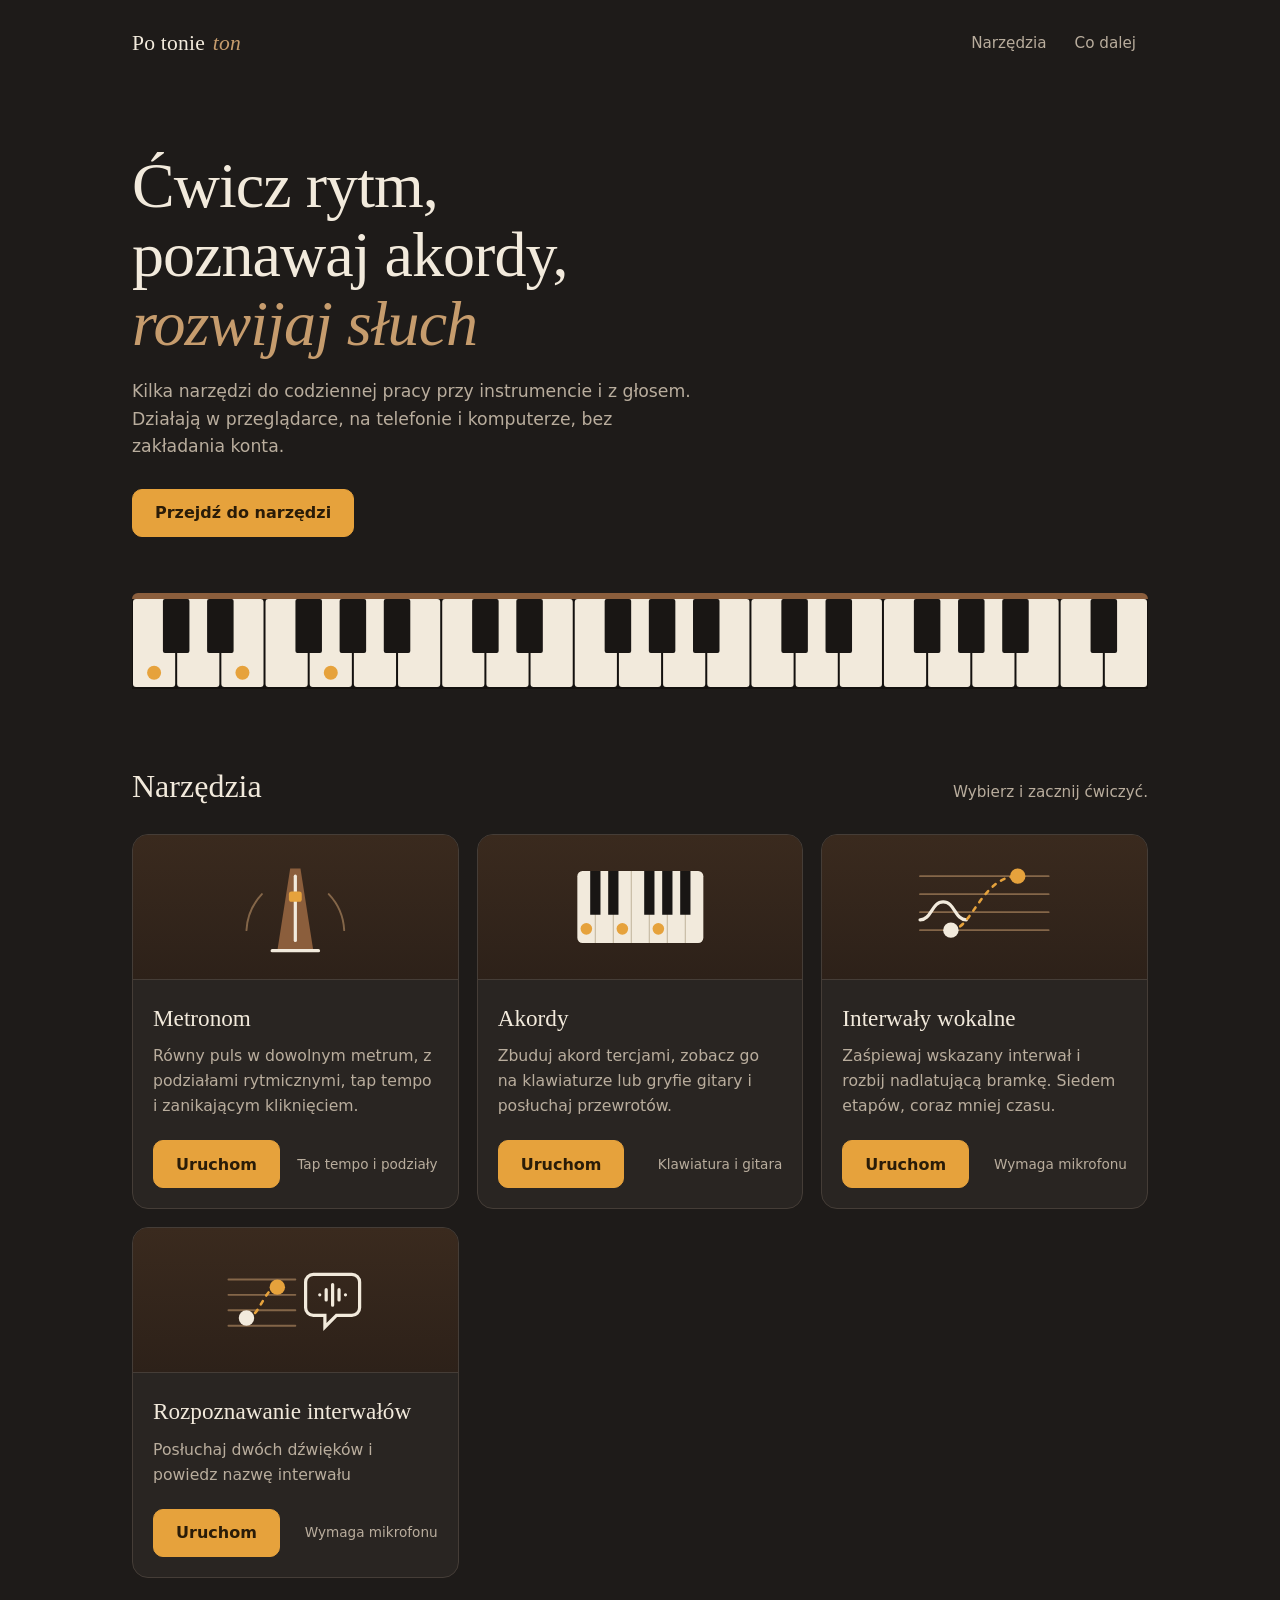
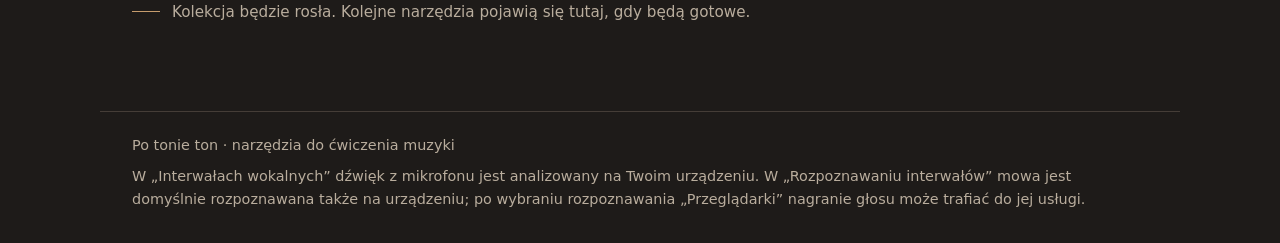
<file: index.html>
<!doctype html>
<html lang="pl">
<head>
<meta charset="utf-8">
<meta name="viewport" content="width=device-width, initial-scale=1, viewport-fit=cover">
<title>Po tonie ton</title>
<meta name="description" content="Narzędzia do ćwiczenia muzyki w przeglądarce: akordy, interwały wokalne i metronom. Bez konta i bez instalacji.">
<meta name="theme-color" content="#1e1b19">
<link rel="icon" type="image/svg+xml" href="assets/favicon.svg">
<!-- Po publikacji pod innym adresem zmień poniższe trzy adresy (patrz README). -->
<link rel="canonical" href="https://lukas-piano.github.io/PoTonieTon/">
<meta property="og:type" content="website">
<meta property="og:locale" content="pl_PL">
<meta property="og:site_name" content="Po tonie ton">
<meta property="og:title" content="Po tonie ton — ćwicz rytm, poznawaj akordy, rozwijaj słuch">
<meta property="og:description" content="Narzędzia do ćwiczenia muzyki w przeglądarce: akordy, interwały wokalne i metronom.">
<meta property="og:url" content="https://lukas-piano.github.io/PoTonieTon/">
<meta property="og:image:width" content="1200">
<meta property="og:image:height" content="630">
<meta property="og:image:alt" content="Po tonie ton — narzędzia do ćwiczenia muzyki">
<meta name="twitter:card" content="summary_large_image">
<link rel="stylesheet" href="assets/portal.css">
<meta property="og:image" content="https://lukas-piano.github.io/PoTonieTon/og-image.jpg">
</head>
<body>
<header class="wrap top">
  <a class="brand" href="#top" aria-label="Po tonie ton — strona główna">Po tonie <span>ton</span></a>
  <nav class="nav" aria-label="Główna">
    <a href="#narzedzia">Narzędzia</a>
    <a href="#rozwoj">Co dalej</a>
  </nav>
</header>

<main id="top">
  <section class="wrap hero">
    <h1>Ćwicz rytm, poznawaj akordy, <em>rozwijaj słuch</em></h1>
    <p>Kilka narzędzi do codziennej pracy przy instrumencie i z głosem. Działają w przeglądarce, na telefonie i komputerze, bez zakładania konta.</p>
    <a class="btn btn--primary" href="#narzedzia">Przejdź do narzędzi</a>
    <div class="keyboard" id="klawiatura"></div>
  </section>

  <section class="wrap tools" id="narzedzia" aria-labelledby="narzedzia-tytul">
    <div class="section-head">
      <h2 id="narzedzia-tytul">Narzędzia</h2>
      <p>Wybierz i zacznij ćwiczyć.</p>
    </div>
    <ul class="cards" id="lista-aplikacji">
      <!-- Karty rysuje assets/portal.js z katalogu assets/apps.js. Poniżej wersja bez JavaScriptu. -->
      <li class="card"><div class="card__body"><h3 class="card__title">Metronom</h3></div><div class="card__foot"><a class="btn btn--primary" data-app href="metronom/">Uruchom</a></div></li>
      <li class="card"><div class="card__body"><h3 class="card__title">Akordy</h3></div><div class="card__foot"><a class="btn btn--primary" data-app href="akordy/">Uruchom</a></div></li>
      <li class="card"><div class="card__body"><h3 class="card__title">Interwały wokalne</h3></div><div class="card__foot"><a class="btn btn--primary" data-app href="interwaly/">Uruchom</a></div></li>
      <li class="card"><div class="card__body"><h3 class="card__title">Rozpoznawanie interwałów</h3><p class="card__text">Posłuchaj dwóch dźwięków i powiedz nazwę interwału</p></div><div class="card__foot"><a class="btn btn--primary" data-app href="rozpoznawanie-interwalow/">Uruchom</a></div></li>
    </ul>
    <p class="growing" id="rozwoj">Kolekcja będzie rosła. Kolejne narzędzia pojawią się tutaj, gdy będą gotowe.</p>
  </section>
</main>

<footer class="wrap foot">
  <span>Po tonie ton · narzędzia do ćwiczenia muzyki</span>
  <span>W „Interwałach wokalnych” dźwięk z mikrofonu jest analizowany na Twoim urządzeniu. W „Rozpoznawaniu interwałów” mowa jest domyślnie rozpoznawana także na urządzeniu; po wybraniu rozpoznawania „Przeglądarki” nagranie głosu może trafiać do jej usługi.</span>
</footer>

<script src="assets/portal-link.js"></script>
<script src="assets/apps.js"></script>
<script src="assets/portal.js"></script>
</body>
</html>
</file>
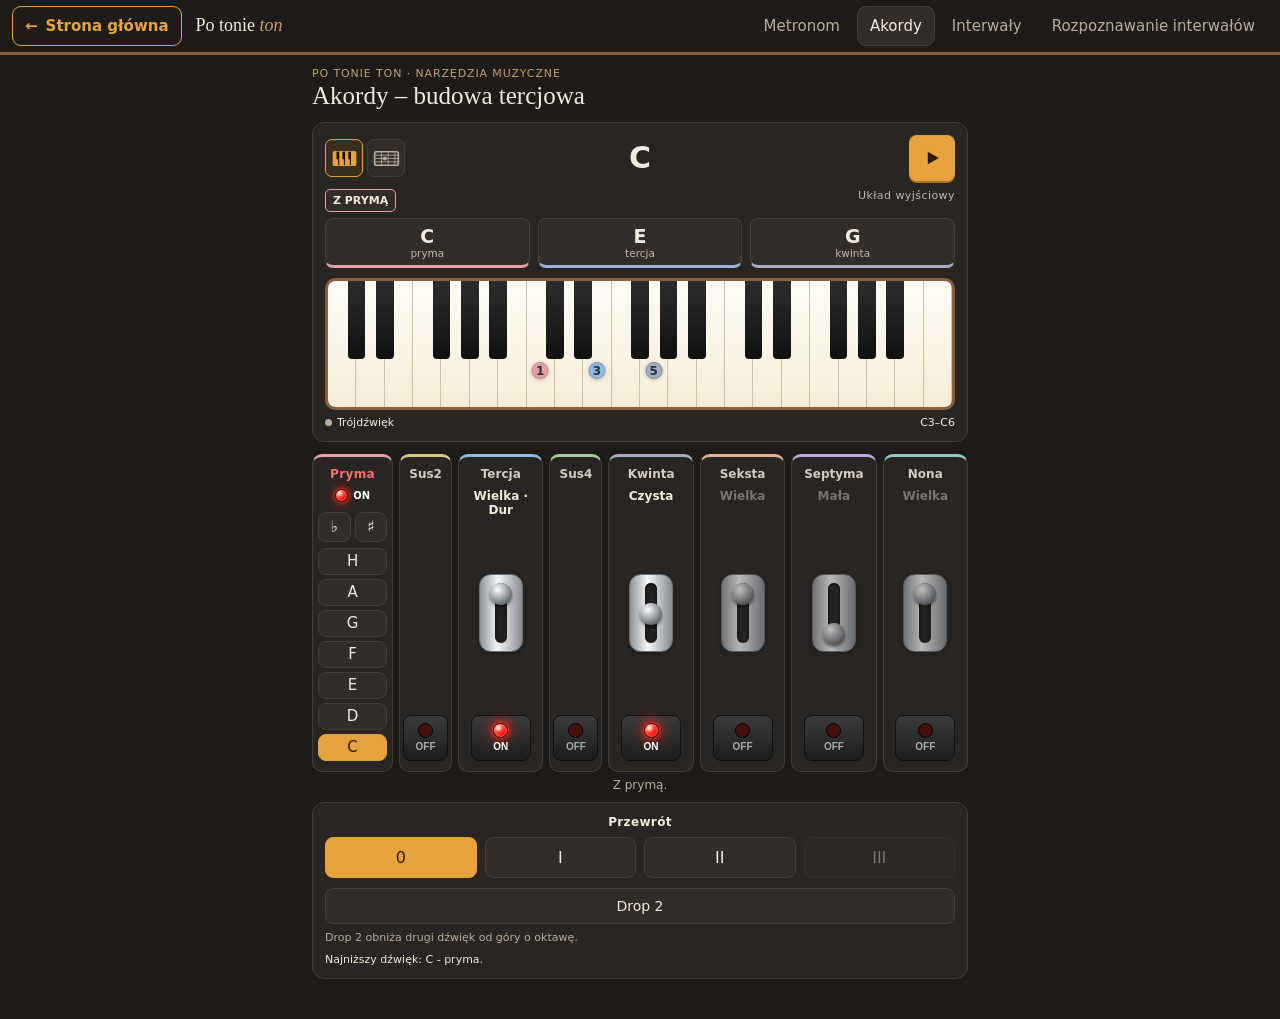
<file: akordy/index.html>
<!DOCTYPE html>
<html lang="pl">
<head>
<meta charset="utf-8">
<meta name="viewport" content="width=device-width, initial-scale=1">
<meta name="color-scheme" content="dark">
<meta name="theme-color" content="#1e1b19">
<link rel="icon" type="image/svg+xml" href="../assets/favicon.svg">
<title>Akordy – budowa tercjowa</title>

<meta property="og:type" content="website">
<meta property="og:locale" content="pl_PL">
<meta property="og:title" content="Akordy – budowa tercjowa">
<meta property="og:description" content="Poznaj budowę akordów, sprawdzaj ich dźwięki i przewroty na klawiaturze lub gryfie gitary oraz słuchaj ich brzmienia. Interaktywna aplikacja z portalu Po tonie ton.">
<meta property="og:url" content="https://lukas-piano.github.io/Po_tonie_ton/akordy/">
<meta property="og:image" content="https://lukas-piano.github.io/Po_tonie_ton/assets/og-image.png">
<meta property="og:image:type" content="image/png">
<meta property="og:image:alt" content="Akordy – interaktywna aplikacja do poznawania budowy akordów">
<link rel="canonical" href="https://lukas-piano.github.io/Po_tonie_ton/akordy/">
<style>
:root{
  color-scheme:dark;
  /* Paleta portalu „Po tonie ton”: ciepły grafit, drewno, złamana biel, bursztyn. */
  --bg:#1e1b19; --ink:#f2eadc; --card:#292522; --card-b:#453d37;
  --slate:#292522; --slate-b:#453d37; --accent:#e6a23c; --dark:#14110f;
  --surface-2:#322d29; --muted:#b9ad9d; --wood:#8b5e3c; --wood-light:#c69c6d; --amber-ink:#2a1c08;
}
*{box-sizing:border-box}
html,body{margin:0}
body{background:var(--bg);color:var(--ink);font-family:"Segoe UI",system-ui,-apple-system,Roboto,Arial,sans-serif;min-height:100vh;padding:12px 0 40px}
.app{max-width:680px;margin:0 auto;padding:0 12px}
.eyebrow{color:#f3e6cc;font-size:11px;letter-spacing:.08em;text-transform:uppercase}
a.eyebrow{display:inline-block;padding:9px 0;text-decoration:none}
a.eyebrow:hover{text-decoration:underline}
a.eyebrow:focus-visible{outline:2px solid #fff3da;outline-offset:2px}
h1{margin:2px 0 12px;color:#fff3da;font-size:21px;font-weight:700}
.card{background:var(--slate);border:1px solid var(--slate-b);border-radius:12px;padding:12px}
.card+.card{margin-top:12px}
.chord-head{display:flex;justify-content:space-between;align-items:flex-start}
#chordName{font-size:30px;font-weight:700;line-height:1.1;margin:2px 0 8px;min-height:34px}
#chordName sup{font-size:.6em;vertical-align:super;line-height:0}
#chordName small{font-size:.4em;font-weight:500;margin-left:6px;opacity:.7}
.play{width:46px;height:46px;border:0;border-radius:8px;background:var(--accent);color:#fff;cursor:pointer;display:grid;place-items:center;box-shadow:0 2px 0 #1a63b3}
.play:active{transform:translateY(1px);box-shadow:none}
.play svg{width:20px;height:20px;fill:#fff}
.meta{display:flex;justify-content:space-between;font-size:11px;letter-spacing:.04em;margin-bottom:6px}
.tag{border:0;background:none;padding:0;font:inherit;font-weight:700;text-transform:uppercase;cursor:pointer;color:var(--ink)}
.tag:hover{text-decoration:underline}
#invLabel{opacity:.75}
.cells{display:flex;gap:8px;margin-bottom:10px}
.cell{flex:1;min-width:0;background:#fff8ea;border:1px solid var(--card-b);border-radius:8px;padding:6px 2px;text-align:center;transition:background .12s,border-color .12s}
.cell b{display:block;font-size:19px}
.cell span{display:block;font-size:10.5px;opacity:.75}
.cell.bass{border-color:var(--ink)}
.cell.sound{background:#cfe5ff;border-color:var(--accent)}
.cells .empty{flex:1;text-align:center;opacity:.6;font-size:13px;padding:14px 0}
.dot{position:absolute;left:50%;width:62%;aspect-ratio:1;transform:translateX(-50%);border-radius:50%;display:grid;place-items:center;font-size:clamp(9px,1.5vw,12px);font-weight:800;line-height:1;color:#27313c;background:var(--accent);border:1px solid #cfe5ff;box-shadow:0 1px 4px rgba(0,0,0,.24);pointer-events:none}
.legend{display:flex;justify-content:space-between;font-size:11px;margin-top:6px}
.legend i{display:inline-block;width:7px;height:7px;border-radius:50%;background:var(--accent);margin-right:5px}
.title{text-align:center;font-size:12px;font-weight:700;margin-bottom:8px;letter-spacing:.03em}
.roots{display:grid;grid-template-columns:repeat(7,1fr);gap:8px}
.acc{display:grid;grid-template-columns:1fr 1fr;gap:8px;margin-top:8px}
.btn{border:1px solid var(--card-b);background:#fff8ea;border-radius:8px;padding:10px 4px;font:inherit;color:var(--ink);cursor:pointer;font-size:17px}
.acc .btn{font-size:14px;padding:11px 4px}
.btn:hover{background:#fff}
.btn.sel{background:var(--ink);color:#fff;border-color:var(--ink)}
.btn:focus-visible,.sw:focus-visible,.onoff:focus-visible,.tag:focus-visible,.play:focus-visible{outline:2px solid var(--accent);outline-offset:2px}
.panels{display:grid;grid-template-columns:minmax(0,.7fr) minmax(0,1fr) minmax(0,.7fr) repeat(4,minmax(0,1fr));gap:6px;margin-top:12px}
.panel{background:var(--card);border:1px solid var(--card-b);border-radius:10px;padding:10px 4px;text-align:center;display:flex;flex-direction:column;align-items:center}
.panel.key-tone{background:var(--slate);border-color:var(--slate-b)}
.panel h3{margin:0 0 8px;font-size:12px;font-weight:600;opacity:.85}
.panel .val{font-size:12px;font-weight:700;min-height:32px;transition:opacity .15s}
.panel.off .val{opacity:.4}
.sw{position:relative;width:44px;height:78px;margin:4px 0 12px;border-radius:12px;border:1px solid #6d7378;background:linear-gradient(90deg,#8d9399,#f5f6f7 42%,#858b91);cursor:pointer;box-shadow:0 2px 4px rgba(0,0,0,.25)}
.sw .slot{position:absolute;left:50%;top:8px;bottom:8px;width:12px;margin-left:-6px;border-radius:6px;background:#222;box-shadow:inset 0 1px 3px #000}
.sw .knob{position:absolute;left:50%;width:22px;height:22px;margin-left:-11px;border-radius:50%;background:radial-gradient(circle at 35% 30%,#fff,#8a8f94 55%,#2f3236);box-shadow:0 2px 3px rgba(0,0,0,.5);transition:top .15s}
.panel.off .sw{opacity:.7}
.panel.locked>*{opacity:.4}
.panel.btn-locked .onoff{opacity:.4;cursor:not-allowed}
.panel.locked .sw,.panel.locked .onoff{cursor:not-allowed;pointer-events:none}
.panel.sus{padding-left:3px;padding-right:3px}
.panel.sus .onoff{margin-top:auto;width:100%;max-width:60px}
.onoff{width:60px;height:46px;border:1px solid #111;border-radius:8px;background:linear-gradient(#3b3b3b,#1d1d1d);color:#fff;font-size:10px;font-weight:700;cursor:pointer;display:flex;flex-direction:column;align-items:center;justify-content:center;gap:3px}
.onoff i{width:15px;height:15px;border-radius:50%;background:#4a1010;border:1px solid #000}
.onoff.on i{background:radial-gradient(circle at 35% 30%,#ff9a9a,#e31b1b 55%,#8a0000);box-shadow:0 0 8px #ff2a2a}
.onoff:not(.on){color:#aaa}
.note{text-align:center;color:#f3e6cc;font-size:12px;margin:6px 0 10px}
.inv{background:var(--slate);border-color:var(--slate-b)}
.invs{display:flex;gap:8px}
.invs .btn{flex:1;background:#eceff1;border-color:var(--slate-b);font-size:16px}
.invs .btn.sel{background:var(--dark);border-color:var(--dark);color:#fff}
.invs .btn:disabled{opacity:.4;cursor:not-allowed}
#lowest{font-size:11px;margin-top:8px}
/* Jedna pastelowa paleta dla każdego składnika akordu. */
[data-id="pryma"]{--tone:#e6a0a3;--tone-soft:#f8e3e4;--tone-border:#ca8589}
[data-id="tercja"]{--tone:#91b9e0;--tone-soft:#e3eef9;--tone-border:#719bc4}
[data-id="sus2"]{--tone:#d8cc7c;--tone-soft:#f6f2d9;--tone-border:#b3a85c}
[data-id="sus4"]{--tone:#a3cf96;--tone-soft:#e6f3e1;--tone-border:#7fae72}
[data-id="kwinta"]{--tone:#a5aec1;--tone-soft:#e4e7ee;--tone-border:#7d889e}
[data-id="seksta"]{--tone:#e5b38e;--tone-soft:#faecdf;--tone-border:#c49370}
[data-id="septyma"]{--tone:#bea5dc;--tone-soft:#efe7f8;--tone-border:#9e83bd}
[data-id="nona"]{--tone:#8ec9c5;--tone-soft:#e1f2f0;--tone-border:#6aa7a3}
.cell[data-id],.panel[data-id]{background:var(--tone-soft);border-color:var(--tone-border)}
.cell[data-id].bass{border:2px solid var(--tone-border);padding:5px 1px}
.cell[data-id].sound{background:var(--tone);border-color:var(--tone-border);box-shadow:0 0 0 2px var(--tone-soft)}
.dot[data-id]{background:var(--tone);border-color:var(--tone-border);box-shadow:0 1px 4px rgba(0,0,0,.24)}
.panel[data-id] .onoff.on i{background:radial-gradient(circle at 32% 28%,#fff8f5 0%,#ffb7a8 16%,#ff3b2f 38%,#ed0808 65%,#9b0000 100%);border-color:#790000;box-shadow:inset 0 0 3px #ffb2a2,0 0 5px #ff3322,0 0 11px rgba(255,35,20,.9),0 0 19px rgba(255,35,20,.55)}
.card[data-id="pryma"] .btn{background:#eceff1;border-color:var(--slate-b)}
.card[data-id="pryma"] .btn.sel{background:var(--dark);border-color:var(--dark);color:#fff}
#primaBtn{padding:4px 7px;border-radius:5px;background:var(--tone-soft);border:1px solid var(--tone-border)}
.legend i{background:#909aa2}
@media (max-width:520px){
  .panels{gap:3px}.panel{padding:8px 1px}.panel h3{font-size:10.5px}
  .panel .val{font-size:8.5px;letter-spacing:-.02em;overflow-wrap:anywhere}
  .sw{width:34px}.onoff{width:42px;max-width:100%}
  .panel.sus{padding-left:1px;padding-right:1px}
  .cell b{font-size:16px}.roots,.cells{gap:5px}
}
/* Gryf: cienka struna e u góry, basowa E na dole. */
.guitar{border:3px solid #3b4652;border-radius:10px;overflow:hidden;background:#6b4935;user-select:none;touch-action:manipulation}
.fret-row{display:grid;grid-template-columns:24px repeat(13,minmax(0,1fr));height:31px}
.fret-row.header{height:24px;background:#404954;color:#f7f4ee;font-size:10px;text-align:center;align-items:center}
.string-label{display:grid;place-items:center;background:#404954;color:#f7f4ee;font-size:11px;font-weight:700}
.fret{position:relative;border:0;border-right:2px solid #b9b7b0;padding:0;background:transparent;color:inherit;cursor:pointer;min-width:0;display:grid;place-items:center}
.fret::before{content:'';position:absolute;left:0;right:0;top:50%;height:var(--string-width);background:#d8d3c9;box-shadow:0 1px 1px #36291f;pointer-events:none}
.fret.open{background:#ece4d4;border-right:3px solid #ece4d4}
.fret-row:nth-child(3n) .fret:not(.open){background:rgba(0,0,0,.04)}
.fret .dot{position:relative;left:auto;transform:none;width:min(23px,100%);aspect-ratio:1;font-size:11px;z-index:1}
.fret:focus-visible{outline:2px solid #fff;outline-offset:-3px;z-index:2}
.fret.muted::after{content:'×';position:relative;z-index:1;color:#424954;font-weight:700;font-size:15px;background:#ece4d4}
.guitar-note{font-size:11px;color:#4d5560;margin-top:7px;line-height:1.4}
@media(max-width:520px){.fret-row{grid-template-columns:19px repeat(13,minmax(0,1fr));height:29px}.fret .dot{font-size:9px}.fret-row.header{font-size:8px}}
[hidden]{display:none!important}
.chord-head{display:grid;grid-template-columns:82px minmax(0,1fr) 82px;align-items:center;gap:6px;margin-bottom:8px}
#chordName{text-align:center;margin:0;min-height:34px;overflow-wrap:anywhere}
.chord-head .play{justify-self:end}
.instrument-choice{display:flex;gap:4px}
.instrument-button{width:38px;height:38px;display:grid;place-items:center;background:#eceff1;border:1px solid var(--slate-b);border-radius:7px;color:var(--dark);padding:5px;cursor:pointer}
.instrument-button svg{width:27px;height:23px}
.instrument-button[aria-pressed="true"]{background:var(--dark);color:#fff;border-color:var(--dark)}
.instrument-button:focus-visible{outline:2px solid var(--accent);outline-offset:2px}
.piano{position:relative;height:132px;border:3px solid #3b4652;border-radius:10px;background:#3b4652;overflow:hidden;user-select:none;touch-action:manipulation}
.key{position:absolute;cursor:pointer}
.key.w{top:0;bottom:0;background:linear-gradient(#fffdf6,#f6edd8);border-right:1px solid #cdbf9f}
.key.b{top:0;height:62%;background:linear-gradient(#2c2c2c,#111);border-radius:0 0 4px 4px;z-index:2}
.key.w.press{background:#e9dcb9}.key.b.press{background:#444}
.key .lbl{position:absolute;left:4px;bottom:4px;font-size:8px;opacity:.55}
.key.w .dot{bottom:22%}.key.b .dot{bottom:10%;width:100%}
@media(max-width:520px){.piano{height:110px}.chord-head{grid-template-columns:72px minmax(0,1fr) 72px;gap:3px}#chordName{font-size:26px}.instrument-button{width:34px;height:36px;padding:4px}.instrument-button svg{width:24px}}
.drop-button{display:block;width:100%;margin-top:10px;font-size:14px;padding:9px}
.drop-button:disabled{opacity:.45;cursor:not-allowed}
.drop-help{font-size:11px;margin-top:6px;color:#4d5560;line-height:1.4}

/* ===== Motyw portalu. Kropki na klawiaturze i lampki ON zostają kolorowe; reszta w barwach strony głównej. ===== */
h1{color:var(--ink);font-family:"Iowan Old Style","Palatino Linotype",Palatino,"Noto Serif",Georgia,serif;font-weight:500;font-size:25px}
.eyebrow{color:var(--wood-light)}
.note,.guitar-note,.drop-help{color:var(--muted)}
.play{color:var(--amber-ink);box-shadow:0 2px 0 #a8731f}
.play svg{fill:var(--amber-ink)}
.btn,.invs .btn,.card[data-id="pryma"] .btn{background:var(--surface-2);border-color:var(--card-b);color:var(--ink)}
.btn:hover,.invs .btn:hover,.card[data-id="pryma"] .btn:hover{background:#3d3732}
.btn.sel,.invs .btn.sel,.card[data-id="pryma"] .btn.sel{background:var(--accent);border-color:var(--accent);color:var(--amber-ink)}
.cell[data-id]{background:var(--surface-2);border-color:var(--card-b);border-bottom:3px solid var(--tone)}
.cell[data-id].bass{border:2px solid var(--tone)}
.cell[data-id].sound{background:var(--tone);border-color:var(--tone);color:#1e1b19;box-shadow:0 0 0 2px rgba(242,234,220,.16)}
.panel[data-id]{background:var(--card);border-color:var(--card-b);border-top:3px solid var(--tone)}
#primaBtn{background:var(--surface-2);border-color:var(--tone)}
.legend i{background:var(--muted)}
.instrument-button{background:var(--surface-2);border-color:var(--card-b);color:var(--muted)}
.instrument-button[aria-pressed="true"]{background:#3a2e1c;border-color:var(--accent);color:var(--accent)}
.piano{border-color:var(--wood);background:var(--dark)}
.guitar{border-color:var(--wood)}
.fret-row.header,.string-label{background:var(--surface-2);color:var(--ink)}

/* ===== Wariant testowy: pryma jako pionowa kolumna obok sus2 ===== */
.panels{grid-template-columns:minmax(0,.95fr) minmax(0,.62fr) minmax(0,1fr) minmax(0,.62fr) repeat(4,minmax(0,1fr))}
.panel .sw{margin-top:auto;margin-bottom:auto}
.panel .onoff{margin-top:10px}
.rootcol{background:var(--card);border:1px solid var(--card-b);border-top:3px solid var(--tone);border-radius:10px;padding:10px 5px;display:flex;flex-direction:column;gap:6px;text-align:center;min-width:0}
.rootcol h3{margin:0;font-size:12px;font-weight:700;color:#f2716f;letter-spacing:.03em}
.lamp{display:flex;align-items:center;justify-content:center;gap:5px;font-size:10px;font-weight:700;color:#aaa;padding:2px 0 4px}
.lamp i{width:13px;height:13px;border-radius:50%;background:#4a1010;border:1px solid #000;flex:none}
.lamp.on{color:#fff}
.lamp.on i{background:radial-gradient(circle at 32% 28%,#fff8f5 0%,#ffb7a8 16%,#ff3b2f 38%,#ed0808 65%,#9b0000 100%);border-color:#790000;box-shadow:inset 0 0 3px #ffb2a2,0 0 5px #ff3322,0 0 11px rgba(255,35,20,.9)}
.rootcol .acc{display:grid;grid-template-columns:1fr 1fr;gap:4px;margin:0}
.rootcol .acc .btn{padding:5px 0;font-size:16px;line-height:1.1}
.rootcol .roots{display:flex;flex-direction:column;gap:4px;flex:1}
.rootcol .roots .btn{flex:1;min-height:27px;padding:0;font-size:15px}
@media (max-width:520px){
  .panel .val{font-size:8px}
  .rootcol{padding:8px 2px;gap:5px}
  .rootcol h3{font-size:10.5px}
  .lamp{gap:3px;font-size:9px}
  .rootcol .acc{gap:2px}
  .rootcol .roots{gap:3px}
  .rootcol .roots .btn,.rootcol .acc .btn{font-size:14px}
}
</style>
</head>
<body>
<div class="app">
  <div class="eyebrow">Po tonie ton · Narzędzia muzyczne</div>
  <h1>Akordy – budowa tercjowa</h1>

  <section class="card" aria-label="Akord">
    <div class="chord-head">
      <div class="instrument-choice" role="group" aria-label="Wybór instrumentu">
        <button type="button" id="pianoView" class="instrument-button" title="Klawiatura" aria-label="Pokaż klawiaturę" aria-pressed="true">
          <svg viewBox="0 0 32 24" aria-hidden="true"><rect x="2" y="3" width="28" height="18" rx="2" fill="currentColor"/><path d="M9 4v16M16 4v16M23 4v16" stroke="var(--slate)" stroke-width="1.5"/><path d="M8 4v9M15 4v9M22 4v9" stroke="var(--dark)" stroke-width="3"/></svg>
        </button>
        <button type="button" id="guitarView" class="instrument-button" title="Gryf gitary" aria-label="Pokaż gryf gitary" aria-pressed="false">
          <svg viewBox="0 0 32 24" aria-hidden="true"><rect x="2" y="4" width="28" height="16" rx="2" fill="none" stroke="currentColor" stroke-width="2"/><path d="M3 8h26M3 12h26M3 16h26M10 5v14M18 5v14M26 5v14" stroke="currentColor" stroke-width="1"/><circle cx="14" cy="12" r="2.5" fill="currentColor"/></svg>
        </button>
      </div>
      <div id="chordName" aria-live="polite"></div>
      <button class="play" id="playBtn" title="Odtwórz akord (arpeggio, potem razem)" aria-label="Odtwórz akord">
        <svg viewBox="0 0 24 24"><path d="M7 4.5v15l13-7.5z"/></svg>
      </button>
    </div>
    <div class="meta">
      <button class="tag" data-id="pryma" id="primaBtn" title="Kliknij, aby dodać lub pominąć prymę"></button>
      <span id="invLabel"></span>
    </div>
    <div class="cells" id="cells"></div>
    <div class="piano" id="piano" aria-label="Klawiatura C3–C6"></div>
    <div class="guitar" id="guitar" hidden aria-label="Gryf gitary, sześć strun, progi od 0 do 12"></div>
    <div class="guitar-note" id="guitarNote" hidden></div>
    <div class="legend"><span><i></i><span id="kind"></span></span><span id="instrumentRange">C3–C6</span></div>
  </section>

  <div class="panels" id="panels">
    <section class="rootcol" data-id="pryma" aria-label="Pryma">
      <h3>Pryma</h3>
      <div class="lamp" id="primaLamp" role="status" title="Pokazuje, czy pryma występuje w akordzie"><i></i><span></span></div>
      <div class="acc">
        <button class="btn" id="flatBtn" title="Bemol" aria-label="Bemol">♭</button>
        <button class="btn" id="sharpBtn" title="Krzyżyk" aria-label="Krzyżyk">♯</button>
      </div>
      <div class="roots" id="roots"></div>
    </section>
  </div>
  <div class="note" id="primaNote"></div>

  <section class="card inv" aria-label="Przewrót">
    <div class="title">Przewrót</div>
    <div class="invs" id="invs"></div>
    <button type="button" class="btn drop-button" id="drop2Btn" aria-pressed="false" title="Obniż drugi dźwięk od góry o oktawę">Drop 2</button>
    <div class="drop-help" id="drop2Help"></div>
    <div id="lowest"></div>
  </section>
</div>

<script>
(function(){
'use strict';

var LET = ['C','D','E','F','G','A','H'];
var SEM = [0,2,4,5,7,9,11];
var SHARP_NAMES = ['C','C♯','D','D♯','E','F','F♯','G','G♯','A','A♯','H'];
var ROMAN = ['0','I','II','III','IV','V'];
var INTERVAL_NUMBERS = {pryma:1,sus2:2,sus4:4,tercja:3,kwinta:5,seksta:6,septyma:7,nona:9};
var LOW = 48, HIGH = 84; /* C3 … C6: trzy oktawy, C4 = 60 */

var DEGS = [
  {id:'tercja', title:'Tercja', steps:2, keyTone:true,
   opts:[{semis:4,label:'Wielka · Dur',kind:'maj'},{semis:3,label:'Mała · Moll',kind:'min'}]},
  {id:'kwinta', title:'Kwinta', steps:4, keyTone:false,
   opts:[{semis:8,label:'Zwiększona',kind:'aug'},{semis:7,label:'Czysta',kind:'perf'},{semis:6,label:'Zmniejszona',kind:'dim'}]},
  {id:'seksta', title:'Seksta', steps:5, keyTone:false,
   opts:[{semis:9,label:'Wielka',kind:'maj'},{semis:8,label:'Mała',kind:'min'}]},
  {id:'septyma', title:'Septyma', steps:6, keyTone:true,
   opts:[{semis:11,label:'Wielka',kind:'maj'},{semis:10,label:'Mała',kind:'min'},{semis:9,label:'Zmniejszona',kind:'dim'}]},
  {id:'nona', title:'Nona', steps:8, keyTone:false,
   opts:[{semis:14,label:'Wielka',kind:'maj'},{semis:13,label:'Mała',kind:'min'}]}
];
/* Sus: stały interwał bez odmian. Sekunda wielka albo kwarta czysta w miejscu tercji. */
var SUS = {2:{id:'sus2',title:'Sus2',steps:1,semis:2}, 4:{id:'sus4',title:'Sus4',steps:3,semis:5}};
var KINDS = ['Dźwięk','Dwudźwięk','Trójdźwięk','Czterodźwięk','Pięciodźwięk','Sześciodźwięk'];

var DEFAULT = {
  root:0, acc:0, prima:true, inv:0, drop2:false, autoPrima:false, sus:0, /* sus: 0, 2 albo 4 – zastępuje tercję */
  on:{tercja:true,kwinta:true,seksta:false,septyma:false,nona:false},
  idx:{tercja:0,kwinta:1,seksta:0,septyma:1,nona:0}
};
/* Każde otwarcie zaczynamy od C-dur z prymą. */
var st = clone(DEFAULT);

function clone(o){ return JSON.parse(JSON.stringify(o)); }
function accStr(a){ return a > 0 ? '♯'.repeat(a) : (a < 0 ? '♭'.repeat(-a) : ''); }
function degOf(id){ return DEGS.filter(function(d){ return d.id === id; })[0]; }

function diminishedTriad(){
  return st.on.tercja && st.idx.tercja === 1 && st.on.kwinta && st.idx.kwinta === 2;
}
function optionCount(d){
  return d.id === 'septyma' && !diminishedTriad() ? 2 : d.opts.length;
}

/* ---------- zasady wyboru dźwięków ---------- */
/* Przy sus4 seksta istnieje tylko w 9sus4: septyma mała + nona wielka. */
function sus4SixAllowed(){
  return st.sus === 4 && st.on.septyma && st.idx.septyma === 1 && st.on.nona && st.idx.nona === 0;
}
function augActive(){ return st.on.kwinta && st.idx.kwinta === 0; }
function minorActive(){ return st.on.tercja && st.idx.tercja === 1; }
/* Zakres aplikacji: bez seksty przy kwincie zwiększonej. */
function sekstaLocked(){ return (st.sus === 4 && !sus4SixAllowed()) || augActive(); }
/* Zakres aplikacji: bez septymy małej przy sus2. */
function septymaLocked(){ return st.sus === 2 && !st.on.septyma && st.idx.septyma === 1; }
/* Odmiany, które wajcha może teraz wybrać. */
function allowedIdx(d){
  var a = [], n = optionCount(d);
  for(var i = 0; i < n; i++){
    if(d.id === 'kwinta' && i === 0 && minorActive()) continue; /* moll bez kwinty zwiększonej */
    if(d.id === 'septyma' && i === 1 && st.sus === 2) continue;
    a.push(i);
  }
  return a;
}
function normalize(changed){
  /* Tercja i sus wykluczają się: włączona tercja (także wybór dur/moll) gasi sus. */
  if(st.on.tercja) st.sus = 0;
  /* Sus2 i nona wielka to ten sam dźwięk w dwóch oktawach – wykluczają się wzajemnie. */
  if(st.sus === 2 && st.on.nona && st.idx.nona === 0){
    if(changed === 'sus2'){ st.on.nona = false; st.prima = true; }
    else { st.sus = 0; st.on.tercja = true; }
  }
  if(st.idx.septyma === 2 && !diminishedTriad()) st.idx.septyma = 1;
  if(changed === 'nona' && !st.on.nona) st.prima = true;
  if(minorActive() && st.idx.kwinta === 0) st.idx.kwinta = 1; /* moll: wraca kwinta czysta */
  if(st.sus === 2 && st.on.septyma && st.idx.septyma === 1) st.on.septyma = false;
  if(augActive()) st.on.seksta = false;
  if(st.sus === 4 && st.on.seksta){
    if(sus4SixAllowed()) st.idx.seksta = 0; /* tylko seksta wielka (13) */
    else{ st.on.seksta = false; if(changed !== 'seksta') st.on.kwinta = true; } /* wraca kwinta */
  }
  /* Wyjątki: dominanta z tercją wielką oraz 9sus4 (nona wielka, septyma mała). */
  var dominantSix = st.on.nona && st.idx.seksta === 0 && st.idx.septyma === 1 &&
    ((st.on.tercja && st.idx.tercja === 0) || (st.sus === 4 && st.idx.nona === 0));
  if(st.on.seksta && st.on.septyma){
    if(dominantSix){
      /* Dopiero tutaj seksta zastępuje kwintę, zachowując septymę. */
      if(changed === 'kwinta' && st.on.kwinta) st.on.seksta = false;
      else st.on.kwinta = false;
    }else{
      /* Bez tego wyjątku seksta i septyma zastępują się wzajemnie. */
      if(changed === 'seksta') st.on.septyma = false;
      else st.on.seksta = false;
    }
  }
  /* Nona może współistnieć z prymą, dopóki cały układ ma do czterech dźwięków. */
  var count = (st.prima ? 1 : 0) + (st.sus ? 1 : 0) + DEGS.filter(function(d){ return st.on[d.id]; }).length;
  if(st.on.nona && count > 4){ st.prima = false; st.autoPrima = true; }
  /* Pryma zdjęta automatycznie wraca, gdy znów mieści się w czterech dźwiękach. */
  else if(st.autoPrima && !st.prima && count < 4){ st.prima = true; st.autoPrima = false; }
  if(st.prima || !st.on.nona) st.autoPrima = false;
}

/* ---------- teoria ---------- */
function compute(){
  normalize();
  var base = LOW + SEM[st.root] + st.acc;
  var rootMidi = st.root >= 5 ? base : base + 12; /* Akordy od A i H zaczynają w A3 i H3. */
  var notes = [];
  function mk(id, steps, semis){
    var li = (st.root + steps) % 7;
    var oct = Math.floor((st.root + steps) / 7);
    var natural = SEM[li] + 12 * oct - SEM[st.root];
    var acc = st.acc + semis - natural; /* poprawna pisownia interwału */
    notes.push({id:id, semis:semis, name:LET[li] + accStr(acc)});
  }
  if(st.prima) mk('pryma', 0, 0);
  if(st.sus) mk(SUS[st.sus].id, SUS[st.sus].steps, SUS[st.sus].semis);
  DEGS.forEach(function(d){ if(st.on[d.id]) mk(d.id, d.steps, d.opts[st.idx[d.id]].semis); });

  /* add9: nona brzmi jako sekunda między prymą a tercją. */
  if(st.on.tercja && st.on.kwinta && !st.on.seksta && !st.on.septyma && st.on.nona){
    notes.forEach(function(n){ if(n.id === 'nona') n.semis -= 12; });
  }
  notes.sort(function(a,b){ return a.semis - b.semis; });
  st.inv = Math.max(0, Math.min(st.inv, Math.max(0, notes.length - 1)));
  notes.forEach(function(n,i){ n.midi = rootMidi + n.semis + (i < st.inv ? 12 : 0); });
  var originalMidis=notes.map(function(n){return n.midi;});
  var dropUnavailable=false;
  var dropApplied = st.drop2 && notes.length >= 3;
  if(dropApplied){
    /* Układ skupiony aktualnego przewrotu; głosy liczymy od góry. */
    var floor = Math.min.apply(null,notes.map(function(n){return n.midi;}));
    notes.forEach(function(n){n.midi = floor + ((n.midi-floor)%12);});
    var voices = notes.slice().sort(function(a,b){return a.midi-b.midi;});
    voices[voices.length-2].midi -= 12;
  }
  /* jeśli akord wychodzi poza klawiaturę – obniż o oktawę */
  if(notes.length){
    var mx = Math.max.apply(null, notes.map(function(n){ return n.midi; }));
    var mn = Math.min.apply(null, notes.map(function(n){ return n.midi; }));
    while(mn < LOW && mx + 12 <= HIGH){ notes.forEach(function(n){ n.midi += 12; }); mx += 12; mn += 12; }
    while(mx > HIGH && mn - 12 >= LOW){ notes.forEach(function(n){ n.midi -= 12; }); mx -= 12; mn -= 12; }
  }
  if(dropApplied && notes.some(function(n){return n.midi < LOW || n.midi > HIGH;})){
    /* Nie chowamy głosów poza stałą klawiaturą w nietypowych szerokich układach. */
    dropUnavailable=true;dropApplied=false;
    notes.forEach(function(n,i){n.midi=originalMidis[i];});
    var max=Math.max.apply(null,notes.map(function(n){return n.midi;}));
    var min=Math.min.apply(null,notes.map(function(n){return n.midi;}));
    while(max>HIGH && min-12>=LOW){notes.forEach(function(n){n.midi-=12;});max-=12;min-=12;}
  }
  var bass = notes.length ? notes.reduce(function(a,b){ return b.midi < a.midi ? b : a; }) : null;
  return {notes:notes, bass:bass, dropApplied:dropApplied, dropUnavailable:dropUnavailable, rootName:LET[st.root] + accStr(st.acc)};
}

function kindOf(id){ return st.on[id] ? degOf(id).opts[st.idx[id]].kind : null; }

function chordSymbol(c){
  var t = kindOf('tercja'), f = kindOf('kwinta'), s6 = kindOf('seksta'), s7 = kindOf('septyma'), s9 = kindOf('nona');
  var noExt = !s6 && !s7 && !s9;
  var q = '', ext = '', alt = '', extra = [], sus = st.sus ? 'sus' + st.sus : '';
  if(t === 'min') q = 'm';
  if(f === 'dim'){ if(t === 'min' && noExt) q = 'dim'; else alt = '♭5'; }
  if(f === 'aug'){ if(t === 'maj' && noExt) q = 'aug'; else alt = '♯5'; }

  if(s7 === 'dim'){
    q = 'dim'; ext = '7'; alt = '';
    if(s9) extra.push(s9 === 'maj' ? 'add9' : 'add♭9');
  }else if(s7){
    if(s9){ ext = (s7 === 'maj' ? 'maj' : '') + (s9 === 'maj' ? '9' : '7'); if(s9 === 'min') extra.push('♭9'); }
    else ext = s7 === 'maj' ? 'maj7' : '7';
    if(s6) extra.push(st.sus ? 'add13' : 'add6');
  } else if(s6 === 'min'){
    extra.push('add♭6');
    if(s9) extra.push(s9 === 'maj' ? 'add9' : 'add♭9');
  } else if(s6 && s9){
    if(s9 === 'maj') ext = '6/9'; else { ext = '6'; extra.push('add♭9'); }
  } else if(s6) ext = '6';
  else if(s9) ext = s9 === 'maj' ? 'add9' : 'add♭9';

  if(sus){
    /* Sus zastępuje tercję: bez „bez 3”, a samotna nona to dodatek, nie sus2. */
    if(ext.indexOf('add') === 0){ extra.unshift(ext); ext = ''; }
    if(!f && !(s6 && s7)) extra.push('bez 5'); /* w 9sus4(add13) seksta zastępuje kwintę */
  }else if(!t && f === 'perf' && noExt && st.prima) ext = '5';
  else{
    if(!t) extra.push('bez 3');
    if(!f && t) extra.push('bez 5');
  }
  if(alt) extra.unshift(alt);
  var sup = ext + sus + (extra.length ? '(' + extra.join(', ') + ')' : '');
  var html = c.rootName + q + (sup ? '<sup>' + sup + '</sup>' : '');
  return html;
}

/* ---------- wybór instrumentu i klawiatura ---------- */
var instrument = 'piano';
var piano = document.getElementById('piano'), keyEls = {}, pianoLow = null;
function buildPiano(low){
  if(pianoLow === low)return;
  pianoLow=low;piano.innerHTML='';keyEls={};
  function isBlack(m){return [1,3,6,8,10].indexOf(m%12)>=0;}
  var whites=0;for(var m=low;m<=HIGH;m++)if(!isBlack(m))whites++;
  var w=100/whites,wi=0,blacks=[];
  for(var m=low;m<=HIGH;m++){
    var el=document.createElement('div');el.dataset.midi=m;el.title=SHARP_NAMES[m%12]+(Math.floor(m/12)-1);
    if(!isBlack(m)){
      el.className='key w';el.style.left=(wi*w)+'%';el.style.width=w+'%';
      if(m%12===0){var l=document.createElement('span');l.className='lbl';l.textContent='C'+(Math.floor(m/12)-1);el.appendChild(l);}
      piano.appendChild(el);wi++;
    }else{el.className='key b';el.style.width=(w*.62)+'%';el.style.left=(wi*w-w*.31)+'%';blacks.push(el);}
    keyEls[m]=el;
  }
  blacks.forEach(function(b){piano.appendChild(b);});
}
function renderPiano(c){
  buildPiano(LOW);
  piano.setAttribute('aria-label','Klawiatura C3–C6');
  piano.querySelectorAll('.dot').forEach(function(dot){dot.remove();});
  c.notes.forEach(function(n){
    var key=keyEls[n.midi];if(!key)return;
    var dot=document.createElement('span');dot.className='dot';dot.dataset.id=n.id;dot.textContent=INTERVAL_NUMBERS[n.id];key.appendChild(dot);
  });
}
piano.addEventListener('pointerdown',function(e){
  var key=e.target.closest('.key');if(!key)return;
  key.classList.add('press');setTimeout(function(){key.classList.remove('press');},180);
  tone(+key.dataset.midi,0,1.2,.25,ctxGet().destination);
});
function displayNotes(c){return instrument==='guitar' ? guitarVoicing(c) : c.notes;}
function selectInstrument(next){
  instrument=next;
  timers.forEach(clearTimeout);timers=[];
  document.querySelectorAll('.cell.sound').forEach(function(cell){cell.classList.remove('sound');});
  if(bus && ctx)bus.gain.setTargetAtTime(0,ctx.currentTime,.03);
  update();
}
document.getElementById('pianoView').addEventListener('click',function(){selectInstrument('piano');});
document.getElementById('guitarView').addEventListener('click',function(){selectInstrument('guitar');});

/* ---------- gryf gitary ---------- */
var GUITAR_STRINGS = [64,59,55,50,45,40];
var guitar = document.getElementById('guitar');
function guitarVoicing(c){
  if(!c.notes.length) return [];
  var pitches = c.notes.map(function(n){ return n.midi % 12; });
  var bassPitch = c.bass.midi % 12;
  var candidates = GUITAR_STRINGS.map(function(open){
    var list = [];
    for(var fret=0;fret<=12;fret++){
      var index = pitches.indexOf((open + fret) % 12);
      if(index >= 0) list.push({index:index,fret:fret,midi:open+fret});
    }
    return list;
  });
  var target = c.notes.slice().sort(function(a,b){return a.midi-b.midi;});
  var best = null, bestScore = Infinity;
  function search(string, used, grip){
    if(grip.length === c.notes.length){
      var bass = grip.reduce(function(a,b){ return a.midi < b.midi ? a : b; });
      if(bass.midi % 12 !== bassPitch) return;
      if(c.dropApplied){
        var ordered = grip.slice().sort(function(a,b){return a.midi-b.midi;});
        for(var i=0;i<target.length;i++){
          if(ordered[i].id!==target[i].id || ordered[i].midi-ordered[0].midi!==target[i].midi-target[0].midi)return;
        }
      }
      var pressed = grip.filter(function(n){ return n.fret > 0; }).map(function(n){ return n.fret; });
      var low = pressed.length ? Math.min.apply(null,pressed) : 0;
      var high = pressed.length ? Math.max.apply(null,pressed) : 0;
      var span = high-low;
      var stringIndices = grip.map(function(n){ return n.string; });
      var gaps = Math.max.apply(null,stringIndices)-Math.min.apply(null,stringIndices)+1-grip.length;
      var score = Math.max(0,span-3)*1000 + span*15 + high*3 + gaps*10 + pressed.length;
      if(score < bestScore){ bestScore=score; best=grip.slice(); }
      return;
    }
    if(string >= 6 || grip.length + 6-string < c.notes.length) return;
    search(string+1,used,grip);
    candidates[string].forEach(function(n){
      if(used & (1<<n.index)) return;
      var note = {id:c.notes[n.index].id,name:c.notes[n.index].name,midi:n.midi,fret:n.fret,string:string};
      grip.push(note); search(string+1,used | (1<<n.index),grip); grip.pop();
    });
  }
  search(0,0,[]);
  return best || [];
}
function renderGuitar(c){
  var grip = guitarVoicing(c);
  guitar.innerHTML = '';
  var header = document.createElement('div'); header.className='fret-row header';
  header.appendChild(document.createElement('span'));
  for(var f=0;f<=12;f++){var label=document.createElement('span');label.textContent=f;header.appendChild(label);}
  guitar.appendChild(header);
  GUITAR_STRINGS.forEach(function(open,index){
    var row=document.createElement('div');row.className='fret-row';row.style.setProperty('--string-width',(1+index*.3)+'px');
    var label=document.createElement('span');label.className='string-label';label.textContent=['e','H','G','D','A','E'][index];row.appendChild(label);
    var selected=grip.filter(function(n){return n.string===index;})[0];
    for(var fret=0;fret<=12;fret++){
      var button=document.createElement('button');button.type='button';button.className='fret'+(fret===0?' open':'');button.dataset.midi=open+fret;
      button.setAttribute('aria-label','Struna '+(index+1)+', '+(fret===0?'pusta':'próg '+fret));
      if(selected && selected.fret===fret){
        var dot=document.createElement('span');dot.className='dot';dot.dataset.id=selected.id;dot.textContent=INTERVAL_NUMBERS[selected.id];button.title=selected.name+' – '+selected.id;button.appendChild(dot);
      }else if(fret===0 && !selected) button.classList.add('muted');
      row.appendChild(button);
    }
    guitar.appendChild(row);
  });
  var pressed=grip.filter(function(n){return n.fret>0;}).map(function(n){return n.fret;});
  var span=pressed.length ? Math.max.apply(null,pressed)-Math.min.apply(null,pressed) : 0;
  document.getElementById('guitarNote').textContent=(c.notes.length && !grip.length ? 'Brak układu tego voicingu w zakresie 0–12. Wybierz inny przewrót lub klawiaturę.' : '0 = pusta struna · × = struna pomijana. Kółka wskazują jeden układ akordu.'+(span>3?' Ten układ wymaga dużego rozstawu palców.':''));
}
guitar.addEventListener('click',function(e){
  var fret=e.target.closest('.fret');if(!fret)return;
  tone(+fret.dataset.midi,0,1.2,.25,ctxGet().destination);
});

/* ---------- dźwięk ---------- */
var ctx = null, bus = null, timers = [];
function ctxGet(){
  if(!ctx) ctx = new (window.AudioContext || window.webkitAudioContext)();
  if(ctx.state === 'suspended') ctx.resume();
  return ctx;
}
function tone(midi, delay, dur, vol, dest){
  var c = ctxGet(), t0 = c.currentTime + delay;
  var f = 440 * Math.pow(2, (midi - 69) / 12);
  var g = c.createGain();
  g.gain.setValueAtTime(0.0001, t0);
  g.gain.exponentialRampToValueAtTime(vol, t0 + 0.012);
  g.gain.exponentialRampToValueAtTime(0.0001, t0 + dur);
  g.connect(dest);
  [['triangle',1,1],['sine',2,0.25],['sine',3,0.08]].forEach(function(p){
    var o = c.createOscillator(), og = c.createGain();
    o.type = p[0]; o.frequency.value = f * p[1]; og.gain.value = p[2];
    o.connect(og); og.connect(g);
    o.start(t0); o.stop(t0 + dur + 0.05);
  });
}
function flash(id, ms, len){
  timers.push(setTimeout(function(){
    var el = document.querySelector('.cell[data-id="' + id + '"]');
    if(el){ el.classList.add('sound'); timers.push(setTimeout(function(){ el.classList.remove('sound'); }, len)); }
  }, ms));
}
function playChord(){
  var c = ctxGet();
  timers.forEach(clearTimeout); timers = [];
  document.querySelectorAll('.cell.sound').forEach(function(x){ x.classList.remove('sound'); });
  if(bus) bus.gain.setTargetAtTime(0, c.currentTime, 0.03);
  bus = c.createGain(); bus.gain.value = 1; bus.connect(c.destination);

  var sorted = displayNotes(compute()).slice().sort(function(a,b){ return a.midi - b.midi; });
  var n = sorted.length;
  if(!n) return;
  var vol = 0.32 / Math.sqrt(n), step = 0.26;
  sorted.forEach(function(nt,i){ tone(nt.midi, i * step, 0.9, vol, bus); flash(nt.id, i * step * 1000, 450); });
  var t = n * step + 0.1;
  sorted.forEach(function(nt){ tone(nt.midi, t, 1.8, vol, bus); flash(nt.id, t * 1000, 1200); });
}

/* ---------- budowa UI ---------- */
var rootsEl = document.getElementById('roots');
LET.forEach(function(l,i){
  var b = document.createElement('button');
  b.className = 'btn'; b.textContent = l; b.dataset.i = i;
  b.addEventListener('click', function(){ st.root = i; update(); });
  rootsEl.insertBefore(b, rootsEl.firstChild); /* H u góry, C na dole */
});
document.getElementById('flatBtn').addEventListener('click', function(){ st.acc = st.acc === -1 ? 0 : -1; update(); });
document.getElementById('sharpBtn').addEventListener('click', function(){ st.acc = st.acc === 1 ? 0 : 1; update(); });
document.getElementById('primaBtn').addEventListener('click', function(){ st.prima = !st.prima; st.autoPrima = false; update('pryma'); });
document.getElementById('playBtn').addEventListener('click', playChord);
document.getElementById('drop2Btn').addEventListener('click',function(){st.drop2=!st.drop2;update();});

var panelsEl = document.getElementById('panels');
function addSusPanel(n){
  var s = SUS[n], p = document.createElement('div');
  p.className = 'panel sus'; p.dataset.id = s.id;
  p.innerHTML = '<h3>' + s.title + '</h3>' +
    '<button class="onoff" aria-label="' + s.title + ' włącz/wyłącz" title="' +
    (n === 2 ? 'Sekunda wielka zamiast tercji' : 'Kwarta czysta zamiast tercji') + '"><i></i><span></span></button>';
  p.querySelector('.onoff').addEventListener('click', function(){
    st.sus = st.sus === n ? 0 : n;
    st.on.tercja = st.sus === 0; /* wyłączenie sus przywraca tercję z zapamiętaną odmianą */
    update(s.id);
  });
  panelsEl.appendChild(p);
}
DEGS.forEach(function(d){
  if(d.id === 'tercja') addSusPanel(2);
  var p = document.createElement('div');
  p.className = 'panel' + (d.keyTone ? ' key-tone' : '');
  p.dataset.id = d.id;
  p.innerHTML =
    '<h3>' + d.title + '</h3><div class="val"></div>' +
    '<div class="sw" tabindex="0" role="slider" aria-label="' + d.title + '"><div class="slot"></div><div class="knob"></div></div>' +
    '<button class="onoff" aria-label="' + d.title + ' włącz/wyłącz"><i></i><span></span></button>';
  var sw = p.querySelector('.sw');
  sw.addEventListener('click', function(){
    if(d.id === 'seksta' && sekstaLocked()) return;
    var a = allowedIdx(d);
    st.idx[d.id] = a[(a.indexOf(st.idx[d.id]) + 1) % a.length];
    st.on[d.id] = true;
    update(d.id);
  });
  sw.addEventListener('keydown', function(e){
    if(d.id === 'seksta' && sekstaLocked()) return;
    var a = allowedIdx(d), i = a.indexOf(st.idx[d.id]);
    if(e.key === 'ArrowUp' || e.key === 'ArrowLeft') i = Math.max(0, i - 1);
    else if(e.key === 'ArrowDown' || e.key === 'ArrowRight') i = Math.min(a.length - 1, i + 1);
    else if(e.key === ' ' || e.key === 'Enter') i = (i + 1) % a.length;
    else return;
    e.preventDefault();
    st.idx[d.id] = a[i];
    st.on[d.id] = true;
    update(d.id);
    p.querySelector('.sw').focus();
  });
  p.querySelector('.onoff').addEventListener('click', function(){
    if(d.id === 'seksta' && sekstaLocked()) return;
    if(d.id === 'septyma' && septymaLocked()) return;
    st.on[d.id] = !st.on[d.id]; update(d.id);
  });
  panelsEl.appendChild(p);
  if(d.id === 'tercja') addSusPanel(4);
});

/* ---------- odświeżanie ---------- */
function update(changed){
  normalize(changed);
  var c = compute();

  document.getElementById('chordName').innerHTML = c.notes.length ? chordSymbol(c) : '—';
  document.getElementById('primaBtn').textContent = st.prima ? 'Z prymą' : 'Bez prymy';
  document.getElementById('invLabel').textContent = st.inv === 0 ? 'Układ wyjściowy' : ROMAN[st.inv] + ' przewrót';

  var cells = document.getElementById('cells');
  cells.innerHTML = '';
  if(!c.notes.length) cells.innerHTML = '<div class="empty">Brak dźwięków – włącz prymę lub któryś stopień.</div>';
  c.notes.forEach(function(n){
    var d = document.createElement('div');
    d.className = 'cell' + (n === c.bass && st.inv > 0 ? ' bass' : '');
    d.dataset.id = n.id;
    d.innerHTML = '<b>' + n.name + '</b><span>' + n.id + '</span>';
    cells.appendChild(d);
  });

  var isGuitar=instrument==='guitar';
  piano.hidden=isGuitar;guitar.hidden=!isGuitar;
  document.getElementById('guitarNote').hidden=!isGuitar;
  document.getElementById('pianoView').setAttribute('aria-pressed',!isGuitar);
  document.getElementById('guitarView').setAttribute('aria-pressed',isGuitar);
  document.getElementById('instrumentRange').textContent=isGuitar ? 'Gitara · progi 0–12' : 'C3–C6';
  if(isGuitar)renderGuitar(c);else renderPiano(c);
  document.getElementById('kind').textContent = KINDS[Math.max(0, c.notes.length - 1)];

  rootsEl.querySelectorAll('.btn').forEach(function(b){ b.classList.toggle('sel', +b.dataset.i === st.root); });
  document.getElementById('flatBtn').classList.toggle('sel', st.acc === -1);
  document.getElementById('sharpBtn').classList.toggle('sel', st.acc === 1);

  panelsEl.querySelectorAll('.panel.sus').forEach(function(p){
    var on = SUS[st.sus] && SUS[st.sus].id === p.dataset.id, b = p.querySelector('.onoff');
    p.classList.toggle('off', !on);
    b.classList.toggle('on', !!on);
    b.querySelector('span').textContent = on ? 'ON' : 'OFF';
    b.setAttribute('aria-pressed', !!on);
  });
  panelsEl.querySelectorAll('.panel:not(.sus)').forEach(function(p){
    var d = degOf(p.dataset.id), i = st.idx[d.id], n = optionCount(d), on = st.on[d.id];
    p.classList.toggle('off', !on);
    p.querySelector('.val').textContent = d.opts[i].label;
    var sw = p.querySelector('.sw');
    sw.querySelector('.knob').style.top = (n === 2 ? (i === 0 ? 8 : 48) : [8,28,48][i]) + 'px';
    sw.setAttribute('aria-valuetext', d.opts[i].label);
    sw.setAttribute('aria-valuenow', i); sw.setAttribute('aria-valuemin', 0); sw.setAttribute('aria-valuemax', n - 1);
    var b = p.querySelector('.onoff');
    b.classList.toggle('on', on);
    b.querySelector('span').textContent = on ? 'ON' : 'OFF';
    b.setAttribute('aria-pressed', on);
    var locked = d.id === 'seksta' && sekstaLocked();
    p.classList.toggle('locked', locked);
    var septLocked = d.id === 'septyma' && septymaLocked();
    p.classList.toggle('btn-locked', septLocked);
    b.disabled = locked || septLocked;
    sw.tabIndex = locked ? -1 : 0;
    sw.setAttribute('aria-disabled', locked);
    p.title = septLocked ? 'Przy sus2 septyma mała jest niedostępna. Wajchą można wybrać septymę wielką.' :
      !locked ? '' : augActive() ? 'Przy kwincie zwiększonej seksta jest niedostępna.' :
      'Przy sus4 seksta jest dostępna tylko w akordzie 9sus4 (septyma mała i nona wielka).';
  });
  var lamp = document.getElementById('primaLamp');
  lamp.classList.toggle('on', st.prima);
  lamp.querySelector('span').textContent = st.prima ? 'ON' : 'OFF';
  lamp.setAttribute('aria-label', st.prima ? 'Pryma obecna w akordzie' : 'Pryma pominięta');
  document.getElementById('primaNote').textContent = st.prima ? 'Z prymą.' : 'Bez prymy.';

  var invs = document.getElementById('invs');
  invs.innerHTML = '';
  var count = Math.max(4, c.notes.length);
  for(var i = 0; i < count; i++){
    (function(i){
      var b = document.createElement('button');
      b.className = 'btn' + (i === st.inv ? ' sel' : '');
      b.textContent = ROMAN[i];
      b.disabled = i >= c.notes.length;
      b.addEventListener('click', function(){ st.inv = i; update(); });
      invs.appendChild(b);
    })(i);
  }
  var dropButton=document.getElementById('drop2Btn');
  dropButton.disabled=c.notes.length<3;
  dropButton.classList.toggle('sel',c.dropApplied);
  dropButton.setAttribute('aria-pressed',c.dropApplied);
  document.getElementById('drop2Help').textContent=c.dropUnavailable ? 'Ten układ Drop 2 nie mieści się w zakresie C3–C6. Wybierz inny przewrót.' : c.notes.length<3 ? 'Drop 2 wymaga co najmniej trzech dźwięków.' : (c.dropApplied ? 'Drop 2: drugi dźwięk od góry obniżony o oktawę.' : 'Drop 2 obniża drugi dźwięk od góry o oktawę.');
  var grip = displayNotes(c);
  var bass = grip.length ? grip.reduce(function(a,b){return a.midi < b.midi ? a : b;}) : null;
  document.getElementById('lowest').textContent = bass ? 'Najniższy dźwięk: ' + bass.name + ' - ' + bass.id + '.' : '';
}

/* Portal: przy opuszczeniu strony zatrzymaj zaplanowane dźwięki. */
window.addEventListener('pagehide',function(){timers.forEach(clearTimeout);timers=[];if(ctx&&ctx.state==='running')ctx.suspend();});

update();
})();
</script>
<script src="../assets/portal-link.js"></script>
<script src="../assets/apps.js"></script>
<script src="../assets/app-bar.js"></script>
</body>
</html>
</file>
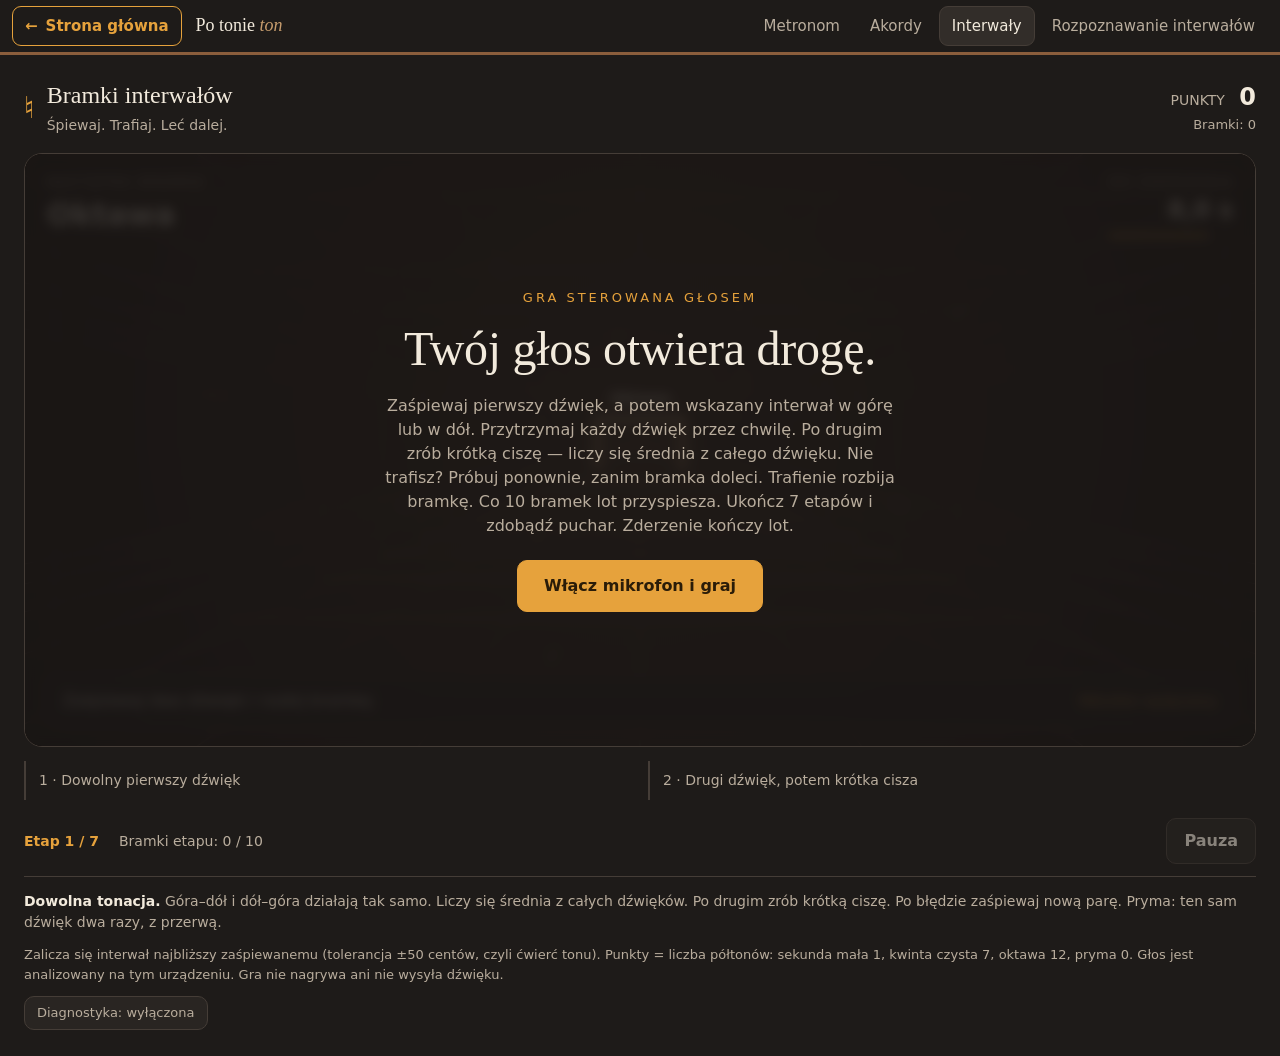
<file: interwaly/index.html>
<!doctype html><html lang="pl"><head><meta charset="utf-8"><meta name="viewport" content="width=device-width,initial-scale=1"><meta name="theme-color" content="#1e1b19"><meta name="description" content="Rozbijaj nadlatujące bramki, śpiewając interwały w górę lub w dół."><title>Bramki interwałów</title><link rel="icon" type="image/svg+xml" href="data:image/svg+xml,%3Csvg xmlns='http://www.w3.org/2000/svg' viewBox='0 0 32 32'%3E%3Cpath fill='%231e1b19' d='M0 0h32v32H0z'/%3E%3Cpath stroke='%23e6a23c' stroke-width='3' fill='none' d='M7 26V7h18v19'/%3E%3Ccircle cx='7' cy='17' r='4' fill='%23e6a23c'/%3E%3C/svg%3E"><style>
:root{color-scheme:dark;--ink:#f2eadc;--muted:#b9ad9d;--mint:#e6a23c;--line:#453d37}*{box-sizing:border-box}body{margin:0;background:#1e1b19;color:var(--ink);font:16px/1.5 system-ui,sans-serif}button,select,input{font:inherit}button{cursor:pointer;border:1px solid var(--line);border-radius:10px;padding:10px 17px;background:#292522;color:var(--ink);font-weight:650}button:hover{background:#322d29}button:focus-visible,select:focus-visible,input:focus-visible{outline:3px solid var(--mint);outline-offset:3px}button:disabled{opacity:.5;cursor:wait}.primary{background:var(--mint);color:#2a1c08;border-color:var(--mint)}.primary:hover{background:#f0b659}main{max-width:1300px;margin:auto;padding:10px 24px 26px}.home{display:inline-block;padding:8px 0;color:var(--muted);font-size:14px;text-decoration:none}.home:hover{color:var(--ink)}.home:focus-visible{outline:3px solid var(--mint);outline-offset:3px}header{display:flex;align-items:center;justify-content:space-between;gap:20px;margin-bottom:16px}h1{font-size:24px;font-weight:500;letter-spacing:0;margin:0;font-family:"Iowan Old Style","Palatino Linotype",Palatino,"Noto Serif",Georgia,serif}header small{color:var(--muted);font-size:14px}.logo{display:flex;gap:12px;align-items:center}.mark{font-size:30px;color:var(--mint)}.score{color:var(--muted);font-size:14px}.score{text-align:right}.gate-count{font-size:13px}.score b{font-size:24px;color:var(--ink);margin-left:10px}.arena{position:relative;border:1px solid var(--line);border-radius:18px;overflow:hidden;height:66vh;min-height:430px;max-height:720px;background:#171412}canvas{width:100%;height:100%;display:block}.hud{position:absolute;left:22px;right:22px;top:18px;display:flex;justify-content:space-between;gap:12px;pointer-events:none}.tag{color:var(--muted);font-size:13px;text-transform:uppercase;letter-spacing:2px}.target{font-size:clamp(20px,3vw,30px);font-weight:700}.time{text-align:right}.time b{font-size:24px;font-variant-numeric:tabular-nums}.progress{height:3px;background:#453d37;width:100px;margin-top:6px}.progress span{display:block;background:var(--mint);height:100%;width:100%}.live{position:absolute;bottom:20px;left:20px;right:20px;display:flex;align-items:center;justify-content:space-between;gap:14px;background:#1e1b19d9;border:1px solid #453d37;padding:12px 17px;border-radius:12px}.live .message{font-size:16px}.freq{font-size:14px;color:var(--mint);font-variant-numeric:tabular-nums;white-space:nowrap}.overlay{position:absolute;inset:0;background:#1a1715db;display:flex;align-items:center;justify-content:center;text-align:center;padding:24px;backdrop-filter:blur(6px)}.overlay[hidden]{display:none}.card{max-width:510px}.eyebrow{color:var(--mint);font-size:13px;letter-spacing:3px;text-transform:uppercase}.card h2{font-family:"Iowan Old Style","Palatino Linotype",Palatino,"Noto Serif",Georgia,serif;font-weight:500;font-size:clamp(30px,5vw,48px);line-height:1.12;letter-spacing:-.3px;margin:14px 0 18px}.card p{color:var(--muted);margin:0 0 22px}.card button{padding:13px 26px}.error{color:#ffb4be!important;margin-top:15px!important;font-size:14px}.trophy{font-size:96px;line-height:1.3;filter:drop-shadow(0 0 24px #ffd16b66)}.trophy[hidden]{display:none}.stage-info{display:flex;align-items:center;gap:20px;flex-wrap:wrap;font-size:14px}.stage-info b{color:var(--mint)}.stage-info span{color:var(--muted)}.controls{display:flex;gap:20px;flex-wrap:wrap;align-items:center;padding:18px 0 12px;border-bottom:1px solid var(--line)}label{display:flex;gap:10px;align-items:center;font-size:14px;color:var(--muted)}select{background:#292522;color:var(--ink);padding:8px;border:1px solid var(--line);border-radius:8px}input[type=range]{width:110px;accent-color:var(--mint)}output{min-width:55px;color:var(--ink)}.controls button{margin-left:auto}.instructions{display:flex;justify-content:space-between;gap:20px;color:var(--muted);font-size:14px;margin-top:14px}.instructions p{margin:0}.instructions b{color:var(--ink)}.steps{display:flex;gap:16px;margin-top:14px;color:var(--muted);font-size:14px}.steps span{flex:1;padding:9px 13px;border-left:2px solid var(--line)}.steps span.active{border-color:var(--mint);color:var(--mint)}@media(max-width:650px){main{padding:12px}header small{display:none}.arena{height:63vh;min-height:420px}.hud{left:14px;right:14px}.target{max-width:220px}.controls{gap:12px}.controls label{flex-wrap:wrap}.controls button{margin-left:0}.instructions{display:block}.instructions p+p{margin-top:8px}.live{bottom:12px;left:12px;right:12px;flex-direction:column;gap:2px;align-items:flex-start;padding:10px 12px}.steps{gap:6px}.steps span{padding:7px;font-size:13px}}.diag-bar{margin-top:12px}.diag-toggle{font-size:13px;font-weight:500;padding:6px 12px;color:var(--muted)}.diag{margin:10px 0 0;padding:12px 14px;border:1px solid var(--line);border-radius:12px;background:#171412;color:var(--ink);font:12.5px/1.6 ui-monospace,SFMono-Regular,Menlo,Consolas,monospace;white-space:pre-wrap;overflow-wrap:anywhere}.diag[hidden]{display:none}
</style>
<link rel="canonical" href="https://lukas-piano.github.io/Po_tonie_ton/interwaly/">
<meta property="og:type" content="website">
<meta property="og:locale" content="pl_PL">
<meta property="og:title" content="Bramki interwałów">
<meta property="og:description" content="Zaśpiewaj interwał, rozbij bramkę i leć dalej. Gra muzyczna sterowana głosem — 7 etapów do pucharu!">
<meta property="og:url" content="https://lukas-piano.github.io/Po_tonie_ton/interwaly/">
<meta property="og:image" content="https://lukas-piano.github.io/Po_tonie_ton/assets/og-image.png">
<meta property="og:image:secure_url" content="https://lukas-piano.github.io/Po_tonie_ton/assets/og-image.png">
<meta property="og:image:type" content="image/png">
<meta property="og:image:width" content="1200">
<meta property="og:image:height" content="630">
<meta property="og:image:alt" content="Bramki interwałów — gra muzyczna sterowana głosem">
<meta name="twitter:card" content="summary_large_image">
<meta name="twitter:title" content="Bramki interwałów">
<meta name="twitter:description" content="Zaśpiewaj interwał, rozbij bramkę i leć dalej. 7 etapów do pucharu!">
<meta name="twitter:image" content="https://lukas-piano.github.io/Po_tonie_ton/assets/og-image.png">
<meta name="twitter:image:alt" content="Bramki interwałów — gra muzyczna sterowana głosem">
</head><body><main><header><div class="logo"><span class="mark" aria-hidden="true">♮</span><div><h1>Bramki interwałów</h1><small>Śpiewaj. Trafiaj. Leć dalej.</small></div></div><div class="score"><div>PUNKTY <b id="points">0</b></div><div class="gate-count">Bramki: <span id="score">0</span></div></div></header><section class="arena" aria-label="Pole gry"><canvas id="scene" aria-label="Nadlatująca bramka; informacje o celu znajdują się poniżej"></canvas><div class="hud"><div><div class="tag">Następna bramka</div><div id="target" class="target">Oktawa</div></div><div class="time"><div class="tag">Do zderzenia</div><b id="time">8,0 s</b><div class="progress"><span id="remaining"></span></div></div></div><div class="live"><div id="message" class="message" role="status" aria-live="polite">Zaśpiewaj dwa dźwięki i rozbij bramkę.</div><div id="frequency" class="freq">Mikrofon wyłączony</div></div><div id="overlay" class="overlay"><div class="card"><div class="eyebrow" id="eyebrow">Gra sterowana głosem</div><div id="trophy" class="trophy" hidden aria-label="Zdobyty puchar">🏆</div><h2 id="headline">Twój głos otwiera drogę.</h2><p id="description">Zaśpiewaj pierwszy dźwięk, a potem wskazany interwał w górę lub w dół. Przytrzymaj każdy dźwięk przez chwilę. Po drugim zrób krótką ciszę — liczy się średnia z całego dźwięku. Nie trafisz? Próbuj ponownie, zanim bramka doleci. Trafienie rozbija bramkę. Co 10 bramek lot przyspiesza. Ukończ 7 etapów i zdobądź puchar. Zderzenie kończy lot.</p><button id="start" class="primary">Włącz mikrofon i graj</button><p id="error" class="error" hidden></p></div></div></section><div class="steps"><span id="step1">1 · Dowolny pierwszy dźwięk</span><span id="step2">2 · Drugi dźwięk, potem krótka cisza</span></div><div class="controls"><div class="stage-info"><b id="stage">Etap 1 / 7</b><span id="stageProgress">Bramki etapu: 0 / 10</span></div><button id="pause" disabled>Pauza</button></div><div class="instructions"><p><b>Dowolna tonacja.</b> Góra–dół i dół–góra działają tak samo. Liczy się średnia z całych dźwięków. Po drugim zrób krótką ciszę. Po błędzie zaśpiewaj nową parę. Pryma: ten sam dźwięk dwa razy, z przerwą.</p></div><p style="color:var(--muted);font-size:13px;margin:12px 0 0">Zalicza się interwał najbliższy zaśpiewanemu (tolerancja ±50 centów, czyli ćwierć tonu). Punkty = liczba półtonów: sekunda mała 1, kwinta czysta 7, oktawa 12, pryma 0. Głos jest analizowany na tym urządzeniu. Gra nie nagrywa ani nie wysyła dźwięku.</p><div class="diag-bar"><button id="diagToggle" class="diag-toggle" type="button" aria-pressed="false" aria-controls="diag">Diagnostyka: wyłączona</button></div><pre id="diag" class="diag" hidden aria-label="Dane diagnostyczne pomiaru głosu"></pre></main><script>
'use strict';
const names=['Pryma','Sekunda mała','Sekunda wielka','Tercja mała','Tercja wielka','Kwarta czysta','Kwarta zwiększona','Kwinta czysta','Seksta mała','Seksta wielka','Septyma mała','Septyma wielka','Oktawa'];
const $=id=>document.getElementById(id),canvas=$('scene'),ctx=canvas.getContext('2d');
let W=1000,H=600,mode='idle',gate=12,score=0,points=0,anchor=null,second=null,measured=null,phase='first',elapsed=0,duration=8,missTimer=0,flight=0,lastFrame=0,particles=[],burstTime=0,bag=[],stream=null,audio=null,source=null,analyser=null,pitchTimer=null,buffer=null,resumeMode='playing',lastGate=12,micHighpass=null,micLowpass=null,lastMiss='';
function intervalCents(a,b){return Math.abs(1200*Math.log2(b/a))}

/* ===================== USTAWIENIA OCENY =====================
   Tolerancja trafienia w centach (100 ct = półton). Dotyczy ODLEGŁOŚCI między dwoma zaśpiewanymi dźwiękami,
   a nie każdego dźwięku z osobna – wysokość bezwzględna nie jest oceniana (dowolna tonacja).
   50 ct = zalicza się interwał najbliższy zaśpiewanemu. Zmniejsz, aby gra była surowsza. */
const TOLERANCE_CENTS=50;
/* O tyle centów musi odskoczyć wysokość, żeby zacząć liczyć nowy dźwięk (mniej niż półton, więcej niż vibrato). */
const JOIN_CENTS=55;
const FRAME_MS=30;          /* co ile ms mierzymy wysokość */
const QUIET_MS=75;          /* tyle ciszy kończy dźwięk */
const MIN_NOTE_FRAMES=4;    /* najmniej odczytów w dźwięku… */
const MIN_NOTE_MS=100;      /* …i najkrótszy czas między pierwszym a ostatnim odczytem */
const ATTACK_MS=80;         /* pomijany początek dźwięku (podjazd) */
const RELEASE_MS=40;        /* pomijana końcówka dźwięku */
const PITCH_MIN_HZ=60,PITCH_MAX_HZ=1200;
const YIN_THRESHOLD=.3;     /* im mniej, tym bardziej okresowy musi być sygnał */
const ABS_MIN_RMS=.001;     /* poniżej tego poziomu zawsze cisza */
const NOISE_FACTOR=2.5;     /* głos musi być tyle razy głośniejszy od stałego szumu tła */
const NOISE_WINDOW_MS=4000; /* z tylu ostatnich ms bierzemy najcichszy moment jako szum tła */
const REL_LEVEL=.2;         /* dźwięk kończy się, gdy poziom spadnie poniżej 20% jego głośności (pogłos, wybrzmienie) */
const UNSURE_CLARITY=.78,UNSURE_SPREAD=140; /* poniżej tej pewności / powyżej tego rozrzutu (ct) nie orzekamy błędu */
function isHit(a,b,n){return Math.abs(intervalCents(a,b)-n*100)<=TOLERANCE_CENTS}

/* ===================== 1. WYKRYWANIE WYSOKOŚCI (YIN) =====================
   Zwraca {f, dip, rms, level}: f – wysokość w Hz albo null, dip – głębokość dołka (0 = idealnie okresowy sygnał),
   rms – głośność całego okna, level – głośność ostatnich 30 ms (szybko reaguje na ciszę).
   Szukamy najgłębszego dołka w całym zakresie, a potem najkrótszego okresu o podobnej głębokości,
   więc głos ze słabym tonem podstawowym nie jest brany za dźwięk o oktawę wyższy ani niższy. */
let yinRaw=null,yinDiff=null;
function detectPitch(samples,sampleRate){const N=samples.length;let mean=0;for(let i=0;i<N;i++)mean+=samples[i];mean/=N;let power=0;for(let i=0;i<N;i++){samples[i]-=mean;power+=samples[i]*samples[i]}
const tail=Math.min(N,Math.round(sampleRate*.03));let p=0;for(let i=N-tail;i<N;i++)p+=samples[i]*samples[i];
const res={f:null,dip:1,rms:Math.sqrt(power/N),level:Math.sqrt(p/tail)};if(res.rms<ABS_MIN_RMS)return res;
const max=Math.min((N>>1)-2,Math.floor(sampleRate/PITCH_MIN_HZ)),min=Math.max(2,Math.floor(sampleRate/PITCH_MAX_HZ)),size=N-max-2;
if(!yinRaw||yinRaw.length!==max+2){yinRaw=new Float32Array(max+2);yinDiff=new Float32Array(max+2)}const raw=yinRaw,diff=yinDiff;let running=0;diff[0]=1;
for(let tau=1;tau<=max+1;tau++){let sum=0;for(let j=0;j<size;j++){const d=samples[j]-samples[j+tau];sum+=d*d}raw[tau]=sum;running+=sum;diff[tau]=running?sum*tau/running:1}
const dip=t=>diff[t]<=diff[t-1]&&diff[t]<=diff[t+1];let best=-1,depth=YIN_THRESHOLD;for(let t=min;t<=max;t++)if(diff[t]<depth&&dip(t)){depth=diff[t];best=t}if(best<0)return res;
let tau=best;for(let t=min;t<best;t++)if(dip(t)&&diff[t]<=depth+.08){tau=t;break}
const x=raw[tau-1],y=raw[tau],z=raw[tau+1],den=x-2*y+z,shift=den>0?Math.max(-1,Math.min(1,(x-z)/(2*den))):0;res.f=sampleRate/(tau+shift);res.dip=diff[tau];return res}

/* ===================== 2. PRZECHWYTYWANIE I BRAMKA SZUMU =====================
   Okno analizy ma ok. 85 ms niezależnie od częstotliwości próbkowania urządzenia (16–96 kHz).
   Próbki uśredniamy do ok. 24 kHz. Szum tła = najcichszy moment z ostatnich 4 s; stały przydźwięk,
   wentylator czy szum mikrofonu nie są dzięki temu brane za śpiew. */
function fftSizeFor(sampleRate){let n=1024;while(n<sampleRate*.08)n*=2;return n}
let pitchSamples=null,noiseLog=[],noiseFloor=0,lastReading=null,muteUntil=0;
function measure(buf,sampleRate,now){const k=Math.max(1,Math.round(sampleRate/24000)),n=Math.floor(buf.length/k);if(!pitchSamples||pitchSamples.length!==n)pitchSamples=new Float32Array(n);const out=pitchSamples;
if(k===1)out.set(buf.subarray(0,n));else for(let i=0;i<n;i++){let s=0;for(let j=0;j<k;j++)s+=buf[i*k+j];out[i]=s/k}
const r=detectPitch(out,sampleRate/k);noiseLog.push({t:now,v:r.rms});while(noiseLog.length>1&&noiseLog[0].t<now-NOISE_WINDOW_MS)noiseLog.shift();noiseFloor=Infinity;for(const e of noiseLog)if(e.v<noiseFloor)noiseFloor=e.v;
r.t=now;r.gate=Math.max(ABS_MIN_RMS,noiseFloor*NOISE_FACTOR);r.loud=r.rms>=r.gate&&r.level>=r.gate*.7&&now>=muteUntil;return r}

/* ===================== 3. PODZIAŁ NA DŹWIĘKI =====================
   Działa bez przerwy (także podczas animacji rozbitej bramki), niezależnie od stanu gry.
   tone – odczyty bieżącego dźwięku, pending – odczyty, które odskoczyły i mogą być nowym dźwiękiem. */
let tone=[],pending=[],quietSince=null,toneLevel=0,skipTone=false,tonePreview=false;
function resetSegmenter(){carried=null;unclearSince=null;unclearShown=false;tone=[];pending=[];quietSince=null;toneLevel=0;skipTone=false;tonePreview=false}
function resetAnalysis(){resetSegmenter();noiseLog=[];noiseFloor=0;lastReading=null;muteUntil=0}
function medianOf(values){const a=values.slice().sort((p,q)=>p-q),m=a.length>>1;return a.length%2?a[m]:(a[m-1]+a[m])/2}
/* Wysokość „ostatnio” – mediana z ostatnich odczytów; podąża za powolną korektą intonacji, ale nie za vibrato. */
function recentPitch(frames){return 2**medianOf(frames.slice(-7).map(v=>Math.log2(v.f)))}
function meanPitch(samples){return samples.length?2**(samples.reduce((sum,v)=>sum+Math.log2(v.f),0)/samples.length):null}
function setToneLevel(){toneLevel=medianOf(tone.map(v=>v.level))}
function segment(r,now){const voiced=r.f!==null&&r.loud&&(!tone.length||r.level>=toneLevel*REL_LEVEL);
if(!voiced){if(quietSince===null)quietSince=now;if(now-quietSince>=QUIET_MS){if(tone.length)closeTone('cisza');pending=[];skipTone=false}return}
quietSince=null;const frame={f:r.f,t:now,dip:r.dip,level:r.level};
if(!tone.length){tone=[frame];pending=[];toneLevel=r.level;return}
const recent=recentPitch(tone);if(intervalCents(recent,r.f)<=JOIN_CENTS){/* Odczyty, które na chwilę odskoczyły i wróciły (szczyty vibrato), należą do tego samego dźwięku; błędy oktawowe pomijamy. */for(const v of pending)if(intervalCents(recent,v.f)<=150)tone.push(v);tone.push(frame);pending=[];setToneLevel();previewTone();return}
/* Skok wysokości staje się nowym dźwiękiem dopiero po kilku zgodnych odczytach (pojedynczy błędny odczyt nic nie zmienia). */
if(pending.length&&intervalCents(meanPitch(pending),r.f)>70)pending=[];pending.push(frame);
if(pending.length>=4&&now-pending[0].t>=110){const next=pending;pending=[];closeTone('zmiana wysokości');skipTone=false;tone=next;setToneLevel();previewTone()}}
/* Krótki odcinek o płynnie zmieniającej się wysokości, zakończony skokiem, to podjazd do dźwięku albo przejście – nie osobny dźwięk. */
function isGlide(frames){if(frames.at(-1).t-frames[0].t>=220)return false;let lo=Infinity,hi=-Infinity;for(const v of frames){const c=1200*Math.log2(v.f);if(c<lo)lo=c;if(c>hi)hi=c}return hi-lo>60}
/* Dźwięk zaśpiewany w całości podczas animacji (rozbita bramka, komunikat o błędzie) nie przepada:
   jeśli skończył się tuż przed otwarciem próby, liczy się jako jej pierwszy dźwięk. */
let carried=null;const CARRY_MS=700;
function adoptCarried(){const c=carried;carried=null;if(c&&phase==='first'&&performance.now()-c.at(-1).t<=CARRY_MS)judgeTone(c,'cisza');previewTone()}
function closeTone(why){const frames=tone,skipped=skipTone;tone=[];tonePreview=false;if(skipped)return;const glide=why==='zmiana wysokości'&&isGlide(frames);if(!listening()){if(!glide&&enoughTone(frames)&&(mode==='burst'||mode==='playing'))carried=frames;return}if(glide){if(phase==='first'){anchor=null;note1=null}else{measured=null;note2=null}return}judgeTone(frames,why)}
/* Koniec czasu bramki: oceniamy to, co już zaśpiewano; dalszy ciąg tego samego dźwięku nie liczy się do następnej bramki. */
function flushTone(){if(tone.length&&!skipTone&&listening()){judgeTone(tone,'koniec czasu');skipTone=true;tonePreview=false}}

/* ===================== 4. WYSOKOŚĆ CAŁEGO DŹWIĘKU =====================
   Liczymy w centach (skala muzyczna), nie w Hz. Pomijamy podjazd i końcówkę. Środek wygładzamy oknem
   ok. 180 ms (jeden cykl vibrato), a z wygładzonych wartości bierzemy medianę – vibrato się znosi,
   a krótkie wahania nie przesuwają wyniku. Dla krótkich dźwięków: średnia ze środkowej połowy odczytów. */
const VIBRATO_HALF_MS=90;
function noteStats(frames){const t0=frames[0].t,t1=frames.at(-1).t;let core=frames.filter(v=>v.t-t0>=ATTACK_MS&&t1-v.t>=RELEASE_MS);if(core.length<4)core=frames.filter(v=>v.t-t0>=ATTACK_MS/2);if(core.length<3)core=frames;
const c=core.map(v=>1200*Math.log2(v.f)),a=c.slice().sort((p,q)=>p-q),cut=Math.floor(a.length/4),mid=a.slice(cut,a.length-cut);let cents=mid.reduce((p,v)=>p+v,0)/mid.length;
const c0=core[0].t,c1=core.at(-1).t,smooth=[];for(let i=0;i<core.length;i++){const t=core[i].t;if(t-c0<VIBRATO_HALF_MS||c1-t<VIBRATO_HALF_MS)continue;let s=0,n=0;for(let j=0;j<core.length;j++)if(Math.abs(core[j].t-t)<=VIBRATO_HALF_MS){s+=c[j];n++}smooth.push(s/n)}if(smooth.length>=3)cents=medianOf(smooth);
return {f:2**(cents/1200),frames:frames.length,ms:Math.round(t1-t0+FRAME_MS),spread:Math.round(a[a.length-1-cut]-a[cut]),clarity:1-core.reduce((p,v)=>p+v.dip,0)/core.length,start:t0}}
function enoughTone(frames){return frames.length>=MIN_NOTE_FRAMES&&frames.at(-1).t-frames[0].t>=MIN_NOTE_MS}

/* ===================== 5. OCENA INTERWAŁU ===================== */
let note1=null,note2=null,attempts=[],lastVerdict=null;
function listening(){return mode==='playing'&&(phase==='first'||phase==='second')}
function previewTone(){if(skipTone||!listening()||!enoughTone(tone))return;const st=noteStats(tone);if(phase==='first'){anchor=st.f;note1=st;note2=null;if(!tonePreview){tonePreview=true;$('message').textContent='Mierzę cały pierwszy dźwięk. Przejdź do drugiego albo zrób krótką ciszę.'}}else{measured=intervalCents(anchor,st.f)/100;note2=st;if(!tonePreview){tonePreview=true;$('message').textContent='Mierzę cały drugi dźwięk. Zakończ go krótką ciszą.'}}}
function signed(n){return (n>0?'+':n<0?'−':'±')+Math.abs(n)}
function judgeTone(frames,why){if(!enoughTone(frames)){if(phase==='first'){anchor=null;note1=null}else{measured=null;note2=null}if(frames.length>=3){lastVerdict={type:'krótki',text:'Dźwięk trwał za krótko ('+Math.round(frames.at(-1).t-frames[0].t+FRAME_MS)+' ms), żeby go wiarygodnie zmierzyć. To nie jest ocena interwału.'};$('message').textContent=(phase==='first'?'Pierwszy':'Drugi')+' dźwięk był za krótki, żeby go zmierzyć — przytrzymaj go odrobinę dłużej.'}return}
const st=noteStats(frames);st.end=why;
if(phase==='first'){anchor=st.f;note1=st;note2=null;lastVerdict=null;phase='second';$('step1').className='';$('step2').className='active';$('message').textContent=gate===0?'Średnia pierwszego dźwięku zapisana. Zaśpiewaj tę samą wysokość jeszcze raz.':'Średnia pierwszego dźwięku zapisana. Teraz '+names[gate].toLowerCase()+'.';return}
second=st.f;note2=st;const signedCents=1200*Math.log2(second/anchor);measured=Math.abs(signedCents)/100;const deviation=Math.round((measured-gate)*100),heard=noteName(anchor)+' → '+noteName(second),hit=isHit(anchor,second,gate);
const doubts=[];for(const [label,n] of [['pierwszy',note1],['drugi',note2]]){if(n.clarity<UNSURE_CLARITY)doubts.push(label+' dźwięk był niewyraźny (pewność '+Math.round(n.clarity*100)+'%)');if(n.spread>UNSURE_SPREAD)doubts.push(label+' dźwięk był niestabilny (rozrzut '+n.spread+' ct)')}
const record={gate,cents:Math.round(signedCents),deviation,heard};
if(hit){score++;points+=gate;$('score').textContent=score;$('points').textContent=points;updateStage(true);phase='won';mode='burst';burstTime=0;explode();playBreakSound();$('message').textContent='Trafienie! '+names[gate]+' · '+heard+' ('+(deviation>0?'+':'')+deviation+' ct) · +'+gate+' pkt.';$('step2').className='';record.type='ZALICZONE';lastVerdict={type:'ZALICZONE',text:'Odległość mieści się w tolerancji ±'+TOLERANCE_CENTS+' ct.'}}
else if(doubts.length){phase='unsure';missTimer=0;lastMiss='';$('message').textContent='Nie udało się wiarygodnie zmierzyć głosu — to nie jest błąd. Zaśpiewaj parę jeszcze raz, wyraźnie i nieco dłużej.';$('step2').className='';record.type='POMIAR NIEPEWNY';lastVerdict={type:'POMIAR NIEPEWNY',text:'Nie orzekam błędu: '+doubts.join('; ')+'.'}}
else{phase='missed';missTimer=0;lastMiss=' Poprzednio: '+heard+', '+(deviation>0?'za szeroko':'za wąsko')+' o '+Math.abs(deviation)+' ct.';$('message').textContent='Nie ta bramka: '+heard+' to '+measured.toFixed(2).replace('.',',')+' półtonu, '+(deviation>0?'za szeroko':'za wąsko')+' o '+Math.abs(deviation)+' ct.';$('step2').className='';record.type='NIEZALICZONE';lastVerdict={type:'NIEZALICZONE',text:'Pomiar wiarygodny. Interwał '+(deviation>0?'za szeroki':'za wąski')+' o '+Math.abs(deviation)+' ct (dopuszczalne ±'+TOLERANCE_CENTS+' ct). Najbliższy interwał: '+(names[Math.round(measured)]||'ponad oktawę').toLowerCase()+'.'}}
attempts.unshift(record);attempts.length=Math.min(attempts.length,6)}
/* Jedna klatka analizy: pomiar → podział na dźwięki → (ewentualnie) ocena. */
let unclearSince=null,unclearShown=false;
function analyseFrame(buf,sampleRate,now){const r=measure(buf,sampleRate,now);lastReading=r;if(mode==='playing'||mode==='burst')segment(r,now);
/* Głośny dźwięk bez rozpoznawalnej wysokości: mówimy o tym wprost, zamiast milczeć albo orzekać błąd. */
if(listening()&&!tone.length&&r.f===null&&r.rms>=r.gate&&r.level>=r.gate&&now>=muteUntil){if(unclearSince===null)unclearSince=now;if(now-unclearSince>=700&&!unclearShown){unclearShown=true;lastVerdict={type:'BRAK POMIARU',text:'Mikrofon odbiera dźwięk głośniejszy od tła, ale bez wyraźnej wysokości (szum, szept, zbyt duży hałas). To nie jest ocena interwału.'};$('message').textContent='Słyszę dźwięk, ale nie rozpoznaję jego wysokości. Zaśpiewaj wyraźniej, bliżej mikrofonu albo wycisz otoczenie.'}}else{unclearSince=null;if(tone.length)unclearShown=false}
return r}

/* ===================== 6. DIAGNOSTYKA ===================== */
let diagOn=false,micInfo=null;
function fmt(n,d=1){return n.toFixed(d).replace('.',',')}
function describeNote(n,live){if(!n)return '—';const midi=69+12*Math.log2(n.f/440),off=Math.round((midi-Math.round(midi))*100);return noteName(n.f)+' '+signed(off)+' ct · '+fmt(n.f)+' Hz · '+n.ms+' ms sygnału · '+n.frames+' odczytów · pewność '+Math.round(n.clarity*100)+'% · rozrzut '+n.spread+' ct'+(live?' (trwa)':n.end?' · koniec: '+n.end:'')}
function renderDiag(){if(!diagOn)return;const r=lastReading,L=[],onOff=v=>v===true?'WŁ.':v===false?'wył.':'nieznane';
L.push('MIKROFON  '+(micInfo?micInfo.rate+' Hz · okno '+micInfo.window+' ms · usuwanie echa: '+onOff(micInfo.echo)+' · redukcja szumu: '+onOff(micInfo.noise)+' · autom. głośność: '+onOff(micInfo.agc):'wyłączony'));
L.push('SYGNAŁ    '+(r?'poziom '+fmt(r.rms,4)+' · szum tła '+fmt(noiseFloor,4)+' · próg głosu '+fmt(r.gate,4)+' · teraz: '+(r.f&&r.loud?noteName(r.f)+' '+fmt(r.f)+' Hz (pewność '+Math.round((1-r.dip)*100)+'%)':r.rms<r.gate?'cisza':'dźwięk bez wyraźnej wysokości'):'—'));
L.push('CEL       '+names[gate]+' = '+gate*100+' ct, w górę lub w dół · tolerancja ±'+TOLERANCE_CENTS+' ct dla odległości między dźwiękami');
L.push('DŹWIĘK 1  '+describeNote(note1,phase==='first'&&tonePreview));L.push('DŹWIĘK 2  '+describeNote(note2,phase==='second'&&tonePreview));
if(note1&&note2){const c=Math.round(1200*Math.log2(note2.f/note1.f));L.push('INTERWAŁ  wykryto '+Math.abs(c)+' ct '+(c>0?'w górę':c<0?'w dół':'')+' · oczekiwano '+gate*100+' ct · odchyłka '+signed(Math.abs(c)-gate*100)+' ct')}else L.push('INTERWAŁ  —');
L.push('WYNIK     '+(lastVerdict?lastVerdict.type+' — '+lastVerdict.text:'—'));
if(attempts.length){L.push('');L.push('OSTATNIE PRÓBY');for(const a of attempts)L.push('  '+names[a.gate]+': '+a.heard+', '+Math.abs(a.cents)+' ct '+(a.cents>=0?'w górę':'w dół')+', odchyłka '+signed(a.deviation)+' ct → '+a.type)}
$('diag').textContent=L.join('\n')}
function setDiag(on){diagOn=on;$('diag').hidden=!on;$('diagToggle').textContent='Diagnostyka: '+(on?'włączona':'wyłączona');$('diagToggle').setAttribute('aria-pressed',on?'true':'false');try{localStorage.setItem('interwaly-diagnostyka',on?'1':'0')}catch{}renderDiag()}

/* ===================== 7. GRA ===================== */
function stageDuration(count){return 8-Math.min(6,Math.floor(count/10))}
function updateStage(completed=false){const index=Math.min(6,Math.floor((completed&&score>0?score-1:score)/10));$('stage').textContent='Etap '+(index+1)+' / 7';$('stageProgress').textContent='Bramki etapu: '+Math.min(10,score-index*10)+' / 10'}
function nextGate(initial=false){if(initial){gate=12;bag=[];attempts=[]}else{if(!bag.length)bag=Array.from({length:13},(_,i)=>i).sort(()=>Math.random()-.5);gate=bag.pop();if(gate===lastGate&&bag.length){const next=bag.pop();bag.push(gate);gate=next}}lastGate=gate;lastMiss='';anchor=second=measured=null;note1=note2=null;lastVerdict=null;phase='first';elapsed=0;duration=stageDuration(score);updateStage();if(initial)resetSegmenter();tonePreview=false;$('target').textContent=names[gate];$('step1').className='active';$('step2').className='';$('message').textContent=initial?'Zaśpiewaj pierwszy, dowolny dźwięk.':'Nowa bramka — zaśpiewaj nowy pierwszy dźwięk.';adoptCarried()}
function retryCapture(){anchor=second=measured=null;phase='first';tonePreview=false;$('step1').className='active';$('step2').className='';$('message').textContent='Jeszcze raz — nowa para dźwięków.'+lastMiss;adoptCarried()}
function noteName(f){const midi=Math.round(69+12*Math.log2(f/440));return ['C','Cis','D','Dis','E','F','Fis','G','Gis','A','B','H'][(midi%12+12)%12]+(Math.floor(midi/12)-1)}
async function startMic(){if(!navigator.mediaDevices?.getUserMedia)throw new Error('Mikrofon wymaga bezpiecznej strony HTTPS i obsługiwanej przeglądarki.');stream=await navigator.mediaDevices.getUserMedia({audio:{echoCancellation:false,noiseSuppression:false,autoGainControl:false,channelCount:1},video:false});audio=new(window.AudioContext||window.webkitAudioContext)();await audio.resume();source=audio.createMediaStreamSource(stream);analyser=audio.createAnalyser();analyser.fftSize=fftSizeFor(audio.sampleRate);analyser.smoothingTimeConstant=0;micHighpass=audio.createBiquadFilter();micHighpass.type='highpass';micHighpass.frequency.value=45;micLowpass=audio.createBiquadFilter();micLowpass.type='lowpass';micLowpass.frequency.value=2000;source.connect(micHighpass);micHighpass.connect(micLowpass);micLowpass.connect(analyser);buffer=new Float32Array(analyser.fftSize);resetAnalysis();const track=stream.getAudioTracks()[0],settings=track.getSettings?.()||{};micInfo={rate:audio.sampleRate,window:Math.round(analyser.fftSize/audio.sampleRate*1000),echo:settings.echoCancellation,noise:settings.noiseSuppression,agc:settings.autoGainControl};pitchTimer=setInterval(()=>{if(mode!=='playing'&&mode!=='burst')return;analyser.getFloatTimeDomainData(buffer);const r=analyseFrame(buffer,audio.sampleRate,performance.now());$('frequency').textContent=r.f&&r.loud?noteName(r.f)+' · '+r.f.toFixed(1)+' Hz':'Słucham…';renderDiag()},FRAME_MS);track.onended=()=>{if(mode==='playing'||mode==='paused')endGame('Mikrofon został odłączony.')}}
function stopMic(){clearInterval(pitchTimer);pitchTimer=null;if(stream){stream.getTracks().forEach(t=>{t.onended=null;t.stop()});stream=null}source?.disconnect();source=null;micHighpass?.disconnect();micLowpass?.disconnect();micHighpass=micLowpass=null;pitchSamples=null;micInfo=null;audio?.close().catch(()=>{});audio=null;analyser=null;$('frequency').textContent='Mikrofon wyłączony'}
async function start(){if($('start').disabled)return;$('start').disabled=true;$('error').hidden=true;try{stopMic();await startMic();score=0;points=0;$('score').textContent=0;$('points').textContent=0;particles=[];nextGate(true);mode='playing';$('overlay').hidden=true;$('trophy').hidden=true;$('pause').disabled=false;$('pause').textContent='Pauza'}catch(e){stopMic();const messages={NotAllowedError:'Zezwól tej stronie na używanie mikrofonu, a następnie spróbuj ponownie.',NotFoundError:'Nie wykryto mikrofonu. Podłącz go i spróbuj ponownie.',NotReadableError:'Mikrofon jest zajęty. Zamknij aplikację, która go używa.'};$('error').textContent=messages[e.name]||e.message;$('error').hidden=false}finally{$('start').disabled=false}}
function winGame(){mode='victory';stopMic();$('overlay').hidden=false;$('trophy').hidden=false;$('eyebrow').textContent='Wszystkie etapy ukończone';$('headline').textContent='Puchar jest Twój!';$('description').textContent='70 rozbitych bramek. 7 etapów. Twój wynik: '+points+' pkt.';$('start').textContent='Zagraj jeszcze raz';$('pause').disabled=true;$('message').textContent='Zwycięstwo!';$('step1').className='';$('step2').className=''}
function endGame(reason='Bramka dotarła do Ciebie.'){mode='over';$('trophy').hidden=true;stopMic();$('overlay').hidden=false;$('eyebrow').textContent='Koniec lotu';$('headline').textContent=points+' pkt';$('description').textContent=reason+' Rozbite bramki: '+score+'. Ostatni cel: '+names[gate]+'. Spróbuj ponownie od dowolnego dźwięku.';$('start').textContent='Zagraj ponownie';$('pause').disabled=true;$('step1').className='';$('step2').className=''}
function togglePause(){if(mode==='paused'){mode=resumeMode;$('pause').textContent='Pauza';resetSegmenter();$('message').textContent=anchor?'Zaśpiewaj drugi dźwięk.':'Zaśpiewaj pierwszy dźwięk.';audio?.resume()}else if(mode==='playing'||mode==='burst'){resumeMode=mode;mode='paused';$('pause').textContent='Wznów';$('message').textContent='Pauza — czas zatrzymany.'}}
function geometry(){const p=Math.min(1,elapsed/duration),depth=12*(1-p),s=1.5/(1+depth);return {p,s,cx:W/2,base:H*.49+H*.37*s,h:H*.74*s,w:(W*.055+W*.56*gate/12)*s}}
function line(x1,y1,x2,y2,color,width=1){ctx.strokeStyle=color;ctx.lineWidth=width;ctx.beginPath();ctx.moveTo(x1,y1);ctx.lineTo(x2,y2);ctx.stroke()}
function orb(x,y,color,r){ctx.shadowBlur=22;ctx.shadowColor=color;ctx.fillStyle=color;ctx.beginPath();ctx.arc(x,y,r,0,Math.PI*2);ctx.fill();ctx.shadowBlur=0}
function drawGate(){const g=geometry(),{cx,base,h,w,s}=g,left=cx-w/2,right=cx+w/2,top=base-h;const rear=.88;const by=H*.49+(base-H*.49)*rear,ty=H*.49+(top-H*.49)*rear,lx=cx-w*.5*rear,rx=cx+w*.5*rear;line(lx,by,lx,ty,'#7a5a3e',2);line(lx,ty,rx,ty,'#7a5a3e',2);line(rx,ty,rx,by,'#7a5a3e',2);for(const [x,y,bx,by2] of [[left,base,lx,by],[left,top,lx,ty],[right,top,rx,ty],[right,base,rx,by]])line(x,y,bx,by2,'#a57c55',2);ctx.shadowBlur=18;ctx.shadowColor='#c69c6d';line(left,base,left,top,anchor?'#e6a23c':'#c69c6d',Math.max(3,6*s));line(left,top,right,top,'#e3c9a3',Math.max(3,6*s));line(right,top,right,base,phase==='missed'?'#ff667e':'#c69c6d',Math.max(3,6*s));ctx.shadowBlur=0;ctx.fillStyle='#c69c6d10';ctx.fillRect(left,top,w,h);for(let i=0;i<=gate;i++)line(left+w*i/Math.max(1,gate),base,left+w*i/Math.max(1,gate),base-7*s,'#7a5a3e',1);if(anchor)orb(left,top+h*.45,'#e6a23c',Math.max(6,9*s));if(measured!==null){const x=gate===0?right+w*measured:left+w*measured/gate;line(left,top+h*.45,x,top+h*.45,'#e6a23c50',2);orb(x,top+h*.45,phase==='missed'?'#ff667e':'#f2eadc',Math.max(6,9*s))}ctx.fillStyle='#f2eadc';ctx.textAlign='center';ctx.font=`600 ${Math.max(14,22*s)}px system-ui`;ctx.fillText(names[gate],cx,top-16)}
function playBreakSound(){if(!audio||audio.state!=='running')return;/* Dźwięk rozbitej bramki leci z głośników – przez ten czas mikrofon go nie analizuje. */muteUntil=performance.now()+400;try{const now=audio.currentTime,noise=audio.createBuffer(1,Math.ceil(audio.sampleRate*.28),audio.sampleRate),data=noise.getChannelData(0);for(let i=0;i<data.length;i++)data[i]=(Math.random()*2-1)*Math.exp(-i/(audio.sampleRate*.055));const hit=audio.createBufferSource(),filter=audio.createBiquadFilter(),volume=audio.createGain();hit.buffer=noise;filter.type='highpass';filter.frequency.value=1600;volume.gain.setValueAtTime(.23,now);volume.gain.exponentialRampToValueAtTime(.001,now+.28);hit.connect(filter);filter.connect(volume);volume.connect(audio.destination);hit.start(now);hit.stop(now+.3);hit.onended=()=>{hit.disconnect();filter.disconnect();volume.disconnect()};for(const [frequency,delay] of [[1174.66,0],[1760,.055],[2349.32,.1]]){const tone=audio.createOscillator(),gain=audio.createGain();tone.type='sine';tone.frequency.value=frequency;gain.gain.setValueAtTime(.0001,now+delay);gain.gain.exponentialRampToValueAtTime(.075,now+delay+.008);gain.gain.exponentialRampToValueAtTime(.0001,now+delay+.25);tone.connect(gain);gain.connect(audio.destination);tone.start(now+delay);tone.stop(now+delay+.27);tone.onended=()=>{tone.disconnect();gain.disconnect()}}}catch{}}
function explode(){const g=geometry();for(let i=0;i<110;i++){let x,y;if(i%3===0){x=g.cx-g.w/2+Math.random()*g.w;y=g.base-g.h}else{x=g.cx+(i%2?-.5:.5)*g.w;y=g.base-Math.random()*g.h}particles.push({x,y,vx:(Math.random()-.5)*440,vy:(Math.random()-.5)*380,life:1,size:2+Math.random()*4})}}
function draw(t){const dt=Math.min(.05,(t-lastFrame)/1000||0);lastFrame=t;if(mode==='playing'){elapsed+=dt;if(phase==='missed'||phase==='unsure'){missTimer+=dt;if(missTimer>.65)retryCapture()}if(elapsed>=duration){flushTone();if(mode==='playing')endGame()}}else if(mode==='burst'){burstTime+=dt;if(burstTime>.95){if(score>=70)winGame();else{nextGate();mode='playing'}}}
ctx.clearRect(0,0,W,H);const grad=ctx.createRadialGradient(W/2,H*.42,0,W/2,H*.42,W*.65);grad.addColorStop(0,'#3a2a1e');grad.addColorStop(1,'#14110f');ctx.fillStyle=grad;ctx.fillRect(0,0,W,H);const hy=H*.49;if(mode==='playing'||mode==='burst')flight+=dt*(1.2*8/duration);for(let i=-7;i<=7;i++){line(W/2,hy,W/2+i*W*.18,H,'#4a3a2c',1);line(W/2,hy,W/2+i*W*.18,0,'#3a2e24',1)}for(let i=0;i<18;i++){const z=((i/18-flight*.12)%1+1)%1,s=1/(1+z*13);const xl=W/2-W*.82*s,xr=W/2+W*.82*s,yt=hy-H*.72*s,yb=hy+H*.72*s;line(xl,yb,xr,yb,'#5c4630',1+s*2);line(xl,yt,xr,yt,'#463628',1);line(xl,yt,xl,yb,'#3d3024',1);line(xr,yt,xr,yb,'#3d3024',1)}for(let i=0;i<30;i++){const a=i*2.3999,z=((i/30-flight*.18)%1+1)%1,s=1/(1+z*10),r=W*.8*s,x=W/2+Math.cos(a)*r,y=hy+Math.sin(a)*r*.65;line(x,y,W/2+(x-W/2)*1.06,hy+(y-hy)*1.06,'#e3c9a360',1+s)}if(mode!=='burst')drawGate();for(const p of particles){if(mode!=='paused'){p.x+=p.vx*dt;p.y+=p.vy*dt;p.vy+=110*dt;p.life-=dt*.95}ctx.globalAlpha=Math.max(0,p.life);ctx.fillStyle='#e6a23c';ctx.fillRect(p.x,p.y,p.size,p.size)}ctx.globalAlpha=1;particles=particles.filter(p=>p.life>0);$('time').textContent=Math.max(0,duration-elapsed).toFixed(1).replace('.',',')+' s';$('remaining').style.width=Math.max(0,1-elapsed/duration)*100+'%';requestAnimationFrame(draw)}
function resize(){const r=canvas.getBoundingClientRect(),dpr=Math.min(devicePixelRatio||1,2);W=r.width;H=r.height;canvas.width=W*dpr;canvas.height=H*dpr;ctx.setTransform(dpr,0,0,dpr,0,0)}
$('start').onclick=start;$('pause').onclick=togglePause;document.addEventListener('visibilitychange',()=>{if(document.hidden&&(mode==='playing'||mode==='burst'))togglePause()});window.addEventListener('pagehide',stopMic);/* Portal: po powrocie przyciskiem Wstecz mikrofon jest już zwolniony, więc kończymy przerwany lot. */window.addEventListener('pageshow',e=>{if(e.persisted&&['playing','paused','burst'].includes(mode))endGame('Gra została przerwana po opuszczeniu strony.')});window.addEventListener('resize',resize);resize();requestAnimationFrame(draw);
$('diagToggle').onclick=()=>setDiag(!diagOn);{let saved=null;try{saved=localStorage.getItem('interwaly-diagnostyka')}catch{}setDiag(/[?&]diag(nostyka)?(=1)?(&|$)/.test(location.search)||saved==='1')}
if(document.modelContext?.registerTool){const lifecycle=new AbortController();try{Promise.resolve(document.modelContext.registerTool({name:'read_interval_game',description:'Odczytaj stan gry, cel i wykryte dźwięki.',inputSchema:{type:'object',properties:{},additionalProperties:false},annotations:{readOnlyHint:true},execute(){return {mode,score,points,stage:Math.min(7,1+Math.floor(score/10)),duration,target:names[gate],semitones:gate,firstFrequency:anchor,secondFrequency:second,measuredSemitones:measured,verdict:lastVerdict}}},{signal:lifecycle.signal})).catch(()=>{});}catch{}window.addEventListener('pagehide',()=>lifecycle.abort())}
</script><script src="../assets/portal-link.js"></script><script src="../assets/apps.js"></script><script src="../assets/app-bar.js"></script></body></html>
</file>
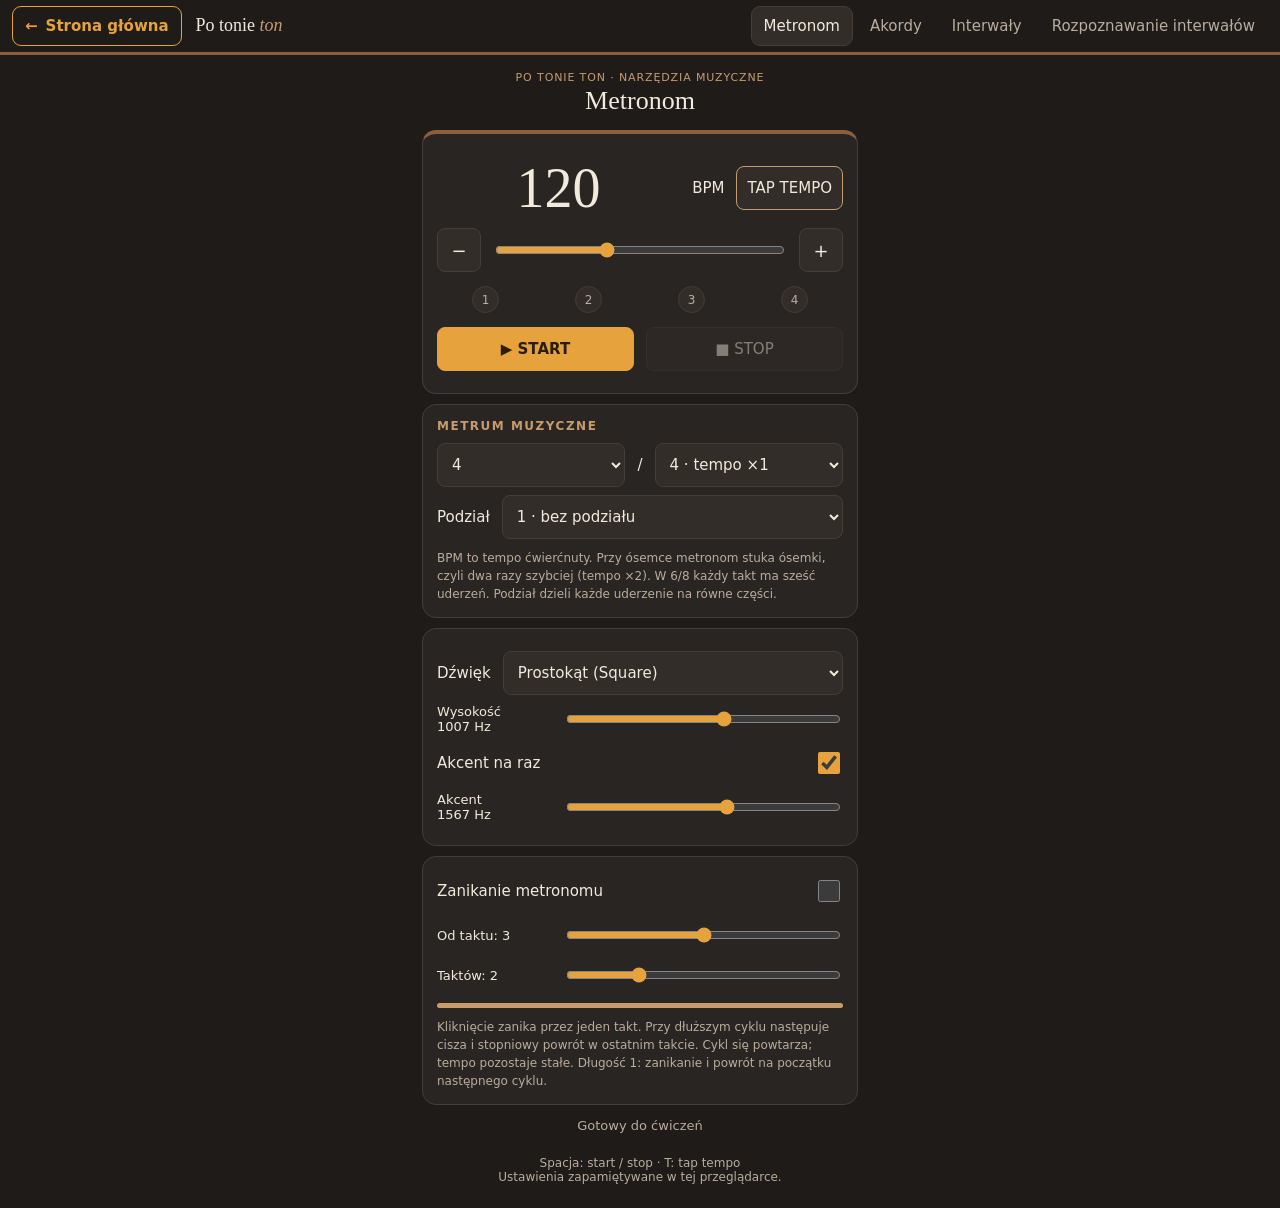
<file: metronom/index.html>
<!doctype html>
<html lang="pl"><head><meta charset="utf-8"><meta name="viewport" content="width=device-width,initial-scale=1"><title>Metronom · Po tonie ton</title><meta name="theme-color" content="#1e1b19"><meta name="color-scheme" content="dark"><link rel="icon" type="image/svg+xml" href="../assets/favicon.svg"><link rel="canonical" href="https://lukas-piano.github.io/Po_tonie_ton/metronom/"><meta property="og:type" content="website"><meta property="og:locale" content="pl_PL"><meta property="og:title" content="Metronom · Po tonie ton"><meta property="og:description" content="Metronom z zanikającym kliknięciem, podziałami rytmicznymi i tap tempo."><meta property="og:url" content="https://lukas-piano.github.io/Po_tonie_ton/metronom/"><meta property="og:image" content="https://lukas-piano.github.io/Po_tonie_ton/assets/og-image.png"><meta name="description" content="Metronom z zanikającym kliknięciem, podziałami rytmicznymi i tap tempo."><style>
/* Paleta portalu „Po tonie ton”: ciepły grafit, drewno, złamana biel, bursztyn. Układ i rozmiary jak w oryginale. */
:root{color-scheme:dark;--bg:#1e1b19;--surface:#292522;--surface-2:#322d29;--line:#453d37;--wood:#8b5e3c;--wood-light:#c69c6d;--ink:#f2eadc;--muted:#b9ad9d;--amber:#e6a23c;--amber-ink:#2a1c08;--display:"Iowan Old Style","Palatino Linotype",Palatino,"Noto Serif",Georgia,serif}
*{box-sizing:border-box}body{margin:0;color:var(--ink);font:15px system-ui,sans-serif;background:var(--bg);min-height:100vh}main{max-width:460px;margin:auto;padding:4px 12px 24px}
.eyebrow{color:var(--wood-light);font-size:11px;letter-spacing:.08em;text-transform:uppercase;text-align:center}
h1{font:500 26px var(--display);color:var(--ink);text-align:center;margin:2px 0 14px}
.card{background:var(--surface);border:1px solid var(--line);border-radius:14px;padding:14px;margin:10px 0}
.card:first-of-type{border-top:4px solid var(--wood)}
.row{display:flex;align-items:center;gap:12px;margin:8px 0}.row>*{min-width:0}
input[type=range]{flex:1;width:100%;accent-color:var(--amber);cursor:pointer;min-height:28px}
button,select{font:inherit;border-radius:8px;padding:10px;border:1px solid var(--line)}
button{background:var(--surface-2);color:var(--ink);cursor:pointer;min-height:44px}
button:hover:not(:disabled){background:#3d3732}
#start{background:var(--amber);border-color:var(--amber);color:var(--amber-ink);font-weight:600}
#start:hover:not(:disabled){background:#f0b659}
#tap{border-color:var(--wood-light)}
#minus,#plus{min-width:44px;font-size:18px}
button:disabled{opacity:.45;cursor:default}
button:focus-visible,input:focus-visible,select:focus-visible{outline:3px solid var(--amber);outline-offset:3px}
select{background:var(--surface-2);color:var(--ink);flex:1;min-height:44px}
label{cursor:pointer}.slider-label{width:115px;flex-shrink:0;font-size:13px}
.toggle{display:flex;align-items:center;justify-content:space-between;min-height:40px}.toggle input{width:22px;height:22px;accent-color:var(--amber)}
#bpmValue{font:500 56px var(--display);flex:1;text-align:center;font-variant-numeric:tabular-nums}
#beatsView{display:grid;grid-template-columns:repeat(var(--columns),1fr);gap:6px;margin:14px 0}
.beat{border-radius:50%;background:var(--surface-2);border:1px solid var(--line);color:var(--muted);width:27px;height:27px;display:grid;place-items:center;font-size:12px;justify-self:center}
.beat.active{background:var(--ink);border-color:var(--ink);color:var(--bg)}
.beat.first{background:var(--amber);border-color:var(--amber);color:var(--amber-ink)}
.transport button{flex:1}
h2{font-size:12px;font-weight:600;letter-spacing:1.5px;color:var(--wood-light);margin:0 0 10px}
.hint{font-size:12px;line-height:1.5;margin:10px 0 0;color:var(--muted)}
#status{color:var(--muted);text-align:center;font-size:13px;min-height:20px}
#fadeMeter{height:5px;background:var(--line);border-radius:5px;margin-top:12px;overflow:hidden}#fadeLevel{height:100%;background:var(--wood-light);width:100%}
footer{font-size:12px;color:var(--muted);text-align:center;margin-top:18px}
@media(max-width:350px){main{padding:4px 8px 16px}.card{padding:10px}.row{gap:6px}.slider-label{width:100px}}
</style></head><body><main><div class="eyebrow">Po tonie ton · Narzędzia muzyczne</div><h1>Metronom</h1>
<section class="card"><div class="row"><output id="bpmValue">120</output><span>BPM</span><button id="tap">TAP TEMPO</button></div><div class="row"><button id="minus" aria-label="Zmniejsz tempo o 1 BPM">−</button><input id="bpm" type="range" min="10" max="300" value="120" aria-label="Tempo od 10 do 300 BPM"><button id="plus" aria-label="Zwiększ tempo o 1 BPM">+</button></div><div id="beatsView" aria-label="Wskaźnik uderzenia w takcie"></div><div class="row transport"><button id="start">▶ START</button><button id="stop" disabled>■ STOP</button></div></section>
<section class="card"><h2>METRUM MUZYCZNE</h2><div class="row"><select id="beats" aria-label="Liczba uderzeń w takcie"></select><span>/</span><select id="denominator" aria-label="Wartość nuty w metrum"><option value="4" selected>4 · tempo ×1</option><option value="8">8 · tempo ×2</option></select></div><div class="row"><label for="subdivision">Podział</label><select id="subdivision"><option value="1">1 · bez podziału</option><option value="2">2 · równy podział</option><option value="3">3 · triole</option><option value="4">4 · równy podział</option><option value="5">5 · kwintole</option><option value="6">6 · sekstole</option></select></div><p class="hint">BPM to tempo ćwierćnuty. Przy ósemce metronom stuka ósemki, czyli dwa razy szybciej (tempo ×2). W 6/8 każdy takt ma sześć uderzeń. Podział dzieli każde uderzenie na równe części.</p></section>
<section class="card"><div class="row"><label for="waveform">Dźwięk</label><select id="waveform"><option value="0">Prostokąt (Square)</option><option value="1">Sinusoida</option><option value="2">Piła</option></select></div><div class="row"><label class="slider-label" for="pitch">Wysokość<br><output id="pitchValue"></output></label><input id="pitch" type="range" min="0" max="100" value="58"></div><label class="toggle" for="accent">Akcent na raz<input id="accent" type="checkbox" checked></label><div class="row"><label class="slider-label" for="accentPitch">Akcent<br><output id="accentPitchValue"></output></label><input id="accentPitch" type="range" min="0" max="100" value="59"></div></section>
<section class="card"><label class="toggle" for="fade">Zanikanie metronomu<input id="fade" type="checkbox"></label><div class="row"><label class="slider-label" for="fadeStart">Od taktu: <output id="fadeStartValue">3</output></label><input id="fadeStart" type="range" min="1" max="5" value="3"></div><div class="row"><label class="slider-label" for="fadeDuration">Taktów: <output id="fadeDurationValue">2</output></label><input id="fadeDuration" type="range" min="1" max="5" value="2"></div><div id="fadeMeter" aria-hidden="true"><div id="fadeLevel"></div></div><p class="hint">Kliknięcie zanika przez jeden takt. Przy dłuższym cyklu następuje cisza i stopniowy powrót w ostatnim takcie. Cykl się powtarza; tempo pozostaje stałe. Długość 1: zanikanie i powrót na początku następnego cyklu.</p></section><p id="status" role="status" aria-live="polite">Gotowy do ćwiczeń</p><footer>Spacja: start / stop · T: tap tempo<br>Ustawienia zapamiętywane w tej przeglądarce.</footer></main>
<script>
'use strict';
const $=id=>document.getElementById(id);const defaults={bpm:120,beats:4,denominator:4,subdivision:1,waveform:0,pitch:58,accent:true,accentPitch:59,fade:false,fadeStart:3,fadeDuration:2};let s={...defaults};
for(let i=1;i<=20;i++)$('beats').add(new Option(i,i));
try{const saved=JSON.parse(localStorage.getItem('forest-metronome-web-v1'));for(const key in defaults){if(typeof saved?.[key]===typeof defaults[key])s[key]=saved[key]}}catch{}
const ranges={bpm:[10,300],beats:[1,20],denominator:[2,16],subdivision:[1,6],waveform:[0,2],pitch:[0,100],accentPitch:[0,100],fadeStart:[1,5],fadeDuration:[1,5]};for(const key in ranges){s[key]=Math.max(ranges[key][0],Math.min(ranges[key][1],Math.round(s[key])))}if(![4,8].includes(s.denominator))s.denominator=4;
/* Rzeczywiste tempo kliknięć: przy mianowniku 8 stukamy ósemki, czyli BPM ×2. */
const tempo=()=>s.bpm*(s.denominator===8?2:1);
let audio=null,bus=null,running=false,starting=false,timer=null,nextTime=0,tick=0,musicalBeats=0,events=[],nodes=new Set(),cache=new Map(),wake=null;
const hz=(step,top)=>150*Math.pow(top/150,step/100);
function fadeGain(measures,start,duration){const normal=start-1,position=Math.max(0,measures)%(normal+duration);if(position<normal)return 1;const fading=position-normal;if(fading<1)return Math.max(0,1-fading);if(fading>=duration-1)return Math.min(1,fading-(duration-1));return 0}
function drawBeats(){const view=$('beatsView');view.style.setProperty('--columns',Math.min(10,s.beats));view.replaceChildren();for(let i=0;i<s.beats;i++){const dot=document.createElement('span');dot.className='beat';dot.textContent=i+1;view.append(dot)}}
function updateUI(){for(const key in defaults){if(typeof s[key]==='boolean')$(key).checked=s[key];else $(key).value=s[key]}$('bpmValue').textContent=s.bpm;$('pitchValue').textContent=Math.round(hz(s.pitch,4000))+' Hz';$('accentPitchValue').textContent=Math.round(hz(s.accentPitch,8000))+' Hz';$('fadeStartValue').textContent=s.fadeStart;$('fadeDurationValue').textContent=s.fadeDuration;try{localStorage.setItem('forest-metronome-web-v1',JSON.stringify(s))}catch{}}
// Web Audio schedules the clicks on its audio clock; animation never sets the tempo.
function clickBuffer(accented,main,progress){const pitch=hz(s.pitch,4000),accentPitch=hz(s.accentPitch,8000),sr=audio.sampleRate,length=Math.floor(sr*(accented?.038:.022)),strength=main?.7:.32;const key=[sr,pitch,accentPitch,s.waveform,accented,main].join(':');let base=cache.get(key);if(!base){base=new Float32Array(length);const harmonics=Math.min(31,Math.floor(sr*.45/pitch));for(let i=0;i<length;i++){const t=i/sr,phase=2*Math.PI*pitch*t;let v=0;if(accented)v=.6*Math.sin(2*Math.PI*accentPitch*t)+.25*Math.sin(2*Math.PI*accentPitch*1.4038461538*t);else if(s.waveform===1)v=Math.sin(phase);else if(s.waveform===0){for(let k=1;k<=harmonics;k+=2)v+=Math.sin(k*phase)/k;v*=2/Math.PI}else{for(let k=1;k<=harmonics;k++)v+=Math.sin(k*phase)*(k%2===0?-1:1)/k;v/=Math.PI}const envelope=Math.min(1,i/(sr*.001))*Math.exp(-6*i/length)*Math.min(1,(length-1-i)/(sr*.002));base[i]=Math.max(-1,Math.min(1,v*envelope*strength))}if(cache.size>40)cache.clear();cache.set(key,base)}const buffer=audio.createBuffer(1,length,sr),data=buffer.getChannelData(0);for(let i=0;i<length;i++)data[i]=base[i]*(s.fade?fadeGain((progress+i*tempo()/(60*sr))/s.beats,s.fadeStart,s.fadeDuration):1);return buffer}
function schedule(){if(!running)return;if(nextTime<audio.currentTime-.1){halt();$('status').textContent='Odtwarzanie przerwane — naciśnij START.';return}while(nextTime<audio.currentTime+.08){const main=tick%s.subdivision===0,beat=Math.floor(tick/s.subdivision),node=audio.createBufferSource();node.buffer=clickBuffer(main&&beat===0&&s.accent,main,musicalBeats);node.connect(bus);nodes.add(node);node.onended=()=>{nodes.delete(node);node.disconnect()};node.start(nextTime);events.push({time:nextTime,beat,main,progress:musicalBeats});nextTime+=60/(tempo()*s.subdivision);musicalBeats+=1/s.subdivision;tick=(tick+1)%(s.beats*s.subdivision)}}
function flush(){for(const node of nodes){try{node.stop()}catch{}node.disconnect()}nodes.clear();events=[]}
function restartCycle(){if(!running)return;flush();nextTime=audio.currentTime+.02;tick=0;musicalBeats=0;schedule()}
function change(key,value){const old=s.bpm;s[key]=value;updateUI();if(key==='beats')drawBeats();if(['beats','denominator','subdivision','fade','fadeStart','fadeDuration'].includes(key))restartCycle();else if(key==='bpm'&&running){nextTime=audio.currentTime+Math.max(0,nextTime-audio.currentTime)*old/s.bpm}}
for(const key in defaults)$(key).addEventListener('input',()=>change(key,typeof defaults[key]==='boolean'?$(key).checked:Number($(key).value)));
$('minus').onclick=()=>change('bpm',Math.max(10,s.bpm-1));$('plus').onclick=()=>change('bpm',Math.min(300,s.bpm+1));let taps=[];function tap(){const now=performance.now();if(taps.length&&now-taps.at(-1)>8000)taps=[];taps.push(now);if(taps.length>9)taps.shift();if(taps.length>1){const intervals=taps.slice(1).map((t,i)=>t-taps[i]).sort((a,b)=>a-b),m=Math.floor(intervals.length/2),median=intervals.length%2?intervals[m]:(intervals[m-1]+intervals[m])/2;change('bpm',Math.max(10,Math.min(300,Math.round(60000/median))));$('tap').textContent='TAP '+s.bpm}else $('tap').textContent='TAP ···'}$('tap').onclick=tap;
async function begin(){if(running||starting)return;starting=true;$('start').disabled=true;try{if(!audio){const Audio=window.AudioContext||window.webkitAudioContext;if(!Audio)throw new Error('Ta przeglądarka nie obsługuje Web Audio.');audio=new Audio();bus=audio.createGain();bus.connect(audio.destination);audio.onstatechange=()=>{if(running&&audio.state!=='running')halt()}}await audio.resume();if(document.hidden)return;running=true;nextTime=audio.currentTime+.03;tick=0;musicalBeats=0;events=[];$('stop').disabled=false;if(document.activeElement===$('start'))$('stop').focus();$('status').textContent='Metronom gra';schedule();timer=setInterval(schedule,20);if(navigator.wakeLock){try{const lock=await navigator.wakeLock.request('screen');if(running)wake=lock;else await lock.release()}catch{}}}catch(e){halt();$('status').textContent=e.message||'Nie udało się uruchomić dźwięku.'}finally{starting=false;$('start').disabled=running}}
function halt(){const back=document.activeElement===$('stop');running=false;clearInterval(timer);timer=null;flush();$('start').disabled=starting;if(back&&!starting)$('start').focus();$('stop').disabled=true;for(const dot of $('beatsView').children)dot.className='beat';$('fadeLevel').style.width='100%';$('status').textContent='Zatrzymany';if(wake){wake.release().catch(()=>{});wake=null}}
$('start').onclick=begin;$('stop').onclick=halt;let visual=null;function animate(){if(running){const time=audio.currentTime;while(events.length&&events[0].time<=time){const ev=events.shift();visual=ev;if(ev.main){Array.from($('beatsView').children).forEach((dot,i)=>dot.className='beat'+(i===ev.beat?' active'+(i===0&&s.accent?' first':''):''))}}if(visual){const progress=visual.progress+Math.max(0,time-visual.time)*tempo()/60;$('fadeLevel').style.width=100*(s.fade?fadeGain(progress/s.beats,s.fadeStart,s.fadeDuration):1)+'%'}}requestAnimationFrame(animate)}
document.addEventListener('keydown',e=>{const tag=e.target.tagName;if(e.repeat||e.ctrlKey||e.altKey||e.metaKey||/INPUT|SELECT|TEXTAREA/.test(tag))return;if(e.code==='Space'){/* Na przycisku spacja i tak go naciska, więc fokus przenosimy między START i STOP (niżej), a tu obsługujemy resztę strony. */if(tag==='BUTTON')return;e.preventDefault();running?halt():begin()}else if(e.key.toLowerCase()==='t')tap()});document.addEventListener('visibilitychange',()=>{if(document.hidden)halt()});window.addEventListener('pagehide',halt);updateUI();drawBeats();requestAnimationFrame(animate);
</script><script src="../assets/portal-link.js"></script><script src="../assets/apps.js"></script><script src="../assets/app-bar.js"></script></body></html>
</file>
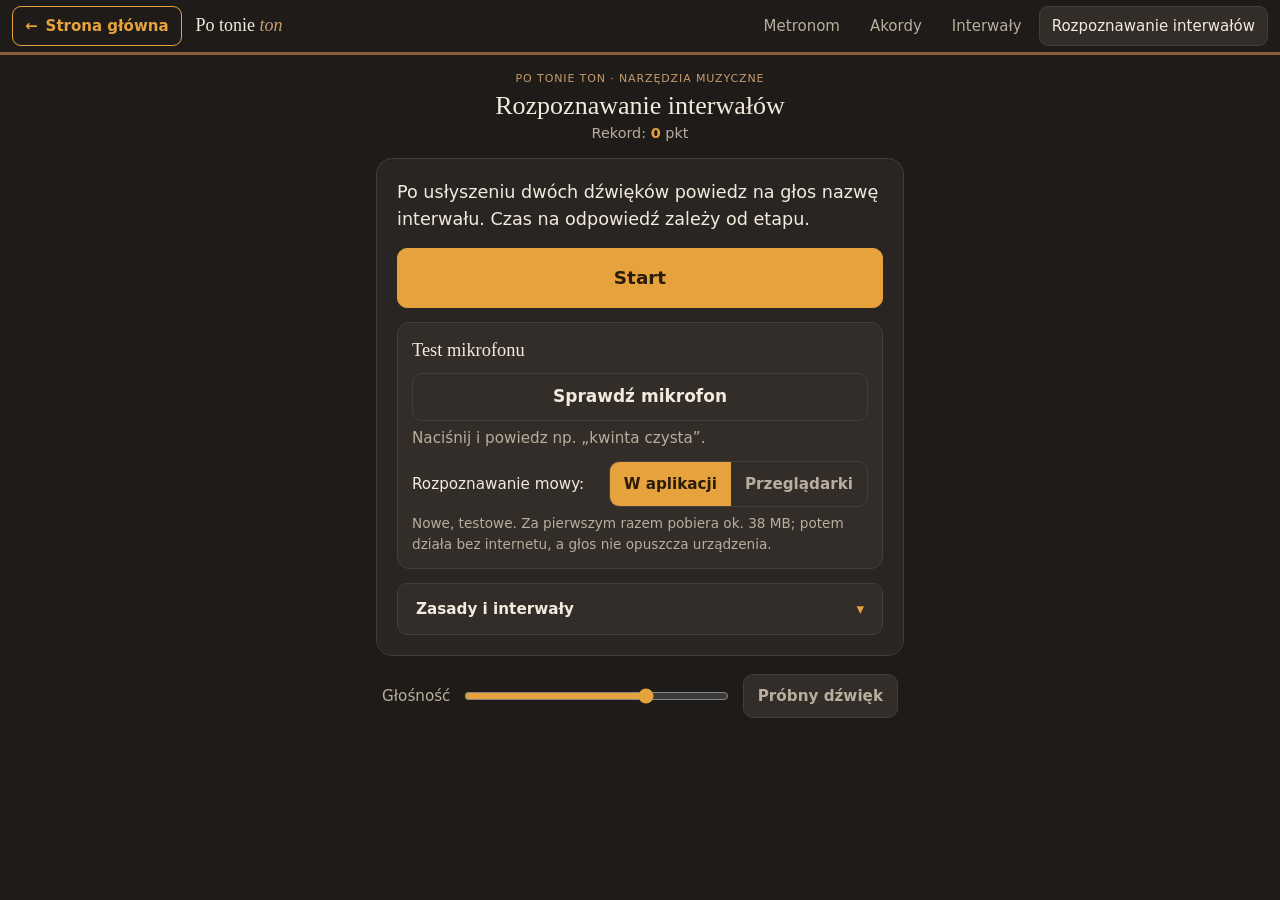
<file: rozpoznawanie-interwalow/index.html>
<!DOCTYPE html>
<html lang="pl">
<head>
<meta charset="utf-8">
<meta name="viewport" content="width=device-width, initial-scale=1, viewport-fit=cover">
<title>Rozpoznawanie interwałów · Po tonie ton</title>
<meta name="description" content="Posłuchaj dwóch dźwięków i powiedz nazwę interwału. Ćwiczenie słuchu sterowane głosem — 10 etapów do pucharu.">
<meta name="theme-color" content="#1e1b19">
<meta name="color-scheme" content="dark">
<link rel="icon" type="image/svg+xml" href="../assets/favicon.svg">
<!-- Po publikacji pod innym adresem zmień poniższe adresy (tak jak na stronie głównej). -->
<link rel="canonical" href="https://lukas-piano.github.io/PoTonieTon/rozpoznawanie-interwalow/">
<meta property="og:type" content="website">
<meta property="og:locale" content="pl_PL">
<meta property="og:site_name" content="Po tonie ton">
<meta property="og:title" content="Rozpoznawanie interwałów · Po tonie ton">
<meta property="og:description" content="Posłuchaj dwóch dźwięków i powiedz nazwę interwału.">
<meta property="og:url" content="https://lukas-piano.github.io/PoTonieTon/rozpoznawanie-interwalow/">
<meta property="og:image" content="https://lukas-piano.github.io/PoTonieTon/og-image.jpg">
<meta property="og:image:width" content="1200">
<meta property="og:image:height" content="630">
<meta property="og:image:alt" content="Po tonie ton — narzędzia do ćwiczenia muzyki">
<meta name="twitter:card" content="summary_large_image">
<style>
  /* Paleta portalu „Po tonie ton”: ciepły grafit, drewno, złamana biel, bursztyn. */
  :root {
    color-scheme: dark;
    --bg: #1e1b19;
    --card: #292522;
    --card-2: #322d29;
    --line: #453d37;
    --wood: #8b5e3c;
    --wood-light: #c69c6d;
    --text: #f2eadc;
    --muted: #b9ad9d;
    --accent: #e6a23c;
    --accent-ink: #2a1c08;
    --good: #6cc48f;
    --bad: #ff7a6b;
    --radius: 16px;
    --display: "Iowan Old Style", "Palatino Linotype", Palatino, "Book Antiqua", "Noto Serif", Georgia, serif;
  }
  * { box-sizing: border-box; }
  [hidden] { display: none !important; }
  html, body { margin: 0; }
  body {
    background: var(--bg);
    color: var(--text);
    font-family: system-ui, -apple-system, "Segoe UI", Roboto, "Helvetica Neue", Arial, sans-serif;
    font-size: 17px;
    line-height: 1.5;
    min-height: 100vh;
    min-height: 100dvh;
    -webkit-text-size-adjust: 100%;
  }
  .app { max-width: 560px; margin: 0 auto; padding: 4px 16px calc(24px + env(safe-area-inset-bottom)); display: flex; flex-direction: column; gap: 14px; }
  .eyebrow { color: var(--wood-light); font-size: 11px; letter-spacing: .08em; text-transform: uppercase; text-align: center; }
  h1, h2, h3 { font-family: var(--display); font-weight: 500; }
  header.brand { text-align: center; margin-top: -12px; }
  header.brand h1 { font-size: 26px; line-height: 1.2; margin: 0 0 2px; }
  header.brand .best { color: var(--muted); font-size: .9rem; }
  header.brand .best b { color: var(--accent); font-variant-numeric: tabular-nums; }
  .card { background: var(--card); border: 1px solid var(--line); border-radius: var(--radius); padding: 20px; }
  .lead { font-size: 1.1rem; margin: 0 0 16px; }
  #scr-start .btn-primary { margin-bottom: 14px; }
  #scr-start > p.warn, #scr-start > p.err { margin: 0 0 14px; }

  button {
    font: inherit; color: inherit; cursor: pointer;
    border: 1px solid var(--line); background: var(--card-2);
    border-radius: 10px; min-height: 48px; padding: 10px 18px; font-weight: 600;
    transition: background .15s, border-color .15s;
    touch-action: manipulation; -webkit-tap-highlight-color: transparent;
  }
  button:hover:not(:disabled) { border-color: var(--wood-light); }
  button:active:not(:disabled) { transform: translateY(1px); }
  button:focus-visible, input:focus-visible, summary:focus-visible { outline: 3px solid var(--accent); outline-offset: 2px; }
  button:disabled { opacity: .45; cursor: not-allowed; }
  .btn-primary { background: var(--accent); color: var(--accent-ink); border-color: var(--accent); font-weight: 600; font-size: 1.15rem; min-height: 60px; width: 100%; }
  .btn-primary:hover:not(:disabled) { background: #f0b659; border-color: #f0b659; }
  .btn-replay { width: 100%; min-height: 76px; font-size: 1.2rem; font-weight: 650; display: flex; align-items: center; justify-content: center; gap: 12px; }
  .btn-replay .ico { font-size: 1.5rem; color: var(--accent); }
  .btn-ghost { background: transparent; width: 100%; color: var(--muted); font-weight: 500; }
  .row { display: flex; gap: 10px; flex-wrap: wrap; }
  .row > button { flex: 1 1 180px; }

  .box { background: var(--card-2); border: 1px solid var(--line); border-radius: 12px; padding: 14px; margin: 0 0 14px; }
  .box p:empty { display: none; }
  .engine { display: flex; align-items: center; justify-content: space-between; gap: 10px; flex-wrap: wrap; margin-top: 12px; font-size: .95rem; }
  .seg { display: inline-flex; border: 1px solid var(--line); border-radius: 10px; overflow: hidden; }
  .seg button { border: 0; border-radius: 0; min-height: 44px; padding: 6px 14px; background: transparent; color: var(--muted); font-size: .95rem; }
  .seg button[aria-pressed="true"] { background: var(--accent); color: var(--accent-ink); }
  #engine-note { font-size: .85rem; }
  .box h2 { font-size: 1.15rem; margin: 0 0 8px; }
  .box p { margin: 6px 0 0; font-size: .95rem; }
  .muted { color: var(--muted); }
  .warn { color: var(--accent); }
  .err { color: var(--bad); }
  .ok { color: var(--good); }
  .heard-line { min-height: 1.5em; }
  .heard-line q { color: var(--text); font-weight: 600; quotes: "„" "”"; }

  details.rules { margin: 0; color: var(--muted); font-size: .95rem; }
  details.rules summary {
    cursor: pointer; list-style: none; display: flex; align-items: center; justify-content: space-between;
    min-height: 52px; padding: 10px 18px; color: var(--text);
    border: 1px solid var(--line); background: var(--card-2); border-radius: 10px; font-weight: 600;
  }
  details.rules summary::-webkit-details-marker { display: none; }
  details.rules summary::after { content: "▾"; color: var(--accent); transition: transform .15s; }
  details.rules[open] summary::after { transform: rotate(180deg); }
  .rules-body { padding: 4px 4px 0; }
  .rules-body h3 { color: var(--text); font-size: 1.15rem; margin: 16px 0 6px; }
  .rules-body ul { margin: 0; padding-left: 1.2em; display: grid; gap: 4px; }
  .chips { display: grid; grid-template-columns: repeat(5, 1fr); gap: 6px; }
  .chips span { background: var(--card-2); border: 1px solid var(--line); border-radius: 10px; padding: 6px 4px; text-align: center; }
  .chips small { display: block; font-size: .72rem; }
  .chips b { color: var(--text); font-variant-numeric: tabular-nums; }
  table { width: 100%; border-collapse: collapse; margin-top: 6px; }
  td { padding: 5px 2px; border-bottom: 1px solid var(--line); }
  td:last-child { text-align: right; font-variant-numeric: tabular-nums; color: var(--text); }

  .volume { display: flex; align-items: center; gap: 12px; padding: 4px 6px; color: var(--muted); font-size: .95rem; }
  .volume input[type=range] { flex: 1; height: 36px; accent-color: var(--accent); min-width: 0; }
  .volume button { min-height: 44px; padding: 6px 14px; font-size: .95rem; }

  /* --- gra --- */
  .stats { display: grid; grid-template-columns: repeat(3, 1fr); gap: 8px; margin-bottom: 8px; }
  .stat { background: var(--card-2); border: 1px solid var(--line); border-radius: 12px; padding: 8px 10px; text-align: center; }
  .stat span { display: block; color: var(--muted); font-size: .78rem; text-transform: uppercase; letter-spacing: .06em; }
  .stat b { font-size: 1.5rem; font-variant-numeric: tabular-nums; }
  .timer { text-align: center; padding: 4px 0 2px; }
  .count { font-size: clamp(6rem, 34vw, 10.5rem); line-height: 1; font-weight: 800; font-variant-numeric: tabular-nums; letter-spacing: -.03em; transition: color .2s, opacity .2s; }
  .bar { height: 12px; border-radius: 99px; background: var(--card-2); border: 1px solid var(--line); overflow: hidden; margin-top: 10px; }
  .bar-fill { height: 100%; width: 100%; background: var(--accent); transform-origin: left center; border-radius: 99px; transition: background-color .2s; }
  .timer.waiting .count { opacity: .25; }
  .timer.waiting .bar-fill { opacity: .35; }
  .timer.urgent .count { color: var(--bad); animation: pulse .5s ease-in-out infinite alternate; }
  .timer.urgent .bar-fill { background: var(--bad); }
  @keyframes pulse { from { transform: scale(1); } to { transform: scale(1.05); } }
  .phase { text-align: center; font-size: 1.15rem; font-weight: 600; min-height: 1.6em; margin: 10px 0 6px; }
  .banner { text-align: center; border-radius: 12px; padding: 10px 12px; font-weight: 700; margin: 6px 0; min-height: 3em; display: flex; align-items: center; justify-content: center; }
  .banner.good { background: rgba(76,195,138,.16); border: 1px solid var(--good); color: var(--good); font-size: 1.2rem; }
  .banner.retry { background: rgba(230,162,60,.12); border: 1px solid var(--accent); color: var(--accent); }
  .banner.stage { background: rgba(230,162,60,.12); border: 1px solid var(--accent); color: var(--accent); font-size: 1.1rem; }
  .banner.empty { border: 1px solid transparent; }
  .stage-line { text-align: center; color: var(--muted); font-weight: 600; font-variant-numeric: tabular-nums; margin-top: 8px; font-size: .95rem; }

  /* --- podziałka etapów --- */
  .gauge { background: var(--card); border: 1px solid var(--line); border-radius: var(--radius); padding: 20px 12px 10px; }
  .lamps { list-style: none; margin: 0; padding: 0; display: grid; grid-template-columns: repeat(10, 1fr); gap: 6px; }
  .lamps li { position: relative; display: flex; justify-content: center; }
  .lamp {
    position: relative; z-index: 1; width: 100%; max-width: 34px; aspect-ratio: 1; border-radius: 50%;
    display: grid; place-items: center; border: 2px solid var(--line); background: var(--card-2);
    color: var(--muted); font-weight: 700; font-size: .75rem; font-variant-numeric: tabular-nums;
    transition: background-color .4s, border-color .4s, box-shadow .4s, color .3s, transform .3s;
  }
  .lamps li.done .lamp, .lamps li.current .lamp {
    background: var(--c); border-color: var(--c); color: #1e1b19; box-shadow: 0 0 var(--glow) var(--ga);
  }
  .lamps li.current .lamp {
    transform: scale(1.12); outline: 2px solid var(--text); outline-offset: 1px;
    animation: lamp-pulse 2s ease-in-out infinite;
  }
  @keyframes lamp-pulse {
    0%, 100% { box-shadow: 0 0 var(--glow) var(--ga); }
    50% { box-shadow: 0 0 calc(var(--glow) * 1.8 + 4px) var(--c); }
  }
  /* etap 10: żar i płomień */
  .lamps li.fire.done .lamp, .lamps li.fire.current .lamp {
    background: radial-gradient(circle at 50% 72%, #ffe27a 0%, #ffb02e 34%, #ff5a1f 68%, #d81e1e 100%);
    border-color: #ff7a2a;
  }
  .lamps li.fire.done::before, .lamps li.fire.current::before {
    content: ""; position: absolute; left: 50%; top: 50%; width: 150%; max-width: 52px; aspect-ratio: 1;
    margin: 0; translate: -50% -50%; border-radius: 50%;
    background: conic-gradient(#ff3b30, #ffb02e, #ffd75e, #ff6a2e, #ff3b30);
    filter: blur(6px); opacity: .55; animation: ember 7s linear infinite;
  }
  .lamps li.fire.done::after, .lamps li.fire.current::after {
    content: ""; position: absolute; left: 50%; bottom: 62%; width: 70%; max-width: 24px; height: 95%;
    translate: -50% 0; transform-origin: 50% 100%;
    background: radial-gradient(ellipse at 50% 100%, #ffd75e 0%, #ff8a2a 45%, rgba(255,59,48,0) 72%);
    border-radius: 50% 50% 45% 45% / 70% 70% 30% 30%;
    filter: blur(1.5px); opacity: .8; animation: flame 1.6s ease-in-out infinite alternate;
  }
  @keyframes ember { to { rotate: 360deg; } }
  @keyframes flame {
    from { transform: scale(.9, .82) skewX(-3deg); opacity: .6; }
    to   { transform: scale(1.05, 1.08) skewX(3deg); opacity: .9; }
  }
  .gauge.paused .lamp, .gauge.paused li::before, .gauge.paused li::after { animation: none !important; }
  .gbar {
    position: relative; height: 10px; margin-top: 14px; border-radius: 99px; overflow: hidden; border: 1px solid var(--line);
    background: linear-gradient(90deg, #7cc7ff 5%, #2fd0c4 15%, #4cc38a 25%, #a6d63a 35%, #f2d43b 45%, #e6a23c 55%, #ff9838 65%, #ff6a2e 75%, #ff3b30 85%, #ff5a1f 91%, #ffb02e 96%, #ffd75e 100%);
  }
  .gbar-cover { position: absolute; inset: 0; background: var(--card-2); transform-origin: right center; transition: transform .6s ease; }
  .trophy { font-size: clamp(5rem, 30vw, 8rem); line-height: 1.1; text-align: center; }
  .over.win h2, .over.win .reason, .over.win #o-detail { text-align: center; }
  .over.win h2 { color: var(--accent); }
  .over.win .reason { font-weight: 700; }
  .mic { display: flex; align-items: center; gap: 10px; color: var(--muted); font-size: .95rem; margin: 8px 0 2px; }
  .dot { width: 12px; height: 12px; border-radius: 50%; background: #7a6f64; flex: none; }
  .mic[data-state=listening] .dot { background: var(--good); box-shadow: 0 0 0 0 rgba(76,195,138,.6); animation: ping 1.4s ease-out infinite; }
  .mic[data-state=starting] .dot { background: var(--accent); }
  .mic[data-state=error] .dot { background: var(--bad); }
  @keyframes ping { to { box-shadow: 0 0 0 10px rgba(76,195,138,0); } }
  .heard { background: var(--card-2); border: 1px solid var(--line); border-radius: 12px; padding: 10px 12px; min-height: 3em; margin-bottom: 12px; overflow-wrap: anywhere; }
  .heard small { display: block; color: var(--muted); font-size: .78rem; text-transform: uppercase; letter-spacing: .06em; }
  .stack { display: grid; gap: 10px; }

  /* --- koniec --- */
  .over h2 { font-size: 2rem; line-height: 1.15; margin: 0 0 6px; }
  .over .reason { font-size: 1.15rem; margin: 0 0 14px; }
  .over dl { display: grid; grid-template-columns: 1fr auto; gap: 8px 12px; margin: 0 0 16px; }
  .over dt { color: var(--muted); }
  .over dd { margin: 0; text-align: right; font-weight: 700; font-variant-numeric: tabular-nums; }
  .over dd.big { font-size: 1.6rem; color: var(--accent); }

  @media (prefers-reduced-motion: reduce) {
    .timer.urgent .count, .mic .dot, .lamp, .lamps li::before, .lamps li::after { animation: none !important; }
    .gbar-cover { transition: none; }
  }
  @media (max-width: 380px) {
    body { font-size: 16px; }
    .app { padding-left: 10px; padding-right: 10px; }
    .card { padding: 14px; }
  }
</style>
</head>
<body>
<main class="app">
  <div class="eyebrow">Po tonie ton · Narzędzia muzyczne</div>
  <header class="brand">
    <h1>Rozpoznawanie interwałów</h1>
    <div class="best">Rekord: <b id="best-top">0</b> pkt</div>
  </header>

  <!-- ===== PODZIAŁKA ETAPÓW ===== -->
  <section class="gauge" id="gauge" aria-label="Postęp etapów" hidden>
    <ol class="lamps" id="lamps"></ol>
    <div class="gbar" id="gbar" role="progressbar" aria-label="Poprawne odpowiedzi" aria-valuemin="0" aria-valuemax="100" aria-valuenow="0"><div class="gbar-cover" id="gbar-cover"></div></div>
    <div class="stage-line" id="g-stage" aria-live="polite"></div>
  </section>

  <!-- ===== EKRAN STARTOWY ===== -->
  <section class="card" id="scr-start">
    <p class="lead">Po usłyszeniu dwóch dźwięków powiedz na głos nazwę interwału. Czas na odpowiedź zależy od etapu.</p>

    <p id="env-msg" class="warn" hidden></p>
    <p id="support-msg" class="err" hidden></p>
    <p id="start-error" class="err" role="alert" hidden></p>

    <button class="btn-primary" id="btn-start" type="button">Start</button>

    <div class="box">
      <h2>Test mikrofonu</h2>
      <div class="row"><button id="btn-test" type="button">Sprawdź mikrofon</button></div>
      <p id="test-status" class="muted">Naciśnij i powiedz np. „kwinta czysta”.</p>
      <p id="test-heard" class="heard-line" aria-live="polite"></p>
      <p id="test-result" aria-live="polite"></p>
      <div class="engine" id="engine" hidden>
        <span id="engine-label">Rozpoznawanie mowy:</span>
        <div class="seg" role="group" aria-labelledby="engine-label">
          <button type="button" id="eng-local" aria-pressed="false">W aplikacji</button>
          <button type="button" id="eng-browser" aria-pressed="false">Przeglądarki</button>
        </div>
      </div>
      <p id="engine-note" class="muted"></p>
    </div>

    <details class="rules">
      <summary>Zasady i interwały</summary>
      <div class="rules-body">
        <h3>Zasady</h3>
        <ul>
          <li>Interwały są grane w górę lub w dół. Podajesz tylko nazwę, bez kierunku.</li>
          <li>Gra ma 10 etapów po 10 interwałów. Każda poprawna odpowiedź to 10 punktów.</li>
          <li>Czas liczy się od końca drugiego dźwięku. „Powtórz interwał” go nie zatrzymuje.</li>
          <li>Błędna nazwa lub brak odpowiedzi kończy grę. Niezrozumiałą odpowiedź możesz powtórzyć.</li>
          <li>100 poprawnych odpowiedzi to 1000 punktów i puchar 🏆.</li>
        </ul>
        <h3>Czas na odpowiedź w etapach</h3>
        <div class="chips" id="stages"></div>
        <h3>Interwały i liczba półtonów</h3>
        <table id="legend"></table>
        <h3>Akceptowane odpowiedzi</h3>
        <ul>
          <li>Pełna nazwa, w dowolnej kolejności: „tercja mała” lub „mała tercja”.</li>
          <li>6 półtonów: „tryton”, „kwarta zwiększona” lub „kwinta zmniejszona”.</li>
          <li>12 półtonów: wystarczy „oktawa”.</li>
        </ul>
        <h3>Wskazówki</h3>
        <ul>
          <li>Użyj słuchawek — dźwięk z głośnika może mylić mikrofon.</li>
          <li>Rozpoznawanie „W aplikacji” pobiera dane tylko raz (ok. 38 MB), potem działa bez internetu, a głos nie opuszcza urządzenia.</li>
          <li>Rozpoznawanie „Przeglądarki” wymaga internetu, wysyła nagranie do usługi przeglądarki i na telefonie może pikać przy włączaniu mikrofonu.</li>
          <li>Możesz mówić z krótką przerwą: „tercja… mała”.</li>
          <li>Jeśli mówisz, gdy czas się kończy, aplikacja czeka jeszcze do 1 sekundy na rozpoznanie.</li>
        </ul>
      </div>
    </details>
  </section>

  <!-- ===== EKRAN GRY ===== -->
  <section class="card" id="scr-game" hidden>
    <div class="stats">
      <div class="stat"><span>Wynik</span><b id="g-score">0</b></div>
      <div class="stat"><span>Poprawne</span><b id="g-correct">0</b></div>
      <div class="stat"><span>Rekord</span><b id="g-best">0</b></div>
    </div>
    <div class="timer waiting" id="timer">
      <div class="count" id="count" aria-hidden="true">10</div>
      <div class="bar"><div class="bar-fill" id="bar"></div></div>
    </div>
    <div class="phase" id="phase" aria-live="polite"></div>
    <div class="banner empty" id="banner" role="status" aria-live="assertive"></div>
    <div class="mic" id="mic" data-state="off"><span class="dot"></span><span id="mic-text">Mikrofon wyłączony</span></div>
    <div class="heard"><small>Rozpoznana wypowiedź</small><span id="heard">—</span></div>
    <div class="stack">
      <button class="btn-replay" id="btn-replay" type="button" disabled><span class="ico" aria-hidden="true">▶</span><span>Powtórz interwał</span></button>
      <button class="btn-ghost" id="btn-quit" type="button">Zakończ grę</button>
    </div>
  </section>

  <!-- ===== EKRAN KOŃCOWY ===== -->
  <section class="card over" id="scr-over" hidden>
    <div class="trophy" id="o-trophy" aria-hidden="true" hidden>🏆</div>
    <h2 id="o-title">Koniec gry</h2>
    <p class="reason" id="o-reason"></p>
    <p class="muted" id="o-detail" hidden></p>
    <dl>
      <dt id="o-answer-label">Poprawna odpowiedź</dt><dd id="o-answer">—</dd>
      <dt id="o-said-label">Twoja odpowiedź</dt><dd id="o-said">—</dd>
      <dt>Etap</dt><dd id="o-stage">—</dd>
      <dt>Suma punktów</dt><dd class="big" id="o-score">0</dd>
      <dt>Prawidłowe odpowiedzi</dt><dd id="o-correct">0</dd>
      <dt>Rekord</dt><dd id="o-best">0</dd>
    </dl>
    <div class="stack">
      <button class="btn-primary" id="btn-again" type="button">Zagraj ponownie</button>
      <button id="btn-hear" type="button">▶ Posłuchaj ostatniego interwału</button>
      <button class="btn-ghost" id="btn-home" type="button">Ekran startowy</button>
    </div>
  </section>

  <div class="volume">
    <label for="vol">Głośność</label>
    <input id="vol" type="range" min="0" max="100" value="70" step="1">
    <button id="btn-sample" type="button">Próbny dźwięk</button>
  </div>
  <noscript><p class="err">Ta aplikacja wymaga włączonego JavaScriptu.</p></noscript>
</main>

<script>
(function (root) {
  'use strict';

  /* =====================================================================
   * 1. KONFIGURACJA
   * ===================================================================== */
  var CONFIG = {
    stageLimitsSec: [14, 12, 10, 9, 8, 7, 6, 5, 4, 3],  // czas na odpowiedź w kolejnych etapach
    perStage: 10,        // poprawnych odpowiedzi na etap
    pointsPerCorrect: 10,
    stageNoticeMs: 2000, // informacja o nowym etapie przed kolejnym pytaniem
    graceMs: 1000,       // maks. oczekiwanie na finalizację wypowiedzi po zerze
    armMaxMs: 1500,      // najdłuższe czekanie z pytaniem na gotowość mikrofonu
    audioReadyFallbackMs: 2500, // gdy przeglądarka nie zgłasza początku przechwytywania dźwięku
    feedbackMs: 800,     // pauza po poprawnej odpowiedzi
    urgentMs: 3000,      // wyróżnienie końcówki czasu
    noteSec: 0.6,
    gapSec: 0.15,
    leadSec: 0.05,
    minRoot: 48,         // C3
    maxRoot: 72,         // C5 (drugi dźwięk najwyżej C6 = 84)
    lang: 'pl-PL',
    storageKey: 'interwaly-ze-sluchu.rekord.v2'
  };

  /* =====================================================================
   * 2. INTERWAŁY, SŁOWNIK ODPOWIEDZI, LOSOWANIE (czysta logika)
   * ===================================================================== */
  var INTERVALS = {
    1: 'Sekunda mała', 2: 'Sekunda wielka', 3: 'Tercja mała', 4: 'Tercja wielka',
    5: 'Kwarta czysta', 6: 'Tryton', 7: 'Kwinta czysta', 8: 'Seksta mała',
    9: 'Seksta wielka', 10: 'Septyma mała', 11: 'Septyma wielka', 12: 'Oktawa czysta'
  };
  function intervalLabel(n) {
    return n === 6 ? 'Tryton (kwarta zwiększona / kwinta zmniejszona)' : INTERVALS[n];
  }

  // Jawny słownik: formy po normalizacji (małe litery, bez polskich znaków).
  var NOUN_FORMS = {
    sekunda: ['sekunda', 'sekunde', 'sekundy', 'sekund', 'secunda'],
    tercja:  ['tercja', 'tercje', 'tercji', 'tercia', 'tertia', 'tercjo'],
    kwarta:  ['kwarta', 'kwarte', 'kwarty', 'quarta'],
    kwinta:  ['kwinta', 'kwinte', 'kwinty', 'quinta'],
    seksta:  ['seksta', 'sekste', 'seksty', 'sexta', 'sexte', 'seksa'],
    septyma: ['septyma', 'septyme', 'septymy', 'septima', 'septime'],
    oktawa:  ['oktawa', 'oktawe', 'oktawy', 'octava', 'oktava'],
    tryton:  ['tryton', 'trytonu', 'triton', 'trytony']
  };
  var QUAL_FORMS = {
    mala:        ['mala', 'malej', 'male', 'malo', 'maly'],
    wielka:      ['wielka', 'wielkiej', 'wielki', 'wielkie'],
    czysta:      ['czysta', 'czystej', 'czysty', 'czyste'],
    zwiekszona:  ['zwiekszona', 'zwiekszonej', 'zwiekszone', 'zwiekszony'],
    zmniejszona: ['zmniejszona', 'zmniejszonej', 'zmniejszone', 'zmniejszony']
  };
  // Dozwolone pary rzeczownik + określenie (w dowolnej kolejności, ale obok siebie).
  var PAIRS = {
    'sekunda|mala': 1, 'sekunda|wielka': 2, 'tercja|mala': 3, 'tercja|wielka': 4,
    'kwarta|czysta': 5, 'kwarta|zwiekszona': 6, 'kwinta|zmniejszona': 6, 'kwinta|czysta': 7,
    'seksta|mala': 8, 'seksta|wielka': 9, 'septyma|mala': 10, 'septyma|wielka': 11,
    'oktawa|czysta': 12
  };
  // Nazwy kompletne jako pojedyncze słowo.
  var SINGLE = { tryton: 6, oktawa: 12 };

  function invert(forms) {
    var out = {};
    Object.keys(forms).forEach(function (k) { forms[k].forEach(function (f) { out[f] = k; }); });
    return out;
  }
  var NOUN_LOOKUP = invert(NOUN_FORMS);
  var QUAL_LOOKUP = invert(QUAL_FORMS);

  function normalizeText(text) {
    return String(text == null ? '' : text)
      .toLowerCase()
      .normalize('NFD').replace(/[\u0300-\u036f]/g, '')
      .replace(/\u0142/g, 'l')
      .replace(/[^a-z0-9]+/g, ' ')
      .trim()
      .replace(/\btr[yi] ton\b/g, 'tryton');
  }

  /**
   * Zwraca {kind:'answer', semitones} | {kind:'ambiguous'} | {kind:'none'}.
   * 'answer' tylko wtedy, gdy wypowiedź zawiera dokładnie jedną kompletną nazwę
   * i żadnych innych, niedopasowanych słów ze słownika interwałów.
   */
  /** Czy dwa słowa różnią się najwyżej jedną literą (zamiana, brak lub nadmiar)? */
  function nearlySame(a, b) {
    var la = a.length, lb = b.length;
    if (Math.abs(la - lb) > 1) return false;
    var i = 0, j = 0, edits = 0;
    while (i < la && j < lb) {
      if (a[i] === b[j]) { i++; j++; continue; }
      if (++edits > 1) return false;
      if (la > lb) i++; else if (lb > la) j++; else { i++; j++; }
    }
    return edits + (la - i) + (lb - j) <= 1;
  }
  /**
   * Słowo → pojęcie ze słownika. Najpierw dokładnie; potem z tolerancją jednej litery,
   * ale tylko dla dłuższych słów i tylko gdy pasuje dokładnie jedno pojęcie
   * (np. „kwanta” leży między kwartą a kwintą, więc nie pasuje do żadnej).
   */
  function lookupWord(w, lookup, forms) {
    if (lookup[w]) return lookup[w];
    if (w.length < 5) return null;
    var hit = null, keys = Object.keys(forms);
    for (var k = 0; k < keys.length; k++) {
      var list = forms[keys[k]];
      for (var f = 0; f < list.length; f++) {
        if (list[f].length >= 6 && nearlySame(w, list[f])) {
          if (hit && hit !== keys[k]) return null;
          hit = keys[k];
        }
      }
    }
    return hit;
  }

  function parseAnswer(text) {
    var norm = normalizeText(text);
    if (!norm) return { kind: 'none', normalized: norm };
    var tokens = norm.split(' ').map(function (w) {
      return { noun: lookupWord(w, NOUN_LOOKUP, NOUN_FORMS), qual: lookupWord(w, QUAL_LOOKUP, QUAL_FORMS) };
    });
    var found = {}, covered = [];
    for (var i = 0; i < tokens.length; i++) {
      var a = tokens[i], b = tokens[i + 1];
      if (a.noun && SINGLE[a.noun]) { found[SINGLE[a.noun]] = true; covered[i] = true; }
      if (b) {
        var s = (a.noun && b.qual) ? PAIRS[a.noun + '|' + b.qual]
              : (a.qual && b.noun) ? PAIRS[b.noun + '|' + a.qual] : undefined;
        if (s) { found[s] = true; covered[i] = true; covered[i + 1] = true; }
      }
    }
    var list = Object.keys(found).map(Number);
    var stray = tokens.some(function (t, idx) { return (t.noun || t.qual) && !covered[idx]; });
    if (list.length === 1 && !stray) return { kind: 'answer', semitones: list[0], normalized: norm };
    if (list.length >= 1) return { kind: 'ambiguous', normalized: norm };
    return { kind: 'none', normalized: norm };
  }

  function stageCount() { return CONFIG.stageLimitsSec.length; }
  function stageLimitMs(stage) {
    var i = Math.max(1, Math.min(stageCount(), stage)) - 1;
    return CONFIG.stageLimitsSec[i] * 1000;
  }
  function secondsWord(n) {
    var d = n % 10, h = n % 100;
    if (n === 1) return 'sekunda';
    return (d >= 2 && d <= 4 && !(h >= 12 && h <= 14)) ? 'sekundy' : 'sekund';
  }

  function midiToFreq(m) { return 440 * Math.pow(2, (m - 69) / 12); }

  /**
   * Losuje niezależnie: wielkość (1–12 półtonów), wysokość i kierunek (50/50).
   * notes = [pierwszy, drugi] dźwięk w kolejności grania; oba mieszczą się w C3–C6.
   */
  function pickQuestion(rng, prevFirst) {
    var semitones = Math.min(12, 1 + Math.floor(rng() * 12));
    var span = CONFIG.maxRoot - CONFIG.minRoot + 1;
    var low = CONFIG.minRoot + Math.min(span - 1, Math.floor(rng() * span));   // niższy z dwóch dźwięków
    var descending = rng() >= 0.5;
    if ((descending ? low + semitones : low) === prevFirst) {                   // inny dźwięk początkowy niż poprzednio
      var shift = 1 + Math.min(span - 2, Math.floor(rng() * (span - 1)));
      low = CONFIG.minRoot + ((low - CONFIG.minRoot + shift) % span);
    }
    var high = low + semitones;
    return { semitones: semitones, root: low, descending: descending,
             notes: descending ? [high, low] : [low, high] };
  }

  /* =====================================================================
   * 3. DŹWIĘK (Web Audio API)
   * ===================================================================== */
  function createAudio(win) {
    var ctx = null, master = null, volume = 0.5, voice = null;

    function ensure() {
      if (!ctx) {
        var AC = win.AudioContext || win.webkitAudioContext;
        if (!AC) return false;
        try { ctx = new AC(); } catch (e) { ctx = null; return false; }
        master = ctx.createGain();
        master.gain.value = volume;
        master.connect(ctx.destination);
      }
      if (ctx.state === 'suspended' && ctx.resume) { try { ctx.resume(); } catch (e) {} }
      return true;
    }

    function tone(bus, freq, t0, dur, oscs) {
      var env = ctx.createGain();
      env.gain.setValueAtTime(0.0001, t0);
      env.gain.linearRampToValueAtTime(1, t0 + 0.02);              // krótki atak, bez trzasku
      env.gain.exponentialRampToValueAtTime(0.55, t0 + 0.25);      // łagodne opadanie
      env.gain.setValueAtTime(0.55, t0 + dur - 0.09);
      env.gain.linearRampToValueAtTime(0.0001, t0 + dur);          // wybrzmienie
      var lp = ctx.createBiquadFilter();
      lp.type = 'lowpass'; lp.frequency.value = 2600; lp.Q.value = 0.5;
      lp.connect(env); env.connect(bus);
      [['triangle', 1, 0.8], ['sine', 2, 0.14]].forEach(function (p) {
        var o = ctx.createOscillator(), g = ctx.createGain();
        o.type = p[0]; o.frequency.value = freq * p[1]; g.gain.value = p[2];
        o.connect(g); g.connect(lp);
        o.start(t0); o.stop(t0 + dur + 0.03);
        oscs.push(o);
      });
    }

    /** Odtwarza kolejno podane dźwięki (MIDI). Zwraca czas trwania w ms albo null. */
    function play(midis) {
      if (!ensure()) return null;
      stop();
      var bus = ctx.createGain();
      bus.gain.value = 0.5;
      bus.connect(master);
      var oscs = [], t = ctx.currentTime + CONFIG.leadSec;
      midis.forEach(function (m, i) {
        tone(bus, midiToFreq(m), t + i * (CONFIG.noteSec + CONFIG.gapSec), CONFIG.noteSec, oscs);
      });
      voice = { bus: bus, oscs: oscs };
      var total = CONFIG.leadSec + midis.length * CONFIG.noteSec + (midis.length - 1) * CONFIG.gapSec;
      return Math.round(total * 1000);
    }

    function stop() {
      if (!voice || !ctx) return;
      var v = voice, t = ctx.currentTime;
      voice = null;
      try {
        v.bus.gain.cancelScheduledValues(t);
        v.bus.gain.setValueAtTime(v.bus.gain.value, t);
        v.bus.gain.linearRampToValueAtTime(0.0001, t + 0.03);
      } catch (e) {}
      v.oscs.forEach(function (o) { try { o.stop(t + 0.05); } catch (e) {} });
    }

    function setVolume(v01) {
      volume = v01 * v01; // krzywa bliższa odczuciu głośności
      if (master && ctx) master.gain.setTargetAtTime(volume, ctx.currentTime, 0.02);
    }

    function close() {
      stop();
      if (ctx && ctx.close) { try { ctx.close(); } catch (e) {} }
      ctx = null; master = null;
    }

    return { ensure: ensure, play: play, stop: stop, setVolume: setVolume, close: close };
  }

  /* =====================================================================
   * 4. ROZPOZNAWANIE MOWY (Web Speech API)
   *    sink: onState(state), onInterim(text, firstSeenAt),
   *          onFinal(text, firstSeenAt), onFatal(code)
   *    Stany: 'off' | 'starting' | 'listening' | 'error'
   * ===================================================================== */
  var FATAL_CODES = {
    'not-allowed': 'denied', 'service-not-allowed': 'denied',
    'audio-capture': 'no-mic', 'network': 'network', 'language-not-supported': 'language'
  };

  function createSpeech(opts) {
    var SR = opts.SR, clock = opts.clock, sink = opts.sink, lang = opts.lang || CONFIG.lang;
    var want = false, session = null, restartTimer = null;
    var quickFails = 0, startFails = 0, pending = null, state = 'off';
    var audioStartSeen = false;   // ta przeglądarka zgłasza początek przechwytywania dźwięku

    function setState(s) { if (state !== s) { state = s; sink.onState(s); } }

    function schedule(ms) {
      if (restartTimer != null) clock.clearTimeout(restartTimer);
      restartTimer = clock.setTimeout(function () { restartTimer = null; begin(); }, ms);
    }
    function cancelSchedule() {
      if (restartTimer != null) { clock.clearTimeout(restartTimer); restartTimer = null; }
    }

    function fatal(code) {
      want = false;
      cancelSchedule();
      pending = null;
      if (session) abortSession(session);
      setState('error');
      sink.onFatal(code);
    }

    function abortSession(s) {
      s.discard = true; s.byUs = true;
      try { s.rec.abort(); } catch (e) {}
      if (s.safety == null) {
        // Gdyby przeglądarka nie wysłała 'end' — nie blokuj kolejnych sesji.
        s.safety = clock.setTimeout(function () {
          if (session === s) { session = null; if (want) begin(); }
        }, 1000);
      }
    }

    function begin() {
      if (!want || session) return;
      var rec;
      try { rec = new SR(); } catch (e) { fatal('unsupported'); return; }
      var s = { rec: rec, discard: false, byUs: false, live: false, gotResult: false,
                ready: false, readyTimer: null,
                startedAt: clock.now(), firstSeen: {}, done: {}, stale: {}, base: {}, lastText: {}, safety: null };
      rec.lang = lang;
      rec.continuous = true;
      rec.interimResults = true;
      rec.maxAlternatives = 5;           // rozpoznawanie podaje kilka wariantów — sprawdzamy wszystkie
      rec.onstart = function () {
        if (session !== s) return;
        s.live = true; startFails = 0;
        // „Słucham” dopiero, gdy mikrofon naprawdę przechwytuje dźwięk (audiostart);
        // zapas czasowy tylko dla przeglądarek, które tego zdarzenia nie wysyłają.
        if (!s.ready && s.readyTimer == null && !audioStartSeen) {
          s.readyTimer = clock.setTimeout(function () { s.readyTimer = null; ready(s); }, CONFIG.audioReadyFallbackMs);
        }
      };
      rec.onaudiostart = function () { audioStartSeen = true; s.live = true; ready(s); };
      rec.onresult = function (e) { if (session === s && !s.discard) handleResult(s, e); };
      rec.onerror = function (e) {
        if (session !== s) return;
        var code = e && e.error;
        if (code === 'aborted' || code === 'no-speech') return;  // zwykłe sytuacje
        if (FATAL_CODES[code]) fatal(FATAL_CODES[code]);
      };
      rec.onend = function () { if (session === s) ended(s); };
      session = s; pending = null;
      setState('starting');
      try { rec.start(); }
      catch (e) {
        session = null; startFails++;
        if (startFails >= 5) { fatal('service'); return; }
        schedule(300);
      }
    }

    function ready(s) {
      if (session !== s || s.ready) return;
      s.ready = true;
      if (s.readyTimer != null) { clock.clearTimeout(s.readyTimer); s.readyTimer = null; }
      if (!s.discard && want) setState('listening');
    }

    /** Usuwa z tekstu to, co było już rozpoznane przed otwarciem okna odpowiedzi. */
    function stripPrefix(text, base) {
      var t = text.trim().split(/\s+/), b = base.trim().split(/\s+/).filter(Boolean);
      for (var i = 0; i < b.length; i++) {
        if (!t[i] || t[i].toLowerCase() !== b[i].toLowerCase()) return text;
      }
      return t.slice(b.length).join(' ');
    }

    function ended(s) {
      session = null; pending = null;
      if (s.readyTimer != null) { clock.clearTimeout(s.readyTimer); s.readyTimer = null; }
      if (s.safety != null) { clock.clearTimeout(s.safety); s.safety = null; }
      if (!want) { if (state !== 'error') setState('off'); return; }
      if (!s.byUs) {
        var short = (clock.now() - s.startedAt) < 700 && !s.gotResult;
        quickFails = short ? quickFails + 1 : 0;
        if (quickFails >= 6) { fatal('service'); return; }
      }
      setState('starting');
      schedule(s.byUs ? 60 : 40);        // sesja skończyła się sama (typowe na Androidzie) — wznawiamy od razu
    }

    function handleResult(s, e) {
      var now = clock.now(), interim = '', first = null, finals = [];
      s.gotResult = true; quickFails = 0;
      for (var i = 0; i < e.results.length; i++) {
        var r = e.results[i];
        if (s.stale[i]) continue;                    // wypowiedź sprzed ostatniego mark()
        if (s.firstSeen[i] == null) s.firstSeen[i] = now;
        var raw = (r[0] && r[0].transcript) || '';
        var txt = s.base[i] != null ? stripPrefix(raw, s.base[i]) : raw;
        if (r.isFinal) {
          if (!s.done[i]) {
            s.done[i] = true;
            var alts = [];
            for (var j = 0; j < r.length; j++) {
              var alt = (r[j] && r[j].transcript) || '';
              if (s.base[i] != null) alt = stripPrefix(alt, s.base[i]);
              if (alt && alts.indexOf(alt) < 0) alts.push(alt);
            }
            if (txt) finals.push({ text: txt, at: s.firstSeen[i], alts: alts });
          }
        } else {
          s.lastText[i] = raw;
          if (txt) {
            interim += txt + ' ';
            if (first == null || s.firstSeen[i] < first) first = s.firstSeen[i];
          }
        }
      }
      interim = interim.trim();
      pending = interim ? { text: interim, firstSeenAt: first } : null;
      if (pending) sink.onInterim(pending.text, pending.firstSeenAt);
      for (var k = 0; k < finals.length; k++) {
        if (s.discard) break;
        sink.onFinal(finals[k].text, finals[k].at, finals[k].alts);
      }
    }

    return {
      /** Włącz ciągły nasłuch (z automatycznym ponawianiem). */
      listen: function () {
        want = true; quickFails = 0;
        if (!session && restartTimer == null) begin();
      },
      /**
       * Odrzuć wszystko, co dotąd usłyszano, NIE przerywając sesji nasłuchu.
       * Każdy start/stop rozpoznawania może na telefonie wywołać systemowy sygnał,
       * więc między pytaniami sesja zostaje ta sama, a stare wypowiedzi są pomijane.
       */
      mark: function (keepOpenUtterance) {
        pending = null;
        if (!session) return;
        var s = session, now = clock.now();
        Object.keys(s.firstSeen).forEach(function (k) {
          if (keepOpenUtterance && !s.done[k] && !s.stale[k]) {
            // Wypowiedź właśnie trwa: nie wyrzucamy jej w całości (zgubilibyśmy szybką odpowiedź),
            // tylko pomijamy to, co rozpoznano do tej chwili.
            s.base[k] = s.lastText[k] || '';
            s.firstSeen[k] = now;
          } else {
            s.stale[k] = true;
          }
        });
      },
      /** Odrzuć wszystko, co dotąd usłyszano, i zacznij świeżą sesję. */
      flush: function () {
        pending = null;
        if (session) { abortSession(session); if (want) setState('starting'); }
        else if (want && restartTimer == null) begin();
      },
      /** Odetnij mikrofon teraz i poproś o finalizację tego, co już nagrano. */
      finishNow: function () {
        want = false; cancelSchedule();
        if (session && session.live && !session.discard) {
          session.byUs = true;
          try { session.rec.stop(); return true; } catch (e) {}
        }
        if (session) abortSession(session);
        setState('off');
        return false;
      },
      /** Zatrzymaj nasłuch i zwolnij mikrofon. */
      shutdown: function () {
        want = false; cancelSchedule(); pending = null;
        if (session) abortSession(session);
        if (state !== 'error') setState('off');
      },
      pending: function () { return pending; },
      state: function () { return state; }
    };
  }

  /* =====================================================================
   * 4b. ROZPOZNAWANIE MOWY W APLIKACJI (Vosk w przeglądarce, bez usługi zewnętrznej)
   *     Ten sam interfejs co createSpeech: listen / mark / finishNow / shutdown / pending / state.
   *     Mikrofon działa bez przerwy przez całą grę; dźwięk trafia do rozpoznawania tylko
   *     w oknie odpowiedzi (plus krótki zapas sprzed jego otwarcia), więc nie ma restartów.
   *     Stany: 'off' | 'loading' | 'starting' | 'listening' | 'error'
   * ===================================================================== */
  var LOCAL = {
    lib: { url: 'mowa/vosk.js', bytes: 5661723 },
    parts: [{ url: 'mowa/model-pl-1.bin', bytes: 16000000 }, { url: 'mowa/model-pl-2.bin', bytes: 15903403 }],
    key: 'pl-small-022-slim-1',                         // nazwa modelu w pamięci przeglądarki
    flagKey: 'rozpoznawanie-interwalow.model',
    prerollMs: 250,                                     // tyle dźwięku sprzed otwarcia okna też trafia do rozpoznawania
    carryMs: 3000,                                      // „tercja” … „mała” wypowiedziane osobno łączymy w jedną odpowiedź
    loadTimeoutMs: 120000,
    // Model nie zna słów: tercja, kwinta, seksta, septyma, tryton. Zastępują je znane mu słowa
    // o tym samym lub bardzo zbliżonym brzmieniu (tercji, kwintę, seks+ta, sep+ty+ma, try+ton).
    grammar: ['sekunda', 'sekundę', 'tercji', 'kwarta', 'kwartę', 'kwintę', 'kwita', 'seks', 'ta', 'sep', 'ty', 'ma',
              'oktawa', 'oktawę', 'try', 'ton', 'mała', 'małą', 'wielka', 'wielką', 'czysta', 'czystą',
              'zwiększona', 'zmniejszona', '[unk]']
  };
  var LOCAL_NOUNS = { sekunda: 1, tercja: 1, kwarta: 1, kwinta: 1, seksta: 1, septyma: 1, oktawa: 1, tryton: 1 };
  var LOCAL_QUALS = { 'mała': 1, wielka: 1, czysta: 1, 'zwiększona': 1, zmniejszona: 1 };

  /** Zamiana tego, co zwraca model (słowa-zamienniki), na zwykłe nazwy interwałów. */
  function canonLocal(text) {
    var MAP = { 'sekundę': 'sekunda', 'kwartę': 'kwarta', 'oktawę': 'oktawa', 'kwintę': 'kwinta', 'kwita': 'kwinta',
                'małą': 'mała', 'wielką': 'wielka', 'czystą': 'czysta' };
    var FILL = { ta: 1, ty: 1, ma: 1, ton: 1, a: 1 };
    var t = String(text || '').split(/\s+/).filter(function (w) { return w && w !== '[unk]'; });
    var out = [], i = 0, hasNoun = false, w;
    while (i < t.length) {
      w = t[i];
      if (w === 'seks') { if (t[i + 1] === 'ta') i++; w = 'seksta'; }
      else if (w === 'sep') { if (t[i + 1] === 'ty') i++; if (t[i + 1] === 'ma') i++; w = 'septyma'; }
      else if (w === 'try') { if (t[i + 1] === 'ton') i++; w = 'tryton'; }
      else if (w === 'tercji') { if (t[i + 1] === 'a') i++; w = 'tercja'; }
      else if (MAP[w]) w = MAP[w];
      if (LOCAL_NOUNS[w]) hasNoun = true;
      out.push(w); i++;
    }
    var res = [];
    for (i = 0; i < out.length; i++) {
      w = out[i];
      if (!FILL[w]) { res.push(w); continue; }
      // samotne „ta” tuż przed „czysta”/„zmniejszona” to końcówka słowa „kwinta”
      if (w === 'ta' && !hasNoun && (out[i + 1] === 'czysta' || out[i + 1] === 'zmniejszona')) { res.push('kwinta'); hasNoun = true; }
    }
    // „zmniejszona” pasuje tylko do kwinty, „zwiększona” tylko do kwarty
    if (!hasNoun && res.length === 1 && res[0] === 'zmniejszona') res = ['kwinta', 'zmniejszona'];
    if (!hasNoun && res.length === 1 && res[0] === 'zwiększona') res = ['kwarta', 'zwiększona'];
    return res.join(' ');
  }

  function localSpeechSupported(win) {
    return !!(win.WebAssembly && win.Worker && win.indexedDB && win.fetch && win.Promise &&
              (win.AudioContext || win.webkitAudioContext) &&
              win.navigator && win.navigator.mediaDevices && win.navigator.mediaDevices.getUserMedia);
  }

  function createLocalSpeech(opts) {
    var win = opts.win, clock = opts.clock, sink = opts.sink, doc = win.document;
    var state = 'off', want = false;
    var model = null, modelPromise = null, info = { phase: null, pct: 0 };
    var ctx = null, stream = null, src = null, proc = null, mute = null, micLive = false, micOpening = false;
    var rec = null, closing = {}, feeding = false, ring = [], ringLen = 0;
    var pending = null, carry = null;

    function setState(s) { if (state !== s) { state = s; sink.onState(s); } }
    function progress(phase, pct) {
      info = { phase: phase, pct: pct };
      if (sink.onProgress) sink.onProgress(info);
    }
    function fatal(code) {
      want = false;
      closeMic(); dropRecognizer();
      setState('error');
      sink.onFatal(code);
    }

    /* ---------- pobieranie z paskiem postępu ---------- */
    function fetchBytes(url, onBytes) {
      return win.fetch(url).then(function (res) {
        if (!res.ok) throw new Error('HTTP ' + res.status + ' ' + url);
        if (!res.body || !res.body.getReader) {
          return res.arrayBuffer().then(function (buf) { onBytes(buf.byteLength); return [buf]; });
        }
        var reader = res.body.getReader(), chunks = [];
        function pump() {
          return reader.read().then(function (r) {
            if (r.done) return chunks;
            chunks.push(r.value); onBytes(r.value.byteLength);
            return pump();
          });
        }
        return pump();
      });
    }

    /* ---------- pamięć przeglądarki (IndexedDB używane przez bibliotekę) ---------- */
    function modelStore(mode, work) {
      return new win.Promise(function (resolve) {
        var done = false;
        function finish(v) { if (!done) { done = true; resolve(v); } }
        var req;
        try { req = win.indexedDB.open('/vosk'); } catch (e) { finish(null); return; }
        req.onupgradeneeded = function (e) { try { e.target.transaction.abort(); } catch (x) {} };   // bazy jeszcze nie ma
        req.onerror = function () { finish(null); };
        req.onblocked = function () { finish(null); };
        req.onsuccess = function () {
          var db = req.result;
          if (!db.objectStoreNames.contains('FILE_DATA')) { db.close(); finish(null); return; }
          try {
            var tx = db.transaction('FILE_DATA', mode), store = tx.objectStore('FILE_DATA');
            var prefix = '/vosk/' + LOCAL.key.replace(/[\W]/g, '_');
            var range = win.IDBKeyRange.bound(prefix, prefix + '/￿');
            var out = work(store, range);
            tx.oncomplete = function () { db.close(); finish(out.value); };
            tx.onerror = tx.onabort = function () { db.close(); finish(null); };
          } catch (e) { db.close(); finish(null); }
        };
      });
    }
    function modelIsStored() {
      var flag = null;
      try { flag = win.localStorage.getItem(LOCAL.flagKey); } catch (e) {}
      if (flag !== LOCAL.key) return win.Promise.resolve(false);
      return modelStore('readonly', function (store, range) {
        var out = { value: false }, q = store.count(range);
        q.onsuccess = function () { out.value = q.result > 5; };
        return out;
      }).then(function (v) { return !!v; });
    }
    function removeStoredModel() {
      try { win.localStorage.removeItem(LOCAL.flagKey); } catch (e) {}
      return modelStore('readwrite', function (store, range) { store.delete(range); return { value: true }; });
    }

    /* ---------- biblioteka i model ---------- */
    function loadLibrary(onBytes) {
      if (win.Vosk) return win.Promise.resolve();
      return fetchBytes(LOCAL.lib.url, onBytes).then(function (chunks) {
        return new win.Promise(function (resolve, reject) {
          var url = win.URL.createObjectURL(new win.Blob(chunks, { type: 'text/javascript' }));
          var tag = doc.createElement('script');
          tag.onload = function () { win.URL.revokeObjectURL(url); win.Vosk ? resolve() : reject(new Error('Vosk')); };
          tag.onerror = function () { reject(new Error('script')); };
          tag.src = url;
          doc.head.appendChild(tag);
        });
      });
    }
    function startModel(url) {
      return new win.Promise(function (resolve, reject) {
        var m = new win.Vosk.Model(url), settled = false;
        var timer = clock.setTimeout(function () { fail(new Error('timeout')); }, LOCAL.loadTimeoutMs);
        function fail(err) {
          if (settled) return; settled = true;
          clock.clearTimeout(timer);
          try { m.worker.terminate(); } catch (e) {}
          reject(err);
        }
        m.on('load', function (msg) {
          if (settled) return;
          if (!msg.result) { fail(new Error('load')); return; }
          settled = true; clock.clearTimeout(timer); resolve(m);
        });
        m.addEventListener('undefined', function (e) { fail(new Error((e.detail && e.detail.error) || 'model')); });   // komunikat błędu wątku
        m.addEventListener('error', function (e) { fail(new Error('model')); });
        if (m.worker && m.worker.addEventListener) m.worker.addEventListener('error', function () { fail(new Error('worker')); });
      });
    }
    function downloadModel(got, total) {
      progress('download', Math.round(100 * got.n / total));
      function onBytes(n) { got.n += n; progress('download', Math.min(99, Math.round(100 * got.n / total))); }
      var blobs = [];
      return removeStoredModel().then(function () {
        return LOCAL.parts.reduce(function (chain, part) {
          return chain.then(function () { return fetchBytes(part.url, onBytes); })
                      .then(function (chunks) { blobs.push(new win.Blob(chunks)); });
        }, win.Promise.resolve());
      }).then(function () {
        progress('prepare', 100);
        var url = win.URL.createObjectURL(new win.Blob(blobs));
        return startModel(url + '#key=' + LOCAL.key).then(function (m) { win.URL.revokeObjectURL(url); return m; },
                                                         function (e) { win.URL.revokeObjectURL(url); throw e; });
      });
    }
    function loadModel() {
      if (modelPromise) return modelPromise;
      var total = LOCAL.lib.bytes + LOCAL.parts.reduce(function (a, p) { return a + p.bytes; }, 0);
      var got = { n: 0 };
      modelPromise = modelIsStored().then(function (stored) {
        progress(stored ? 'prepare' : 'download', 0);
        return loadLibrary(function (n) { got.n += n; if (!stored) progress('download', Math.round(100 * got.n / total)); })
          .then(function () {
            if (!stored) return downloadModel(got, total);
            progress('prepare', 100);
            // Model jest już w pamięci przeglądarki: adres nie zostanie pobrany, liczy się tylko klucz.
            var dummy = new win.URL('mowa/model-pl-w-pamieci.bin', win.location.href).href + '#key=' + LOCAL.key;
            return startModel(dummy).then(null, function () { got.n = LOCAL.lib.bytes; return downloadModel(got, total); });
          });
      }).then(function (m) {
        model = m;
        try { win.localStorage.setItem(LOCAL.flagKey, LOCAL.key); } catch (e) {}
        m.addEventListener('result', function (e) { onMessage(e.detail, true); });
        m.addEventListener('partialresult', function (e) { onMessage(e.detail, false); });
        progress(null, 100);
        return m;
      });
      modelPromise.then(null, function () { modelPromise = null; });   // po błędzie można spróbować ponownie
      return modelPromise;
    }

    /* ---------- mikrofon ---------- */
    function openMic() {
      if (ctx || micOpening) return;
      micOpening = true; micLive = false;
      var AC = win.AudioContext || win.webkitAudioContext;
      try { ctx = new AC(); if (ctx.resume) ctx.resume(); } catch (e) { micOpening = false; fatal('audio'); return; }
      // Bez „ulepszaczy” dźwięku — tak samo jak w „Interwałach wokalnych”, żeby telefon nie przełączał głośnika w tryb rozmowy.
      win.navigator.mediaDevices.getUserMedia({ audio: { echoCancellation: false, noiseSuppression: false, autoGainControl: false }, video: false })
        .then(function (st) {
          micOpening = false;
          if (!want || !ctx) { st.getTracks().forEach(function (t) { t.stop(); }); return; }
          stream = st;
          st.getTracks().forEach(function (t) { t.onended = function () { if (want) fatal('no-mic'); }; });
          src = ctx.createMediaStreamSource(st);
          proc = ctx.createScriptProcessor(4096, 1, 1);
          mute = ctx.createGain(); mute.gain.value = 0;
          proc.onaudioprocess = onAudio;
          src.connect(proc); proc.connect(mute); mute.connect(ctx.destination);
          if (ctx.resume) ctx.resume();
        }, function (err) {
          micOpening = false;
          var n = err && err.name;
          fatal(n === 'NotAllowedError' || n === 'SecurityError' || n === 'PermissionDeniedError' ? 'denied'
              : n === 'NotReadableError' || n === 'AbortError' ? 'mic-busy' : 'no-mic');
        });
    }
    function closeMic() {
      micLive = false; ring = []; ringLen = 0;
      if (proc) { proc.onaudioprocess = null; try { proc.disconnect(); } catch (e) {} }
      if (src) { try { src.disconnect(); } catch (e) {} }
      if (mute) { try { mute.disconnect(); } catch (e) {} }
      if (stream) stream.getTracks().forEach(function (t) { t.onended = null; t.stop(); });
      if (ctx && ctx.close) { try { ctx.close(); } catch (e) {} }
      ctx = stream = src = proc = mute = null;
    }
    function onAudio(e) {
      if (!ctx) return;
      var chunk = new Float32Array(e.inputBuffer.getChannelData(0));
      ring.push(chunk); ringLen += chunk.length;
      var keep = ctx.sampleRate * LOCAL.prerollMs / 1000;
      while (ring.length > 1 && ringLen - ring[0].length >= keep) { ringLen -= ring[0].length; ring.shift(); }
      if (!micLive) { micLive = true; becomeReady(); }
      if (feeding && rec) rec.acceptWaveformFloat(chunk, ctx.sampleRate);
    }

    /* ---------- rozpoznawanie ---------- */
    function newRecognizer() {
      rec = new model.KaldiRecognizer(ctx.sampleRate, JSON.stringify(LOCAL.grammar));
      pending = null;
    }
    function dropRecognizer() {
      if (rec) { try { rec.remove(); } catch (e) {} rec = null; }
      feeding = false; pending = null;
    }
    function becomeReady() {
      if (!want || !model || !micLive || state === 'listening') return;
      if (!rec) newRecognizer();
      feeding = true; carry = null;        // bez mark(): test mikrofonu słucha od razu
      setState('listening');
    }
    function withCarry(text, now) {
      if (!carry || now - carry.at > LOCAL.carryMs) return text;
      var words = text.split(' '), has = function (set) { return words.some(function (w) { return set[w]; }); };
      if (carry.kind === 'noun' && has(LOCAL_NOUNS)) return text;
      if (carry.kind === 'qual' && has(LOCAL_QUALS)) return text;
      return carry.text + ' ' + text;
    }
    function onMessage(msg, isFinal) {
      if (!msg || !msg.result) return;
      var id = msg.recognizerId, mine = rec && id === rec.id, wasClosing = !!closing[id];
      if (isFinal && wasClosing) delete closing[id];
      if (!mine && !(isFinal && wasClosing)) return;                  // stare rozpoznawanie poprzedniego pytania
      var now = clock.now();
      var text = canonLocal(isFinal ? msg.result.text : msg.result.partial);
      if (!isFinal) {
        if (!text) return;
        var full = withCarry(text, now);
        pending = { text: full, firstSeenAt: pending ? pending.firstSeenAt : now };
        sink.onInterim(full, pending.firstSeenAt);
        return;
      }
      var at = pending ? pending.firstSeenAt : now;
      pending = null;
      if (!text) return;
      var whole = withCarry(text, now), parts = whole.split(' ');
      carry = parts.length === 1 && LOCAL_NOUNS[parts[0]] ? { text: whole, kind: 'noun', at: now }
            : parts.length === 1 && LOCAL_QUALS[parts[0]] ? { text: whole, kind: 'qual', at: now } : null;
      sink.onFinal(whole, at, [whole]);
    }

    return {
      /** Włącz mikrofon i rozpoznawanie (przy pierwszym użyciu pobiera dane). */
      listen: function () {
        want = true;
        if (state === 'listening') return;
        openMic();                                   // od razu, w trakcie kliknięcia użytkownika
        if (!want) return;
        if (model) { setState('starting'); becomeReady(); return; }
        setState('loading');
        loadModel().then(function () {
          if (!want) return;
          if (state !== 'listening') setState('starting');
          becomeReady();
        }, function () { if (want) fatal('model'); });
      },
      /**
       * mark()     — nowe pytanie: stare rozpoznawanie idzie do kosza, dźwięk przestaje do niego trafiać.
       * mark(true) — otwarcie okna odpowiedzi: od teraz dźwięk trafia do rozpoznawania (z krótkim zapasem wstecz).
       */
      mark: function (open) {
        if (state !== 'listening' || !model || !ctx) return;
        if (!open) { dropRecognizer(); newRecognizer(); carry = null; return; }
        if (!rec) newRecognizer();
        if (!feeding) {
          for (var i = 0; i < ring.length; i++) rec.acceptWaveformFloat(ring[i], ctx.sampleRate);
          feeding = true;
        }
      },
      flush: function () {},
      /** Koniec czasu: przestań słuchać i od razu poproś o wynik tego, co już powiedziano. */
      finishNow: function () {
        if (!rec) return false;
        feeding = false;
        closing[rec.id] = true;
        try { rec.remove(); } catch (e) { rec = null; return false; }
        rec = null;
        return true;
      },
      /** Zatrzymaj nasłuch i zwolnij mikrofon (pobrane dane zostają w pamięci). */
      shutdown: function () {
        want = false;
        dropRecognizer(); closeMic(); carry = null;
        if (state !== 'error') setState('off');
      },
      pending: function () { return pending; },
      state: function () { return state; },
      info: function () { return info; }
    };
  }

  /* =====================================================================
   * 5. ZASADY GRY (automat stanów; bez DOM — testowalny z symulowanym zegarem)
   *    Stany: idle | preparing | playing | answering | grace | feedback | stageup | over
   * ===================================================================== */
  function createGame(d) {
    var S = {
      state: 'idle', score: 0, correct: 0, stage: 1, stageCorrect: 0, best: d.storage.load(), newBest: false,
      round: null, heard: '', notice: null, feedback: null, result: null,
      replaying: false, arming: false, micState: 'off', error: null
    };
    var seq = 0, timers = {};

    function emit() { d.onChange(S); }
    function setT(name, fn, ms) {
      clearT(name);
      timers[name] = d.clock.setTimeout(function () { timers[name] = null; fn(); }, ms);
    }
    function clearT(name) {
      if (timers[name] != null) { d.clock.clearTimeout(timers[name]); timers[name] = null; }
    }
    function clearAll() { Object.keys(timers).forEach(clearT); }
    function isActive() {
      return S.state === 'playing' || S.state === 'answering' || S.state === 'grace' || S.state === 'feedback' || S.state === 'stageup';
    }

    function start() {
      if (S.state !== 'idle' && S.state !== 'over') return;
      clearAll();
      S.score = 0; S.correct = 0; S.stage = 1; S.stageCorrect = 0; S.newBest = false; S.round = null;
      S.heard = ''; S.notice = null; S.feedback = null; S.result = null;
      S.error = null; S.replaying = false;
      S.state = 'preparing';
      emit();
      d.speech.listen();   // pierwsze pytanie padnie, gdy mikrofon zgłosi gotowość
    }

    function nextQuestion() {
      var q = pickQuestion(d.rng, S.round ? S.round.notes[0] : null);
      var r = { id: ++seq, semitones: q.semitones, root: q.root, notes: q.notes, descending: q.descending, settled: false, openAt: null, deadline: null,
                stage: S.stage, limitMs: stageLimitMs(S.stage) };   // pełny limit aktualnego etapu
      S.round = r; S.state = 'playing';
      S.heard = ''; S.notice = null; S.feedback = null; S.replaying = false;
      d.speech.listen();                 // nic nie robi, jeśli sesja nasłuchu już trwa
      d.speech.mark();                   // stare wyniki przepadają, ale sesja nasłuchu trwa (bez restartu)
      var micReady = !d.speech.state || d.speech.state() === 'listening';
      if (micReady) { startPlayback(r); return; }
      // Mikrofon właśnie się wznawia: czekamy z dźwiękami, żeby był gotowy, zanim skończy się drugi dźwięk.
      S.arming = true;
      setT('arm', function () { startPlayback(r); }, CONFIG.armMaxMs);
      emit();
    }

    function startPlayback(r) {
      if (S.round !== r || S.state !== 'playing' || r.started) return;
      r.started = true; S.arming = false;
      clearT('arm');
      var dur = d.audio.play(r.notes);
      if (dur == null) { finish('technical', { code: 'audio' }); return; }
      setT('phase', function () { openWindow(r); }, dur);
      emit();
    }

    function openWindow(r) {
      if (S.round !== r || S.state !== 'playing') return;
      var now = d.clock.now();
      r.openAt = now;
      r.deadline = now + r.limitMs;       // jedyny termin końcowy rundy
      S.state = 'answering';
      d.speech.mark(true);               // to, co rozpoznano w trakcie grania, nie liczy się; trwająca wypowiedź nie przepada
      armDeadline(r);
      emit();
    }

    function armDeadline(r) {
      setT('deadline', function () {
        if (S.round !== r) return;
        tick();
        if (S.round === r && S.state === 'answering') armDeadline(r);
      }, Math.max(0, r.deadline - d.clock.now()));
    }

    /** Sprawdzenie terminu wg rzeczywistego czasu; wołane z timera i z pętli rysowania. */
    function tick() {
      if (S.state === 'answering' && d.clock.now() >= S.round.deadline) onDeadline(S.round);
    }

    function onDeadline(r) {
      d.audio.stop();
      clearT('replay'); clearT('deadline');
      S.replaying = false;
      var p = d.speech.pending();
      if (p && p.firstSeenAt >= r.openAt) {
        // Trwała wypowiedź: odcinamy mikrofon i czekamy najwyżej graceMs na jej finalizację.
        S.state = 'grace';
        emit();
        var ok = d.speech.finishNow();
        if (!ok) { finish('timeout'); return; }
        if (S.state !== 'grace') return;
        setT('grace', function () {
          if (S.round === r && S.state === 'grace') finish('timeout');
        }, CONFIG.graceMs);
      } else {
        finish('timeout');
      }
    }

    function award(r) {
      r.settled = true;              // runda rozliczana dokładnie raz
      clearAll();
      d.audio.stop();
      S.score += CONFIG.pointsPerCorrect;
      S.correct += 1;
      S.stageCorrect += 1;
      if (S.score > S.best) { S.best = S.score; S.newBest = true; d.storage.save(S.best); }
      if (S.correct >= stageCount() * CONFIG.perStage) { finish('win'); return; }   // puchar — bez kolejnego pytania
      S.feedback = { semitones: r.semitones, points: CONFIG.pointsPerCorrect };
      S.notice = null; S.replaying = false;
      S.state = 'feedback';
      setT('phase', function () {
        if (S.round === r && S.state === 'feedback') afterFeedback(r);
      }, CONFIG.feedbackMs);
      emit();
    }

    function afterFeedback(r) {
      if (S.stageCorrect < CONFIG.perStage) { nextQuestion(); return; }
      S.stage += 1; S.stageCorrect = 0;      // nowy limit obowiązuje od następnego pytania
      S.feedback = null;
      S.state = 'stageup';
      setT('phase', function () {
        if (S.round === r && S.state === 'stageup') nextQuestion();
      }, CONFIG.stageNoticeMs);
      emit();
    }

    function finish(reason, extra) {
      if (S.state === 'over' || S.state === 'idle') return;
      extra = extra || {};
      var r = S.round;
      if (r) r.settled = true;
      clearAll();
      S.state = 'over';
      S.replaying = false; S.arming = false; S.notice = null; S.feedback = null;
      S.result = {
        reason: reason,
        answer: r ? r.semitones : null,
        root: r ? r.root : null,
        notes: r ? r.notes.slice() : null,
        said: extra.said != null ? extra.said : null,
        unclear: !!extra.unclear,
        code: extra.code || null
      };
      d.audio.stop();
      d.speech.shutdown();
      emit();
    }

    return {
      get state() { return S; },
      start: start,
      tick: tick,
      replay: function () {
        if (S.state !== 'answering' || S.replaying) return false;
        var r = S.round;
        if (d.clock.now() >= r.deadline) { tick(); return false; }
        var dur = d.audio.play(r.notes);   // te same dźwięki; termin bez zmian
        if (dur == null) return false;
        S.replaying = true;
        setT('replay', function () { if (S.round === r) { S.replaying = false; emit(); } }, dur);
        emit();
        return true;
      },
      quit: function () {
        if (S.state === 'preparing') {
          clearAll(); S.state = 'idle'; d.speech.shutdown(); emit();
        } else if (isActive()) {
          finish('quit');
        }
      },
      reset: function () {
        if (S.state === 'over') { S.state = 'idle'; S.error = null; emit(); }
      },
      onMicState: function (s) {
        S.micState = s;
        if (s === 'listening' && S.state === 'preparing') { nextQuestion(); return; }
        if (s === 'listening' && S.state === 'playing' && S.arming) { startPlayback(S.round); return; }
        if (s === 'off' && S.state === 'grace') { finish('timeout'); return; }
        emit();
      },
      onInterim: function (text, firstSeenAt) {
        var r = S.round;
        if (!r || r.settled || (S.state !== 'answering' && S.state !== 'grace')) return;
        if (firstSeenAt < r.openAt) return;
        S.heard = text;
        // Poprawną nazwę zaliczamy od razu, gdy tylko pojawi się w rozpoznawanym tekście —
        // bez czekania na „ostateczną” wersję. Błędu nigdy nie oceniamy po wersji roboczej.
        var early = parseAnswer(text);
        if (S.state === 'answering' && d.clock.now() < r.deadline &&
            early.kind === 'answer' && early.semitones === r.semitones) { award(r); return; }
        emit();
      },
      onFinal: function (text, firstSeenAt, alts) {
        var r = S.round;
        if (!r || r.settled) return;                                  // stare / podwójne zdarzenia
        var now = d.clock.now();
        if (S.state === 'answering') { if (now > r.deadline + CONFIG.graceMs) return; }
        else if (S.state !== 'grace') return;
        if (firstSeenAt < r.openAt) return;                           // wypowiedź sprzed pytania
        var p = parseAnswer(text);
        S.heard = text;
        if (p.kind !== 'answer' && alts) {
          // Główny wariant nie jest nazwą interwału: sprawdzamy pozostałe warianty,
          // ale przyjmujemy z nich tylko poprawną odpowiedź (nigdy nie kończą gry błędem).
          for (var i = 0; i < alts.length; i++) {
            var q = parseAnswer(alts[i]);
            if (q.kind === 'answer' && q.semitones === r.semitones) { p = q; S.heard = alts[i]; break; }
          }
        }
        if (p.kind === 'answer') {
          if (p.semitones === r.semitones) award(r);
          else finish('wrong', { said: p.semitones });
          return;
        }
        if (S.state === 'grace' || now >= r.deadline) { finish('timeout', { unclear: true }); return; }
        S.notice = p.kind;                                            // 'none' | 'ambiguous' — czas biegnie dalej
        emit();
      },
      onFatal: function (code) {
        S.error = code;
        if (S.state === 'preparing') { clearAll(); S.state = 'idle'; emit(); }
        else if (isActive()) finish('technical', { code: code });
        else emit();
      }
    };
  }

  /* =====================================================================
   * 6. INTERFEJS
   * ===================================================================== */
  var ERROR_TEXT = {
    denied: 'Brak dostępu do mikrofonu. Zezwól na mikrofon dla tej strony (ikona przy pasku adresu) i spróbuj ponownie.',
    'no-mic': 'Nie wykryto mikrofonu. Podłącz mikrofon lub sprawdź ustawienia systemu.',
    network: 'Usługa rozpoznawania mowy jest niedostępna. Sprawdź połączenie z internetem.',
    language: 'Ta przeglądarka nie obsługuje rozpoznawania mowy po polsku.',
    service: 'Rozpoznawanie mowy nie uruchamia się poprawnie w tej przeglądarce. Spróbuj w aktualnym Chrome lub Edge.',
    unsupported: 'Ta przeglądarka nie udostępnia rozpoznawania mowy. Użyj aktualnego Chrome lub Edge.',
    audio: 'Nie udało się uruchomić dźwięku w tej przeglądarce.',
    model: 'Nie udało się pobrać lub uruchomić danych rozpoznawania mowy. Sprawdź internet i spróbuj ponownie albo wybierz rozpoznawanie „Przeglądarki”.',
    'mic-busy': 'Mikrofon jest zajęty przez inną aplikację albo chwilowo niedostępny. Zamknij ją i spróbuj ponownie.',
    none: 'Ta przeglądarka nie pozwala na rozpoznawanie mowy. Użyj aktualnego Chrome, Edge, Samsung Internet lub Firefoksa.'
  };
  var MIC_TEXT = {
    off: 'Mikrofon wyłączony', starting: 'Uruchamiam nasłuch…', loading: 'Przygotowuję rozpoznawanie mowy…',
    listening: 'Słucham', error: 'Problem z mikrofonem'
  };

  function createStorage(win) {
    var mem = 0;
    return {
      load: function () {
        try {
          var v = parseInt(win.localStorage.getItem(CONFIG.storageKey), 10);
          if (isFinite(v) && v > 0) mem = v;
        } catch (e) {}
        return mem;
      },
      save: function (v) {
        mem = v;
        try { win.localStorage.setItem(CONFIG.storageKey, String(v)); } catch (e) {}
      }
    };
  }

  function boot(win, doc) {
    function $(id) { return doc.getElementById(id); }
    var el = {
      start: $('scr-start'), game: $('scr-game'), over: $('scr-over'),
      bestTop: $('best-top'), envMsg: $('env-msg'), supportMsg: $('support-msg'), startError: $('start-error'),
      btnTest: $('btn-test'), engine: $('engine'), engLocal: $('eng-local'), engBrowser: $('eng-browser'), engineNote: $('engine-note'), testStatus: $('test-status'), testHeard: $('test-heard'), testResult: $('test-result'),
      legend: $('legend'), btnStart: $('btn-start'),
      gScore: $('g-score'), gCorrect: $('g-correct'), gBest: $('g-best'), gStage: $('g-stage'), stages: $('stages'), gauge: $('gauge'), lamps: $('lamps'), gbar: $('gbar'), gbarCover: $('gbar-cover'),
      timer: $('timer'), count: $('count'), bar: $('bar'), phase: $('phase'), banner: $('banner'),
      mic: $('mic'), micText: $('mic-text'), heard: $('heard'),
      btnReplay: $('btn-replay'), btnQuit: $('btn-quit'),
      oTrophy: $('o-trophy'), oTitle: $('o-title'), oAnswerLabel: $('o-answer-label'), oStage: $('o-stage'),
      oReason: $('o-reason'), oDetail: $('o-detail'), oAnswer: $('o-answer'),
      oSaidLabel: $('o-said-label'), oSaid: $('o-said'), oScore: $('o-score'), oCorrect: $('o-correct'), oBest: $('o-best'),
      btnAgain: $('btn-again'), btnHear: $('btn-hear'), btnHome: $('btn-home'),
      vol: $('vol'), btnSample: $('btn-sample')
    };

    var clock = {
      now: function () { return win.performance.now(); },
      setTimeout: function (f, ms) { return win.setTimeout(f, ms); },
      clearTimeout: function (id) { win.clearTimeout(id); }
    };
    var SR = win.SpeechRecognition || win.webkitSpeechRecognition;
    var audio = createAudio(win);
    var mode = 'game';            // 'game' | 'test'
    var testTimer = null;
    var game = null;

    var sink = {
      onState: function (s) {
        if (mode === 'test') renderTestState(s);
        if (game) game.onMicState(s);
      },
      onProgress: function () {
        if (mode === 'test') renderTestState(speech.state());
        else if (game) render(game.state);
      },
      onInterim: function (t, at) {
        if (mode === 'test') showTestHeard(t, false); else game.onInterim(t, at);
      },
      onFinal: function (t, at, alts) {
        if (mode === 'test') showTestHeard(t, true, alts); else game.onFinal(t, at, alts);
      },
      onFatal: function (code) {
        if (mode === 'test') { endTest(); el.testStatus.textContent = ERROR_TEXT[code] || 'Błąd mikrofonu.'; el.testStatus.className = 'err'; }
        else game.onFatal(code);
      }
    };
    // Dwa sposoby rozpoznawania mowy; gra korzysta z aktualnie wybranego przez wspólny obiekt „speech”.
    var engines = {
      local: localSpeechSupported(win) ? createLocalSpeech({ win: win, clock: clock, sink: sink }) : null,
      browser: SR ? createSpeech({ SR: SR, clock: clock, lang: CONFIG.lang, sink: sink }) : null
    };
    var ENGINE_KEY = 'rozpoznawanie-interwalow.silnik';
    var engineName = null;
    try { engineName = win.localStorage.getItem(ENGINE_KEY); } catch (e) {}
    if (!engines[engineName]) engineName = engines.local ? 'local' : engines.browser ? 'browser' : null;
    var NO_ENGINE = {
      listen: function () { game.onFatal('none'); }, flush: function () {}, finishNow: function () { return false; },
      shutdown: function () {}, mark: function () {}, pending: function () { return null; }, state: function () { return 'off'; }
    };
    function eng() { return engines[engineName] || NO_ENGINE; }
    var speech = {
      listen: function () { eng().listen(); },
      mark: function (open) { eng().mark(open); },
      flush: function () { eng().flush(); },
      finishNow: function () { return eng().finishNow(); },
      shutdown: function () { eng().shutdown(); },
      pending: function () { return eng().pending(); },
      state: function () { return eng().state(); },
      info: function () { var e = eng(); return e.info ? e.info() : { phase: null, pct: 0 }; }
    };
    function loadingText() {
      var i = speech.info();
      return i.phase === 'download' ? 'Pobieram dane rozpoznawania mowy: ' + i.pct + '% (tylko za pierwszym razem, ok. 38 MB)'
                                    : 'Przygotowuję rozpoznawanie mowy…';
    }

    game = createGame({
      clock: clock, audio: audio, speech: speech, rng: Math.random,
      storage: createStorage(win), onChange: render
    });

    /* ---- legenda ---- */
    el.legend.innerHTML = Object.keys(INTERVALS).map(function (k) {
      return '<tr><td>' + INTERVALS[k] + '</td><td>' + k + '</td></tr>';
    }).join('');

    el.stages.innerHTML = CONFIG.stageLimitsSec.map(function (sec, i) {
      return '<span><small>Etap ' + (i + 1) + '</small><b>' + sec + ' s</b></span>';
    }).join('');

    /* ---- podziałka etapów ---- */
    var STAGE_COLORS = ['#7cc7ff', '#2fd0c4', '#4cc38a', '#a6d63a', '#f2d43b', '#e6a23c', '#ff9838', '#ff6a2e', '#ff3b30', '#ff7a2a'];
    el.lamps.innerHTML = STAGE_COLORS.map(function (c, i) {
      var rgb = [1, 3, 5].map(function (k) { return parseInt(c.substr(k, 2), 16); }).join(',');
      var style = '--c:' + c + ';--glow:' + (3 + i * 1.3).toFixed(1) + 'px;--ga:rgba(' + rgb + ',' + (0.3 + i * 0.07).toFixed(2) + ')';
      return '<li' + (i === STAGE_COLORS.length - 1 ? ' class="fire"' : '') + ' style="' + style + '"><span class="lamp"><b>' + (i + 1) + '</b></span></li>';
    }).join('');
    var lampNodes = el.lamps.children;

    function drawGauge(S) {
      el.gauge.hidden = S.state === 'idle';
      if (S.state === 'idle') return;
      var won = S.state === 'over' && S.result && S.result.reason === 'win';
      var stageDone = S.stageCorrect >= CONFIG.perStage;
      for (var i = 0; i < lampNodes.length; i++) {
        var n = i + 1;
        var done = won || n < S.stage || (n === S.stage && stageDone);
        var current = !done && n === S.stage;
        var li = lampNodes[i];
        li.classList.toggle('done', done);
        li.classList.toggle('current', current);
        if (current) li.setAttribute('aria-current', 'step'); else li.removeAttribute('aria-current');
        var label = 'Etap ' + n + (done ? ' — ukończony' : current ? ' — aktualny' : '');
        if (li.getAttribute('aria-label') !== label) li.setAttribute('aria-label', label);
      }
      el.gauge.classList.toggle('paused', S.state === 'over' && !won);
      var totalAnswers = stageCount() * CONFIG.perStage;
      el.gbarCover.style.transform = 'scaleX(' + (1 - Math.min(1, S.correct / totalAnswers)).toFixed(4) + ')';
      el.gbar.setAttribute('aria-valuenow', String(S.correct));
      setText(el.gStage, 'Etap ' + S.stage + '/' + stageCount() + ' · ' + S.stageCorrect + '/' + CONFIG.perStage + ' odpowiedzi');
    }

    /* ---- środowisko ---- */
    function renderEngine() {
      el.engine.hidden = !(engines.local && engines.browser);
      el.engLocal.setAttribute('aria-pressed', String(engineName === 'local'));
      el.engBrowser.setAttribute('aria-pressed', String(engineName === 'browser'));
      el.engineNote.textContent = engineName === 'local'
        ? 'Nowe, testowe. Za pierwszym razem pobiera ok. 38 MB; potem działa bez internetu, a głos nie opuszcza urządzenia.'
        : engineName === 'browser' ? 'Mowę rozpoznaje usługa przeglądarki; wymaga internetu.' : '';
    }
    function chooseEngine(name) {
      if (!engines[name] || name === engineName || game.state.state !== 'idle') return;
      endTest();
      engineName = name;
      try { win.localStorage.setItem(ENGINE_KEY, name); } catch (e) {}
      el.testHeard.textContent = ''; el.testResult.textContent = '';
      el.testStatus.className = 'muted'; el.testStatus.textContent = 'Naciśnij i powiedz np. „kwinta czysta”.';
      renderEngine();
    }
    el.engLocal.addEventListener('click', function () { chooseEngine('local'); });
    el.engBrowser.addEventListener('click', function () { chooseEngine('browser'); });
    renderEngine();

    if (!engineName) {
      el.supportMsg.hidden = false;
      el.supportMsg.textContent = ERROR_TEXT.none;
      el.btnStart.disabled = true; el.btnTest.disabled = true;
    } else if (win.location.protocol === 'file:' || win.isSecureContext === false) {
      el.envMsg.hidden = false;
      el.envMsg.textContent = 'Strona nie jest otwarta przez https ani http://localhost — mikrofon i rozpoznawanie mowy mogą nie działać. Uruchom ją z lokalnego serwera lub hostingu z HTTPS.';
    }

    /* ---- test mikrofonu ---- */
    function renderTestState(s) {
      if (s === 'listening') {
        el.testStatus.textContent = 'Słucham — powiedz np. „kwinta czysta”.'; el.testStatus.className = 'ok';
        if (testTimer != null) win.clearTimeout(testTimer);
        testTimer = win.setTimeout(endTest, 20000);          // czas testu liczymy od chwili, gdy mikrofon naprawdę słucha
      }
      else if (s === 'loading') { el.testStatus.textContent = loadingText(); el.testStatus.className = 'muted'; }
      else if (s === 'starting') { el.testStatus.textContent = 'Uruchamiam nasłuch… Zezwól na mikrofon, jeśli przeglądarka o to pyta.'; el.testStatus.className = 'muted'; }
    }
    function showTestHeard(text, isFinal, alts) {
      if (isFinal && alts && parseAnswer(text).kind !== 'answer') {
        for (var i = 0; i < alts.length; i++) {
          if (parseAnswer(alts[i]).kind === 'answer') { text = alts[i]; break; }
        }
      }
      el.testHeard.innerHTML = '';
      el.testHeard.appendChild(doc.createTextNode(isFinal ? 'Usłyszałem: ' : 'Słyszę: '));
      var q = doc.createElement('q'); q.textContent = text; el.testHeard.appendChild(q);
      if (!isFinal) return;
      var p = parseAnswer(text);
      if (p.kind === 'answer') {
        el.testResult.textContent = '✓ Rozpoznano interwał: ' + INTERVALS[p.semitones] + '. Mikrofon działa.';
        el.testResult.className = 'ok';
      } else if (p.kind === 'ambiguous') {
        el.testResult.textContent = 'Słyszę Cię, ale padło kilka różnych nazw — w grze trzeba będzie powtórzyć jednoznacznie.';
        el.testResult.className = 'warn';
      } else {
        el.testResult.textContent = 'Słyszę Cię, ale to nie jest nazwa interwału. Spróbuj: „tercja mała”.';
        el.testResult.className = 'warn';
      }
    }
    function endTest() {
      if (mode !== 'test') return;
      if (testTimer != null) { win.clearTimeout(testTimer); testTimer = null; }
      speech.shutdown();
      mode = 'game';
      el.btnTest.textContent = 'Sprawdź mikrofon';
      if (el.testStatus.className !== 'err') { el.testStatus.textContent = 'Test zakończony, mikrofon zwolniony.'; el.testStatus.className = 'muted'; }
    }
    el.btnTest.addEventListener('click', function () {
      if (mode === 'test') { endTest(); return; }
      if (game.state.state !== 'idle') return;
      mode = 'test';
      el.btnTest.textContent = 'Zatrzymaj test';
      el.testHeard.textContent = ''; el.testResult.textContent = '';
      el.testStatus.className = 'muted'; el.testStatus.textContent = 'Uruchamiam nasłuch…';
      speech.listen();
      testTimer = win.setTimeout(endTest, 300000);           // zapas na pierwsze pobranie danych
    });

    /* ---- przyciski ---- */
    function startGame() {
      endTest();
      el.startError.hidden = true;
      if (!audio.ensure()) { showStartError('audio'); return; }   // odblokowanie audio w geście użytkownika
      game.start();
    }
    function showStartError(code) {
      el.startError.hidden = false;
      el.startError.textContent = ERROR_TEXT[code] || 'Wystąpił błąd techniczny.';
    }
    el.btnStart.addEventListener('click', startGame);
    el.btnAgain.addEventListener('click', startGame);
    el.btnReplay.addEventListener('click', function () { game.replay(); });
    el.btnQuit.addEventListener('click', function () { game.quit(); });
    el.btnHome.addEventListener('click', function () { audio.stop(); game.reset(); });
    el.btnHear.addEventListener('click', function () {
      var r = game.state.result;
      if (r && r.notes) audio.play(r.notes);
    });
    el.btnSample.addEventListener('click', function () {
      var st = game.state.state;
      if (st === 'idle' || st === 'over') audio.play([69]);
    });
    function applyVolume() { audio.setVolume(Number(el.vol.value) / 100); }
    el.vol.addEventListener('input', applyVolume);
    applyVolume();

    /* ---- sprzątanie po opuszczeniu strony ---- */
    win.addEventListener('pagehide', function () {
      endTest();
      game.quit();
      speech.shutdown();
      audio.close();
    });

    /* ---- rysowanie stanu ---- */
    function setText(node, text) { if (node.textContent !== text) node.textContent = text; }

    function render(S) {
      var inGame = S.state !== 'idle' && S.state !== 'over';
      el.start.hidden = S.state !== 'idle';
      el.game.hidden = !inGame;
      el.over.hidden = S.state !== 'over';
      setText(el.bestTop, String(S.best));
      el.btnSample.hidden = inGame;
      drawGauge(S);

      if (S.state === 'idle') {
        if (S.error) showStartError(S.error); else el.startError.hidden = true;
        return;
      }

      if (inGame) {
        setText(el.gScore, String(S.score));
        setText(el.gCorrect, String(S.correct));
        setText(el.gBest, String(S.best));
        var phase = {
          preparing: 'Przygotowuję mikrofon i rozpoznawanie mowy… Zezwól na dostęp do mikrofonu, jeśli przeglądarka o to pyta.',
          playing: S.arming ? 'Przygotowuję mikrofon…' : 'Słuchaj…',
          answering: 'Powiedz nazwę interwału',
          grace: 'Sprawdzam odpowiedź…',
          feedback: 'Dobrze!',
          stageup: 'Nowy etap!'
        }[S.state] || '';
        setText(el.phase, phase);

        if (S.state === 'feedback' && S.feedback) {
          el.banner.className = 'banner good';
          setText(el.banner, '✓ ' + INTERVALS[S.feedback.semitones] + ' · +' + S.feedback.points + ' pkt');
        } else if (S.state === 'stageup') {
          var sec = stageLimitMs(S.stage) / 1000;
          el.banner.className = 'banner stage';
          setText(el.banner, 'Etap ' + S.stage + '/' + stageCount() + ' — czas na odpowiedź: ' + sec + ' ' + secondsWord(sec));
        } else if (S.state === 'answering' && S.notice) {
          el.banner.className = 'banner retry';
          setText(el.banner, S.notice === 'ambiguous'
            ? 'Nie zrozumiałem — powtórz odpowiedź (padło kilka różnych nazw)'
            : 'Nie zrozumiałem — powtórz odpowiedź');
        } else {
          el.banner.className = 'banner empty';
          setText(el.banner, '');
        }

        el.mic.setAttribute('data-state', S.micState);
        setText(el.micText, S.micState === 'loading' ? loadingText() : (MIC_TEXT[S.micState] || ''));
        setText(el.heard, S.heard ? '„' + S.heard + '”' : '—');
        el.btnReplay.disabled = !(S.state === 'answering' && !S.replaying);
        setText(el.btnQuit, S.state === 'preparing' ? 'Anuluj' : 'Zakończ grę');
        drawTimer();
        return;
      }

      // --- ekran końcowy ---
      var R = S.result || {};
      var win = R.reason === 'win';
      el.over.classList.toggle('win', win);
      el.oTrophy.hidden = !win;
      setText(el.oTitle, win ? 'Gratulacje! Zdobywasz puchar!' : 'Koniec gry');
      el.oAnswerLabel.hidden = win; el.oAnswer.hidden = win;
      setText(el.oStage, S.stage + '/' + stageCount() + ' · odgadnięte ' + S.stageCorrect + '/' + CONFIG.perStage);
      var reason = {
        win: S.correct + ' poprawnych odpowiedzi · ' + S.score + ' punktów',
        wrong: 'Błędna odpowiedź.',
        timeout: 'Czas minął — brak odpowiedzi.',
        quit: 'Gra zakończona na Twoje życzenie.',
        technical: 'Gra przerwana z powodu problemu technicznego — to nie Twoja pomyłka.'
      }[R.reason] || '';
      setText(el.oReason, reason);
      var detail = '';
      if (R.reason === 'technical') detail = ERROR_TEXT[R.code] || '';
      else if (R.reason === 'timeout' && R.unclear) detail = 'Ostatnia wypowiedź nie była jednoznaczną nazwą interwału.';
      if (S.newBest) detail = (detail ? detail + ' ' : '') + 'Nowy rekord!';
      el.oDetail.hidden = !detail;
      setText(el.oDetail, detail);
      setText(el.oAnswer, R.answer ? intervalLabel(R.answer) : '—');
      var showSaid = R.reason === 'wrong' && R.said != null;
      el.oSaidLabel.hidden = !showSaid; el.oSaid.hidden = !showSaid;
      setText(el.oSaid, showSaid ? INTERVALS[R.said] : '—');
      setText(el.oScore, String(S.score));
      setText(el.oCorrect, String(S.correct));
      setText(el.oBest, String(S.best));
      el.btnHear.hidden = win || R.root == null;
    }

    function drawTimer() {
      var S = game.state, rem;
      var inRound = S.round && (S.state === 'playing' || S.state === 'answering' || S.state === 'grace');
      var total = inRound ? S.round.limitMs : stageLimitMs(S.stage);
      if (S.state === 'answering') rem = Math.max(0, S.round.deadline - clock.now());
      else if (S.state === 'grace') rem = 0;
      else rem = total;
      setText(el.count, String(Math.ceil(rem / 1000)));
      el.bar.style.transform = 'scaleX(' + (rem / total).toFixed(4) + ')';
      var live = S.state === 'answering' || S.state === 'grace';
      el.timer.classList.toggle('waiting', !live);
      el.timer.classList.toggle('urgent', live && rem <= Math.min(CONFIG.urgentMs, total / 2));
    }

    function frame() {
      var st = game.state.state;
      if (st === 'answering') game.tick();
      if (game.state.state !== 'idle' && game.state.state !== 'over') drawTimer();
      win.requestAnimationFrame(frame);
    }
    win.requestAnimationFrame(frame);

    render(game.state);
    return { game: game, speech: speech, audio: audio };
  }

  /* =====================================================================
   * 7. START / EKSPORT (do testów i późniejszej integracji)
   * ===================================================================== */
  var api = {
    CONFIG: CONFIG, INTERVALS: INTERVALS,
    normalizeText: normalizeText, parseAnswer: parseAnswer,
    midiToFreq: midiToFreq, pickQuestion: pickQuestion, stageLimitMs: stageLimitMs, secondsWord: secondsWord,
    createSpeech: createSpeech, createLocalSpeech: createLocalSpeech, canonLocal: canonLocal, LOCAL: LOCAL, createGame: createGame, createAudio: createAudio
  };
  if (typeof module !== 'undefined' && module.exports) module.exports = api;
  if (typeof document !== 'undefined') {
    api.app = boot(root, document);
    root.InterwalyZeSluchu = api;
  }
})(typeof window !== 'undefined' ? window : globalThis);
</script>
<script src="../assets/portal-link.js"></script>
<script src="../assets/apps.js"></script>
<script src="../assets/app-bar.js"></script>
</body>
</html>
</file>
<file: assets/portal.css>
/* Układ: jedna spokojna kolumna — znak i nawigacja, nagłówek z klawiaturą, rząd kart narzędzi, stopka. */
:root {
  color-scheme: dark;
  --bg: #1e1b19;          /* ciepły grafit */
  --surface: #292522;
  --surface-2: #322d29;
  --line: #453d37;
  --wood: #8b5e3c;
  --wood-light: #c69c6d;
  --cream: #f2eadc;       /* złamana biel */
  --muted: #b9ad9d;
  --amber: #e6a23c;
  --amber-ink: #2a1c08;
  --display: "Iowan Old Style", "Palatino Linotype", Palatino, "Book Antiqua", "Noto Serif", Georgia, serif;
  --body: system-ui, -apple-system, "Segoe UI", Roboto, "Helvetica Neue", Arial, sans-serif;
  --wrap: 1080px;
}

*, *::before, *::after { box-sizing: border-box; }
html { -webkit-text-size-adjust: 100%; }
body {
  margin: 0;
  background: var(--bg);
  color: var(--cream);
  font: 17px/1.6 var(--body);
  overflow-x: hidden;
}
[hidden] { display: none !important; }
a { color: inherit; }
:focus-visible { outline: 3px solid var(--amber); outline-offset: 3px; border-radius: 4px; }

.wrap { max-width: var(--wrap); margin-inline: auto; padding-inline: clamp(16px, 4vw, 32px); }

/* ---------- pasek górny ---------- */
.top { display: flex; align-items: center; justify-content: space-between; gap: 16px; padding-block: 18px; }
.brand { font-family: var(--display); font-size: 1.35rem; letter-spacing: .01em; text-decoration: none; display: inline-flex; align-items: baseline; gap: .35em; padding-block: 8px; }
.brand span { color: var(--wood-light); font-style: italic; }
.nav { display: flex; gap: 4px; }
.nav a { text-decoration: none; color: var(--muted); font-size: .95rem; padding: 10px 12px; border-radius: 8px; }
.nav a:hover { color: var(--cream); background: var(--surface); }

/* ---------- nagłówek ---------- */
.hero { padding-block: clamp(28px, 6vw, 64px) 0; }
.hero h1 {
  font-family: var(--display); font-weight: 500;
  font-size: clamp(2.1rem, 6.2vw, 4rem); line-height: 1.08; letter-spacing: -.015em;
  margin: 0 0 20px; max-width: 16ch; text-wrap: balance;
}
.hero h1 em { font-style: italic; color: var(--wood-light); }
.hero p { color: var(--muted); max-width: 52ch; margin: 0 0 28px; font-size: 1.08rem; }
.keyboard { margin-top: clamp(32px, 6vw, 56px); height: clamp(64px, 11vw, 96px); border-top: 6px solid var(--wood); border-radius: 6px 6px 0 0; overflow: hidden; background: #14110f; }
.keyboard svg { display: block; }
.kw { fill: var(--cream); }
.kb { fill: #191614; }
.kd { fill: var(--amber); }
.kd--in { animation: note 1.2s ease-out both; }
@keyframes note { from { opacity: 0; transform: translateY(-6px); } to { opacity: 1; transform: none; } }

/* ---------- przyciski ---------- */
.btn {
  display: inline-flex; align-items: center; justify-content: center; gap: 8px;
  min-height: 48px; padding: 0 22px; border-radius: 10px;
  font: 600 1rem var(--body); text-decoration: none; cursor: pointer;
  border: 1px solid var(--line); color: var(--cream); background: var(--surface);
  transition: background .15s, transform .15s, border-color .15s;
}
.btn:hover { background: var(--surface-2); border-color: var(--wood-light); }
.btn:active { transform: translateY(1px); }
.btn--primary { background: var(--amber); border-color: var(--amber); color: var(--amber-ink); }
.btn--primary:hover { background: #f0b659; border-color: #f0b659; }

/* ---------- narzędzia ---------- */
.tools { padding-block: clamp(40px, 7vw, 72px); }
.section-head { display: flex; align-items: baseline; justify-content: space-between; gap: 16px; flex-wrap: wrap; margin-bottom: 22px; }
.section-head h2 { font-family: var(--display); font-weight: 500; font-size: clamp(1.5rem, 3.4vw, 2rem); margin: 0; }
.section-head p { margin: 0; color: var(--muted); font-size: .95rem; }

.cards { list-style: none; margin: 0; padding: 0; display: grid; gap: 18px; grid-template-columns: repeat(auto-fit, minmax(260px, 1fr)); }
.card {
  display: flex; flex-direction: column; min-width: 0;
  background: var(--surface); border: 1px solid var(--line); border-radius: 16px; overflow: hidden;
  transition: border-color .2s, transform .2s;
}
.card:hover { border-color: var(--wood-light); transform: translateY(-2px); }
.card__art { background: linear-gradient(#3a2a1e, #2d2119); border-bottom: 1px solid var(--line); padding: 18px; }
.card__art svg { display: block; width: 100%; height: 108px; }
.card__body { padding: 20px 20px 4px; flex: 1; }
.card__title { font-family: var(--display); font-weight: 500; font-size: 1.45rem; margin: 0 0 6px; }
.card__text { margin: 0; color: var(--muted); font-size: .98rem; }
.card__foot { display: flex; align-items: center; justify-content: space-between; gap: 12px; flex-wrap: wrap; padding: 18px 20px 20px; }
.card__note { color: var(--muted); font-size: .85rem; }
.badge { display: inline-flex; align-items: center; min-height: 48px; padding: 0 14px; border: 1px dashed var(--line); border-radius: 10px; color: var(--muted); font-size: .9rem; }
.card--soon .card__art { opacity: .55; }
.card--soon:hover { transform: none; border-color: var(--line); }

/* grafiki kart */
.card__art .wood { fill: var(--wood); }
.card__art .line { fill: none; stroke: var(--cream); stroke-width: 2.5; stroke-linecap: round; }
.card__art .tick { fill: none; stroke: var(--wood-light); stroke-width: 1.5; stroke-linecap: round; opacity: .55; }
.card__art .wave { fill: none; stroke: var(--amber); stroke-width: 2; stroke-dasharray: 3 5; stroke-linecap: round; }
.card__art .amber { fill: var(--amber); }
.card__art .cream { fill: var(--cream); }
.card__art .keys { fill: var(--cream); }
.card__art .keyline { stroke: #cbbfa9; stroke-width: 1; }
.card__art .black { fill: #191614; }
.card__art .pendulum { transform-origin: 60px 68px; animation: swing 1.6s ease-in-out infinite alternate; }
.card--soon .pendulum { animation: none; transform: rotate(14deg); }
@keyframes swing { from { transform: rotate(-16deg); } to { transform: rotate(16deg); } }

.growing { margin-top: 22px; color: var(--muted); font-size: .95rem; display: flex; gap: 12px; align-items: center; }
.growing::before { content: ""; flex: none; width: 28px; height: 1px; background: var(--wood-light); }

/* ---------- stopka ---------- */
.foot { border-top: 1px solid var(--line); padding-block: 22px 32px; color: var(--muted); font-size: .9rem; display: flex; gap: 8px 24px; justify-content: space-between; flex-wrap: wrap; }

/* ---------- strona „chwilowo niedostępne” ---------- */
.notice { padding-block: clamp(40px, 10vw, 96px); max-width: 60ch; }
.notice h1 { font-family: var(--display); font-weight: 500; font-size: clamp(2rem, 6vw, 3rem); line-height: 1.1; margin: 0 0 16px; }
.notice p { color: var(--muted); margin: 0 0 28px; }
.notice .eyebrow { color: var(--wood-light); font-size: .8rem; letter-spacing: .14em; text-transform: uppercase; margin: 0 0 12px; }

@media (max-width: 480px) {
  .nav a { padding-inline: 8px; }
  .card__art svg { height: 92px; }
}
@media (prefers-reduced-motion: reduce) {
  *, *::before, *::after { animation: none !important; transition: none !important; }
  html { scroll-behavior: auto; }
}
@media (prefers-reduced-motion: no-preference) { html { scroll-behavior: smooth; } }
</file>
